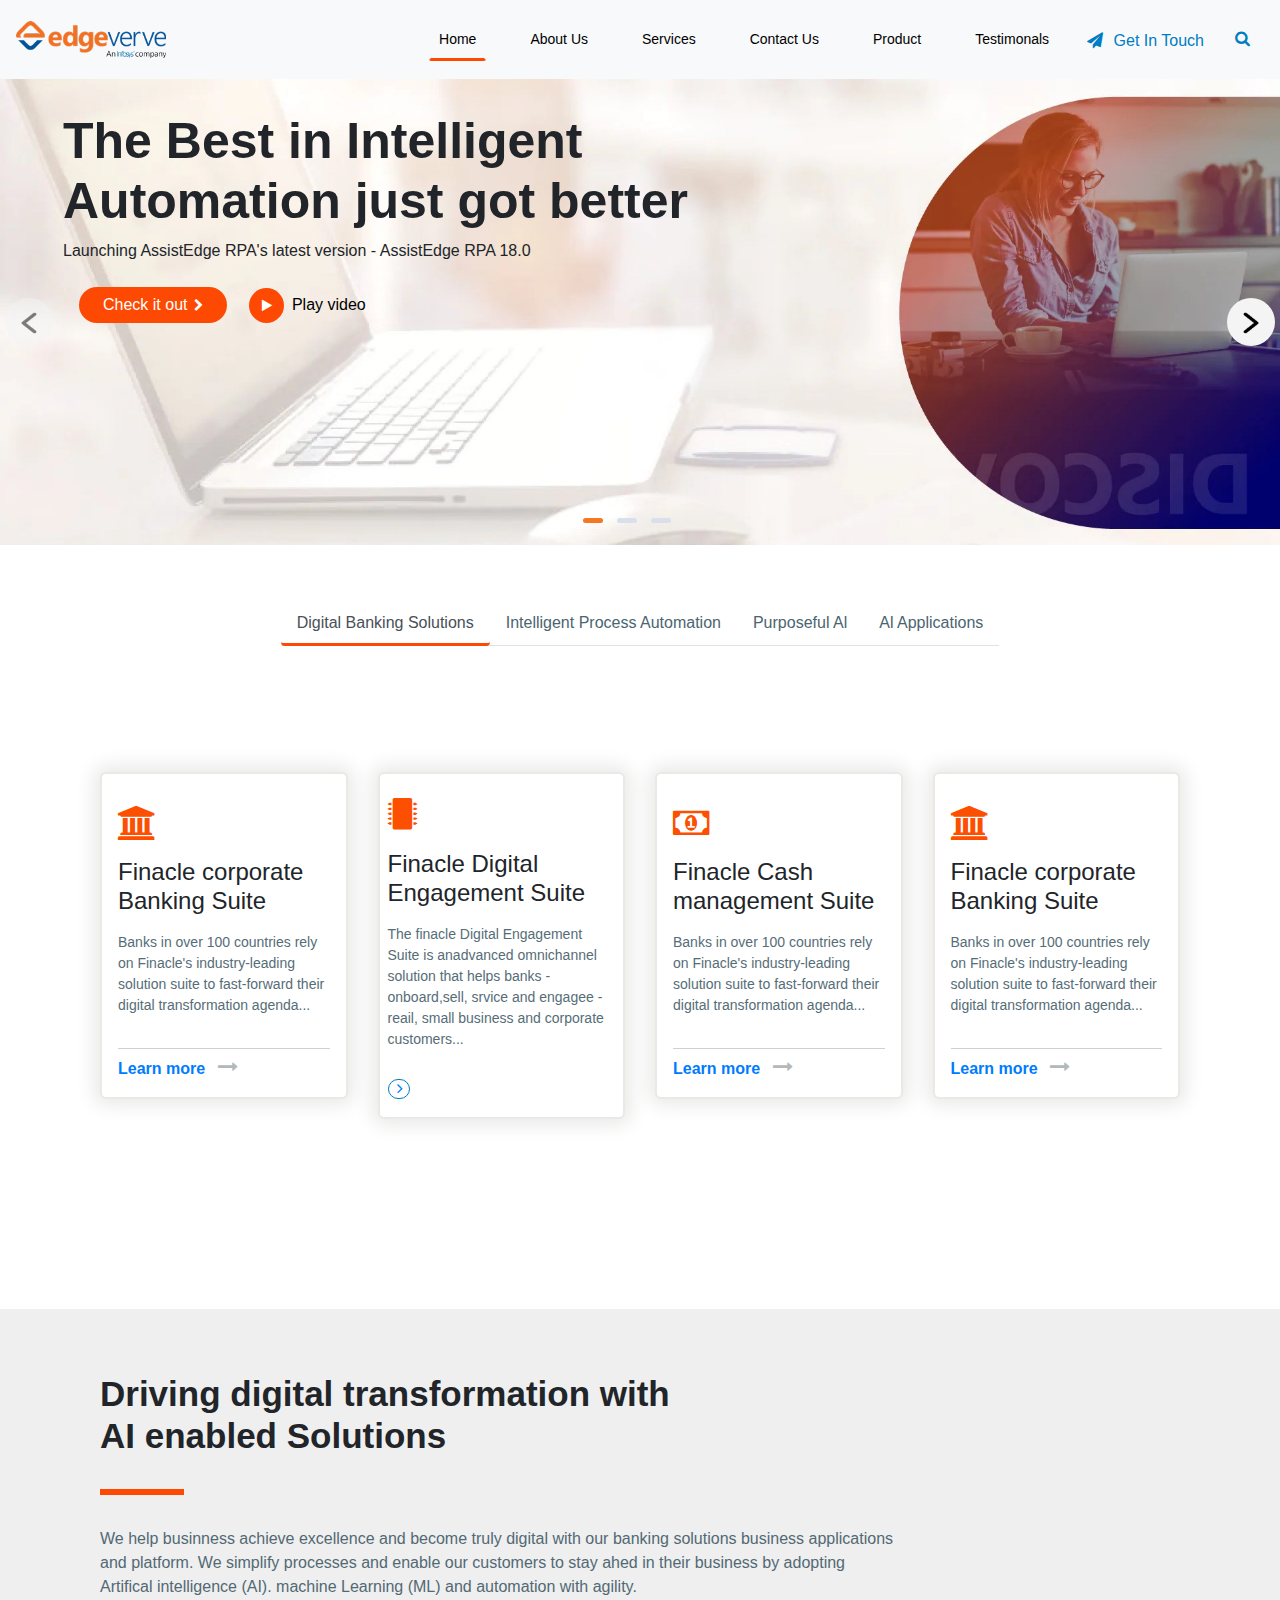
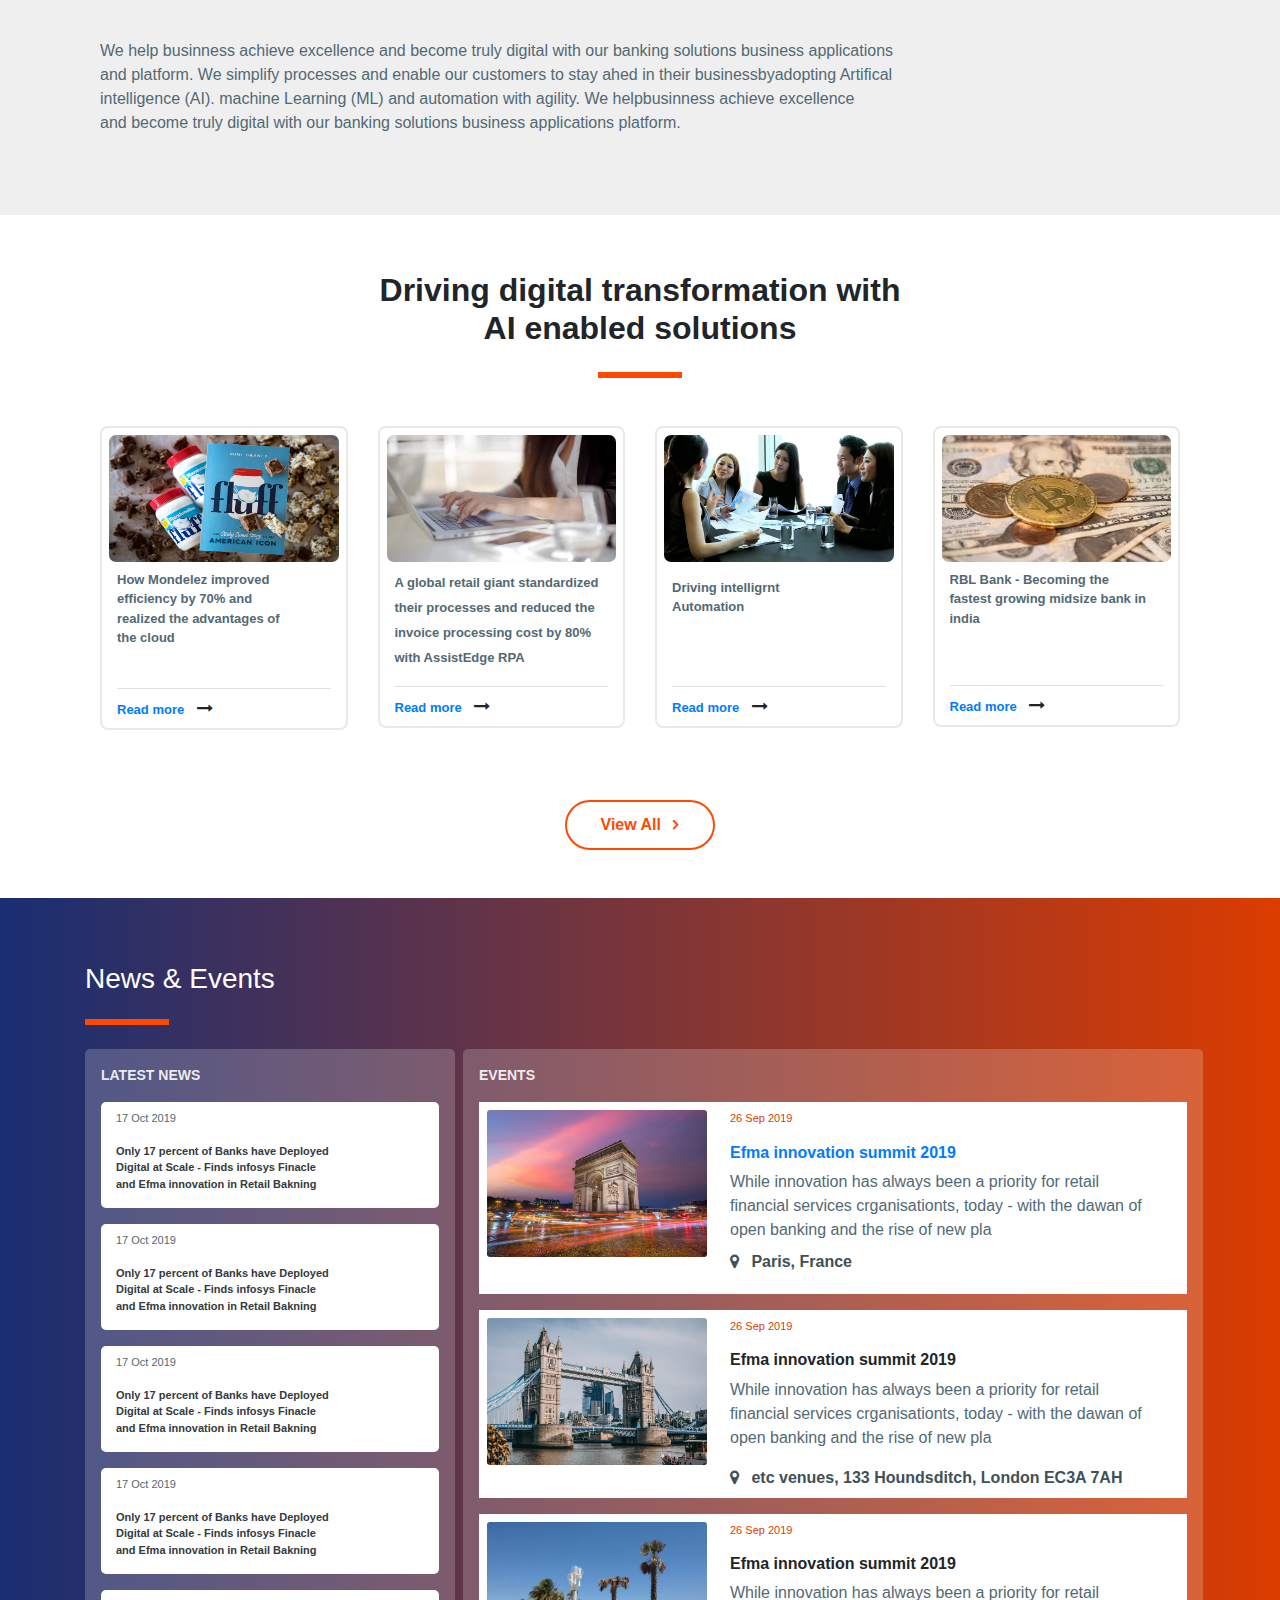
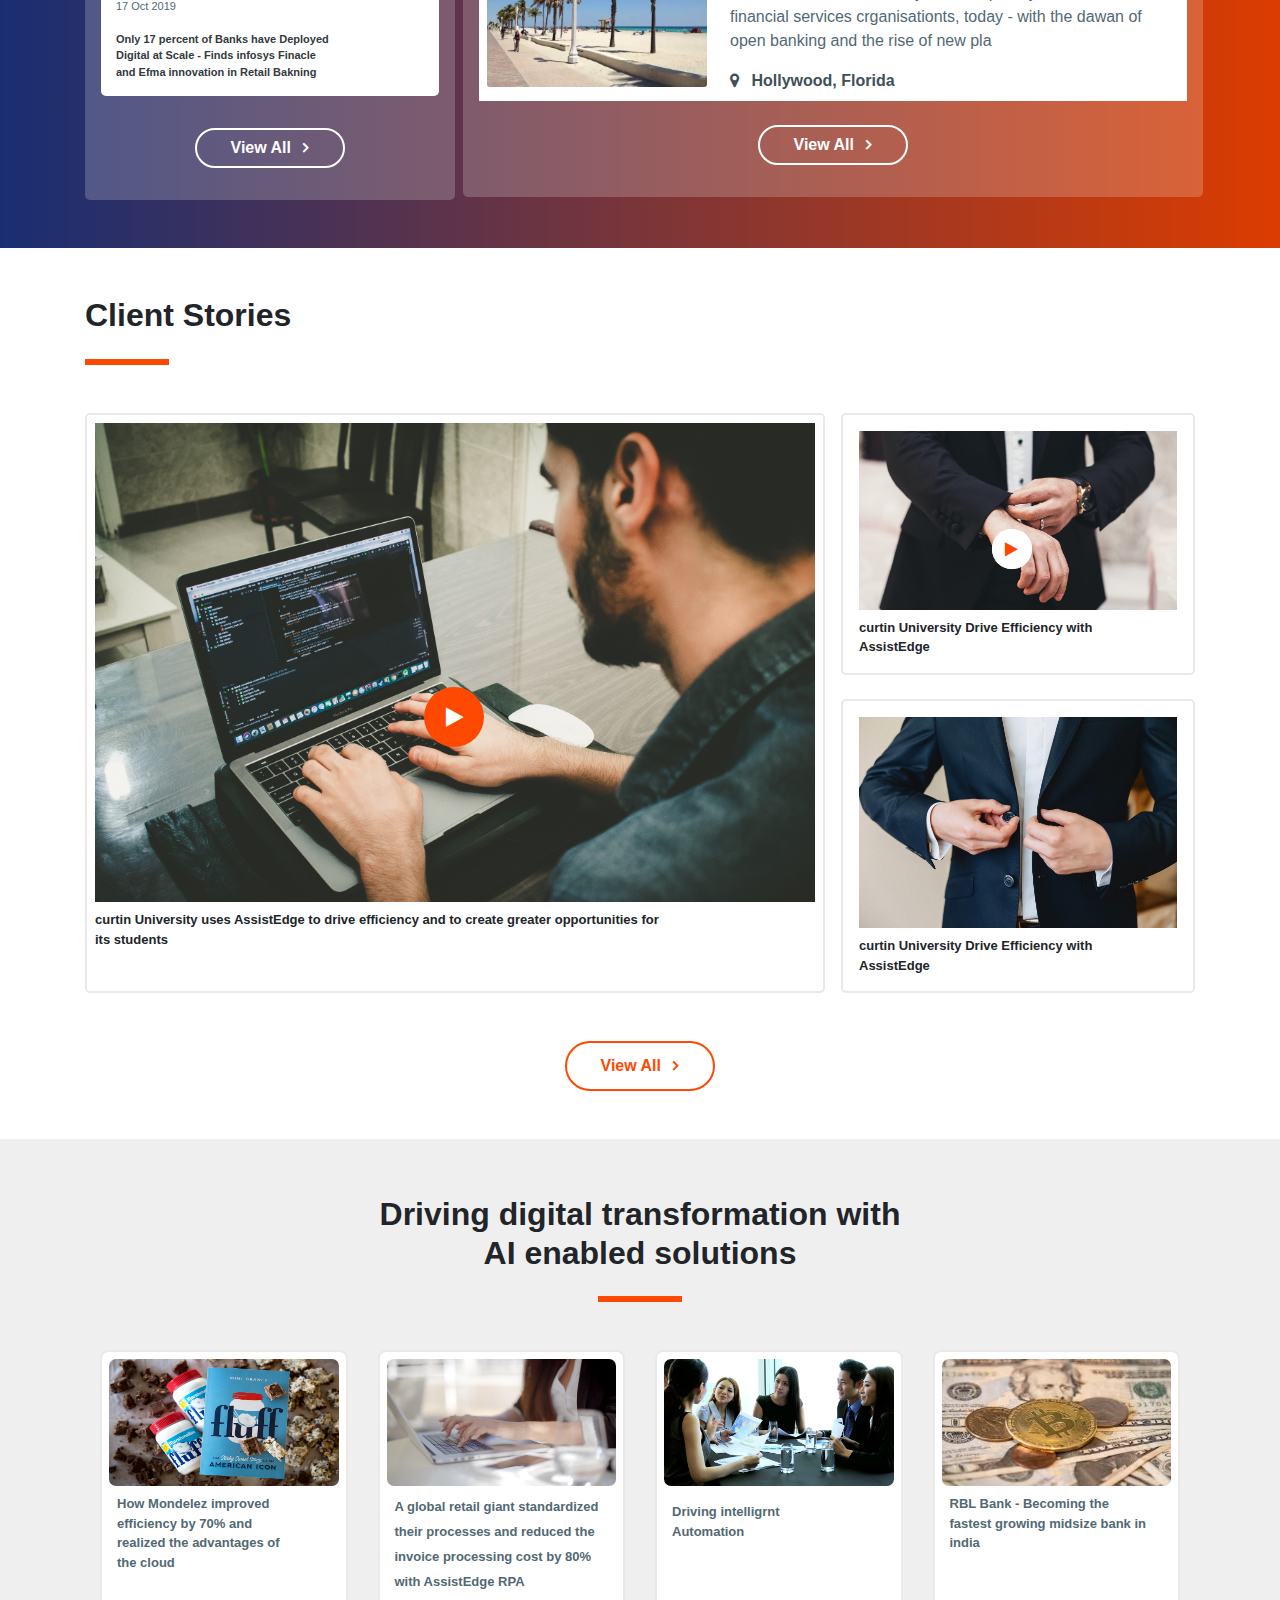
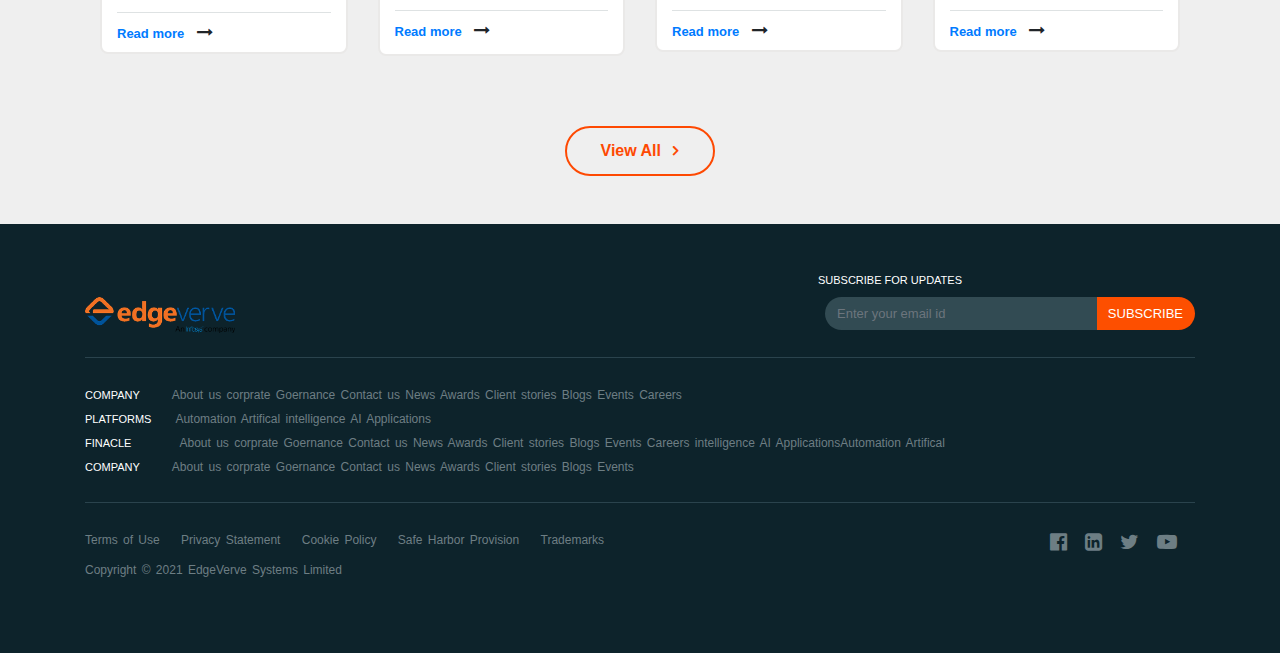
<file: index.html>
<!DOCTYPE html>
<html>

<head>
  <title>Edgeverve</title>
  <meta charset="utf-8">
  <meta name="viewport" content="width=device-width, initial-scale=1">
  <link rel="stylesheet" href="https://maxcdn.bootstrapcdn.com/bootstrap/4.5.2/css/bootstrap.min.css">
  <link rel="stylesheet" href="css/owlcarousel_styles/owl.carousel.min.css">
  <link rel="stylesheet" href="css/owlcarousel_styles/owl.theme.default.min.css">
  <link rel="stylesheet" href="https://cdnjs.cloudflare.com/ajax/libs/font-awesome/4.7.0/css/font-awesome.min.css">
  <link href="https://unpkg.com/aos@2.3.1/dist/aos.css" rel="stylesheet">
  <link rel="stylesheet" href="css/index.css">

  <script src="https://ajax.googleapis.com/ajax/libs/jquery/3.5.1/jquery.min.js"></script>
  <script src="https://cdnjs.cloudflare.com/ajax/libs/popper.js/1.16.0/umd/popper.min.js"></script>
  <script src="https://maxcdn.bootstrapcdn.com/bootstrap/4.5.2/js/bootstrap.min.js"></script>
  <script src="https://unpkg.com/aos@2.3.1/dist/aos.js"></script>
  <script src="js/owlcarousel_js/owl.carousel.min.js"></script>
  <script src="js/owlcarousel_js/main.js"></script>
</head>

<body>
  <a href="javascript:" id="return-to-top"><i class="fa fa-arrow-up"></i></a>
  <section class="menu-section nav-menu">
    <div class="container-fluid p-0">
      <nav class="navbar py-0 navbar-expand-lg bg-light navbar-light py-3">
        <a class="navbar-brand" href="#">
          <img src="images/edgeverve_logo.png" class="" alt="">
        </a>
        <button class="navbar-toggler" type="button" data-toggle="collapse" data-target="#collapsibleNavbar" >
          <span class="navbar-toggler-icon"></span>
          <!-- <i class="fa fa-times"></i> -->
        </button>
        <div class="collapse navbar-collapse" id="collapsibleNavbar">
          <ul class="navbar-nav ml-auto d-lg-flex flex-lg-row flex-lg-wrap align-items-lg-center ">
            <li class="nav-item px-3">
              <a class="nav-link font-size-14" aria-controls="nav-home" aria-selected="true" href="index.html">Home</a>
            </li>
            <li class="nav-item px-3">
              <a class="nav-link font-size-14" href="about.html">About Us</a>
            </li>
            <li class="nav-item px-3">
              <a class="nav-link font-size-14" aria-controls="nav-services" aria-selected="false"
                href="services.html">Services</a>
            </li>
            <li class="nav-item px-3">
              <a class="nav-link font-size-14" href="contact.html">Contact Us</a>
            </li>
            <li class="nav-item px-3">
              <a class="nav-link font-size-14" href="product.html">Product</a>
            </li>
            <li class="nav-item px-3">
              <a class="nav-link font-size-14" href="test.html">Testimonals</a>
            </li>

            <li class="nav-item getintouch m-0">
              <a class="nav-link color-blue text-underline" href="#form-section"><i class="fa fa-paper-plane"
                  aria-hidden="true"></i>
                <button type="button" class="color-blue border-0" data-toggle="modal" data-target="#myModal1">
                  Get In Touch
                </button></a>
            </li>
            <div class="header-search-wrapper">
              <span class="search-main">
                <i class="fa fa-search"></i>
              </span>
              <div class="search-form-main clearfix">
                <form role="search" method="get" class="search-form" action="sitename.com/">
                  <label>
                    <input type="search" class="search-field" placeholder="Search …" value="" name="s">
                    <button class="search-submit border-0" type="submit"><i class="fa fa-search"></i></button>
                  </label>
                </form>
              </div>
            </div>
          </ul>
        </div>
      </nav>
    </div>
  </section>
  <section class="banner-section">
    <div class="container-fluid">
      <div class="row">
        <div class="owl-carousel owl-theme bannerr-carousell">
          <div class="item">
            <img src="images/discover-banner-bgs.jpg" class="img-fluid" alt="">
            <div class="col-lg-12 text-on-image py-md-4 pl-lg-5 p-0">
              <div class="col-lg-12 py-2">
                <h1 class="h1-style">The Best in Intelligent <br> Automation just got better</h1>
                <p class="para-style">Launching AssistEdge RPA's <br class="d-md-none d-block"> latest version -
                  AssistEdge RPA 18.0 </p>
              </div>
              <div class="col-12 d-none d-md-block">
                <div
                  class="col-12 button-div pl-3 mr-0 pr-0 color-white d-flex flex-row flex-wrap justify-content-start align-items-start">
                  <a href="about.html#bound" class="btn btn-primary bg-dark-light px-4 font-sm-8 font-md-16">Check it
                    out <i class="fa fa-chevron-right" aria-hidden="true"></i></a>
                  <div class="col-6 play-button-holder pl-3 font-color-black">
                    <!-- Button trigger modal -->
                    <button type="button" class="border-0  text-center" style="background: none;" data-toggle="modal"
                      data-target="#exampleModalCenter" id="signin-2">
                      <a href="#"
                        class="play-button color-white mr-2 d-inline-flex flex-wrap flex-row justify-content-center align-items-center"><i
                          class="fa fa-play" aria-hidden="true"></i></a>Play video
                    </button>
                  </div>
                </div>
              </div>
            </div>
          </div>
          <div class="item">
            <img src="images/rpa-stuck-girl-bgs.webp" class="img-fluid" alt="">
            <div class="col-lg-12 text-on-image py-md-4 pl-lg-5 p-0">
              <div class="col-lg-12 py-2 pb-3">
                <h1 class="h1-style color-white">The Best in Intelligent <br> Automation just got better</h1>
                <p class="para-style color-white">Launching AssistEdge RPA's latest version - AssistEdge RPA 18.0 </p>
              </div>
              <div class="col-12 d-none d-md-block">
                <div
                  class="col-12 button-div pl-3 mr-0 pr-0 color-white d-flex flex-row flex-wrap justify-content-start align-items-start">
                  <a href="about.html#bound" class="btn btn-primary bg-dark-light px-4 font-sm-8 font-md-16">Check it
                    out <i class="fa fa-chevron-right" aria-hidden="true"></i></a>
                  <div class="col-6 play-button-holder pl-3 font-color-black">
                    <!-- Button trigger modal -->
                    <button type="button" class="border-0 text-white text-center" style="background: none;"
                      data-toggle="modal" data-target="#exampleModalCenter" id="signin-2">
                      <a href="#"
                        class="play-button text-white mr-2 d-inline-flex flex-wrap flex-row justify-content-center align-items-center"><i
                          class="fa fa-play" aria-hidden="true"></i></a>Play video
                    </button>
                  </div>
                </div>
              </div>
            </div>
          </div>
          <div class="item">
            <img src="images/rpa-stuck-guy-bgs.webp" class="img-fluid" alt="">
            <div class="col-lg-12 text-on-image py-md-4 pl-lg-5">
              <div class="col-lg-12 pb-3 py-2">
                <h1 class="h1-style color-white">The Best in Intelligent <br> Automation just got better</h1>
                <p class="para-style color-white">Launching AssistEdge RPA's latest version - AssistEdge RPA 18.0 </p>
              </div>
              <div class="col-12 d-none d-md-block">
                <div
                  class="col-12 button-div pl-3 mr-0 pr-0 color-white d-flex flex-row flex-wrap justify-content-start align-items-start">
                  <a href="about.html#bound" class="btn btn-primary bg-dark-light px-4 font-sm-8 font-md-16">Check it
                    out <i class="fa fa-chevron-right" aria-hidden="true"></i></a>
                  <div class="col-6 play-button-holder pl-3 font-color-black">
                    <!-- Button trigger modal -->
                    <button type="button" class="border-0 text-white text-center" style="background: none;"
                      data-toggle="modal" data-target="#exampleModalCenter" id="signin-2">
                      <a href="#"
                        class="play-button color-white mr-2 text-white d-inline-flex flex-wrap flex-row justify-content-center align-items-center"><i
                          class="fa fa-play" aria-hidden="true"></i></a>Play video
                    </button>
                  </div>
                </div>
              </div>
            </div>
          </div>
        </div>
      </div>
    </div>
  </section>
  <section class="digital-section py-5" id="digital-section">
    <div class="container">
      <div class="col-lg-12 p-0">
        <nav class="d-lg-flex flex-row flex-wrap justify-content-center border-0">
          <div class="digital-four border-0 ">
            <div class="nav nav-tabs bdr-ornge" id="nav-tab" role="tablist">
              <a class="nav-item nav-link active bb bdr-ornge" id="nav-home-tab" data-toggle="tab" href="#nav-home"
                role="tab" aria-controls="nav-home" aria-selected="true">Digital Banking Solutions</a>
              <a class="nav-item nav-link border-0" id="nav-profile-tab" data-toggle="tab" href="#nav-profile"
                role="tab" aria-controls="nav-profile" aria-selected="false">Intelligent Process Automation</a>
              <a class="nav-item nav-link border-0 bdr-ornge" id="nav-contact-tab" data-toggle="tab" href="#nav-contact"
                role="tab" aria-controls="nav-contact" aria-selected="false">Purposeful Al</a>
              <a class="nav-item nav-link border-0 bdr-ornge" id="nav-al-tab" data-toggle="tab" href="#nav-al"
                role="tab" aria-controls="nav-al" aria-selected="false">Al Applications</a>
            </div>
          </div>
        </nav>
        <div class="tab-content" id="nav-tabContent">
          <div class="tab-pane fade show active" id="nav-home" role="tabpanel" aria-labelledby="nav-home-tab">
            <div class="finacle-four-boxs col-lg-12 d-flex flex-row flex-wrap justify-content-between py-5 px-0">
              <div class="col-lg-3 mb-3 col-md-6 ">
                <div class=" p-3 box-1 four-box-container">
                  <div class="icon-box py-3"><i class="fa fa-university"></i></div>
                  <div class="four-boxs-heading pb-2 ">
                    <h4>Finacle corporate Banking Suite</h4>
                  </div>
                  <div class="four-boxs-content pb-3 ">
                    <p>Banks in over 100 countries rely on Finacle's industry-leading
                      solution suite to fast-forward their digital transformation agenda...
                    </p>
                  </div>
                  <div class="four-box-learn pt-2">
                    <a href="#news-section">Learn more</a>
                    <i class="fa fa-long-arrow-right pl-2"></i>
                  </div>
                </div>
              </div>
              <div class="col-lg-3 mb-3 col-md-6 ">
                <div class=" box-1 four-box-container p-2">
                  <div class="icon-box py-3"><i class="fa fa-microchip"></i></div>
                  <div class="four-boxs-heading pb-2">
                    <h4>Finacle Digital Engagement Suite</h4>
                  </div>
                  <div class="four-boxs-content border-0 pb-2">
                    <p class="m-0">The finacle Digital Engagement Suite is anadvanced omnichannel
                      solution that helps banks -onboard,sell, srvice and engagee - reail, small business and corporate
                      customers...
                    </p>
                  </div>
                  <div class="four-box-learn  padding-t pb-2">
                    <a href="#"><i class="fa fa-angle-right bdr-blue "></i></a>
                  </div>
                </div>
              </div>
              <div class="col-lg-3 mb-3 col-md-6 ">
                <div class=" p-3 box-1 four-box-container">
                  <div class="icon-box py-3"><i class="fa fa-money"></i></div>
                  <div class="four-boxs-heading pb-2 ">
                    <h4>Finacle Cash management Suite</h4>
                  </div>
                  <div class="four-boxs-content pb-3 ">
                    <p>Banks in over 100 countries rely on Finacle's industry-leading
                      solution suite to fast-forward their digital transformation agenda...
                    </p>
                  </div>
                  <div class="four-box-learn pt-2">
                    <a href="#">Learn more</a>
                    <i class="fa fa-long-arrow-right pl-2"></i>
                  </div>
                </div>
              </div>
              <div class="col-lg-3 mb-3 col-md-6 ">
                <div class=" p-3 box-1 four-box-container">
                  <div class="icon-box py-3"><i class="fa fa-university"></i></div>
                  <div class="four-boxs-heading pb-2 ">
                    <h4>Finacle corporate Banking Suite</h4>
                  </div>
                  <div class="four-boxs-content pb-3 ">
                    <p>Banks in over 100 countries rely on Finacle's industry-leading
                      solution suite to fast-forward their digital transformation agenda...
                    </p>
                  </div>
                  <div class="four-box-learn pt-2">
                    <a href="#">Learn more</a>
                    <i class="fa fa-long-arrow-right pl-2"></i>
                  </div>
                </div>
              </div>
            </div>
          </div>
          <div class="tab-pane fade" id="nav-profile" role="tabpanel" aria-labelledby="nav-profile-tab">
            <div class="finacle-four-boxs col-lg-12 d-flex flex-row flex-wrap justify-content-between py-5">
              <div class="col-lg-3 mb-3 col-md-6 ">
                <div class=" p-3 box-1 four-box-container">
                  <div class="icon-box py-3"><i class="fa fa-university"></i></div>
                  <div class="four-boxs-heading pb-2 ">
                    <h4>Finacle corporate Banking Suite</h4>
                  </div>
                  <div class="four-boxs-content pb-3 ">
                    <p>Banks in over 100 countries rely on Finacle's industry-leading
                      solution suite to fast-forward their digital transformation agenda...
                    </p>
                  </div>
                  <div class="four-box-learn pt-2">
                    <a href="#">Learn more</a>
                    <i class="fa fa-long-arrow-right pl-2"></i>
                  </div>
                </div>
              </div>
              <div class="col-lg-3 mb-3 col-md-6 ">
                <div class=" box-1 four-box-container p-2">
                  <div class="icon-box py-3"><i class="fa fa-microchip"></i></div>
                  <div class="four-boxs-heading pb-2">
                    <h4>Finacle Digital Engagement Suite</h4>
                  </div>
                  <div class="four-boxs-content border-0 pb-2">
                    <p class="m-0">The finacle Digital Engagement Suite is anadvanced omnichannel
                      solution that helps banks -
                      onboard,
                      sell, srvice and engagee - reail, small business and corporate customers...
                    </p>
                  </div>
                  <div class="four-box-learn pt-3 pb-2">
                    <a href="#"><i class="fa fa-angle-right bdr-blue "></i></a>
                  </div>
                </div>
              </div>
              <div class="col-lg-3 mb-3 col-md-6 ">
                <div class=" p-3 box-1 four-box-container">
                  <div class="icon-box py-3"><i class="fa fa-money"></i></div>
                  <div class="four-boxs-heading pb-2 ">
                    <h4>Finacle corporate Banking Suite</h4>
                  </div>
                  <div class="four-boxs-content pb-3 ">
                    <p>Banks in over 100 countries rely on Finacle's industry-leading
                      solution suite to fast-forward their digital transformation agenda...
                    </p>
                  </div>
                  <div class="four-box-learn pt-2">
                    <a href="#">Learn more</a>
                    <i class="fa fa-long-arrow-right pl-2"></i>
                  </div>
                </div>
              </div>
              <div class="col-lg-3 mb-3 col-md-6 ">
                <div class=" p-3 box-1 four-box-container">
                  <div class="icon-box py-3"><i class="fa fa-university"></i></div>
                  <div class="four-boxs-heading pb-2 ">
                    <h4>Finacle corporate Banking Suite</h4>
                  </div>
                  <div class="four-boxs-content pb-3 ">
                    <p>Banks in over 100 countries rely on Finacle's industry-leading
                      solution suite to fast-forward their digital transformation agenda...
                    </p>
                  </div>
                  <div class="four-box-learn pt-2">
                    <a href="#">Learn more</a>
                    <i class="fa fa-long-arrow-right pl-2"></i>
                  </div>
                </div>
              </div>
            </div>
          </div>
          <div class="tab-pane fade" id="nav-contact" role="tabpanel" aria-labelledby="nav-contact-tab">
            <div class="finacle-four-boxs col-lg-12 d-flex flex-row flex-wrap justify-content-between py-5">
              <div class="col-lg-3 mb-3 col-md-6 ">
                <div class=" p-3 box-1 four-box-container">
                  <div class="icon-box py-3"><i class="fa fa-university"></i></div>
                  <div class="four-boxs-heading pb-2 ">
                    <h4>Finacle corporate Banking Suite</h4>
                  </div>
                  <div class="four-boxs-content pb-3 ">
                    <p>Banks in over 100 countries rely on Finacle's industry-leading
                      solution suite to fast-forward their digital transformation agenda...
                    </p>
                  </div>
                  <div class="four-box-learn pt-2">
                    <a href="#">Learn more</a>
                    <i class="fa fa-long-arrow-right pl-2"></i>
                  </div>
                </div>
              </div>
              <div class="col-lg-3 mb-3 col-md-6 ">
                <div class=" box-1 four-box-container p-2">
                  <div class="icon-box py-3"><i class="fa fa-microchip"></i></div>
                  <div class="four-boxs-heading pb-2">
                    <h4>Finacle Digital Engagement Suite</h4>
                  </div>
                  <div class="four-boxs-content border-0 pb-2">
                    <p class="m-0">The finacle Digital Engagement Suite is anadvanced omnichannel
                      solution that helps banks -
                      onboard,
                      sell, srvice and engagee - reail, small business and corporate customers...
                    </p>
                  </div>
                  <div class="four-box-learn padding-t pb-2">
                    <a href="#"><i class="fa fa-angle-right bdr-blue "></i></a>
                  </div>
                </div>
              </div>
              <div class="col-lg-3 mb-3 col-md-6 ">
                <div class=" p-3 box-1 four-box-container">
                  <div class="icon-box py-3"><i class="fa fa-money"></i></div>
                  <div class="four-boxs-heading pb-2 ">
                    <h4>Finacle corporate Banking Suite</h4>
                  </div>
                  <div class="four-boxs-content pb-3 ">
                    <p>Banks in over 100 countries rely on Finacle's industry-leading
                      solution suite to fast-forward their digital transformation agenda...
                    </p>
                  </div>
                  <div class="four-box-learn pt-2">
                    <a href="#">Learn more</a>
                    <i class="fa fa-long-arrow-right pl-2"></i>
                  </div>
                </div>
              </div>
              <div class="col-lg-3 mb-3 col-md-6 ">
                <div class=" p-3 box-1 four-box-container">
                  <div class="icon-box py-3"><i class="fa fa-university"></i></div>
                  <div class="four-boxs-heading pb-2 ">
                    <h4>Finacle corporate Banking Suite</h4>
                  </div>
                  <div class="four-boxs-content pb-3 ">
                    <p>Banks in over 100 countries rely on Finacle's industry-leading
                      solution suite to fast-forward their digital transformation agenda...
                    </p>
                  </div>
                  <div class="four-box-learn pt-2">
                    <a href="#">Learn more</a>
                    <i class="fa fa-long-arrow-right pl-2"></i>
                  </div>
                </div>
              </div>
            </div>
          </div>
          <div class="tab-pane fade" id="nav-al" role="tabpanel" aria-labelledby="nav-al-tab">
            <div class="finacle-four-boxs col-lg-12 d-flex flex-row flex-wrap justify-content-between py-5">
              <div class="col-lg-3 mb-3 col-md-6 ">
                <div class=" p-3 box-1 four-box-container">
                  <div class="icon-box py-3"><i class="fa fa-university"></i></div>
                  <div class="four-boxs-heading pb-2 ">
                    <h4>Finacle corporate Banking Suite</h4>
                  </div>
                  <div class="four-boxs-content pb-3 ">
                    <p>Banks in over 100 countries rely on Finacle's industry-leading
                      solution suite to fast-forward their digital transformation agenda...
                    </p>
                  </div>
                  <div class="four-box-learn pt-2">
                    <a href="#">Learn more</a>
                    <i class="fa fa-long-arrow-right pl-2"></i>
                  </div>
                </div>
              </div>
              <div class="col-lg-3 mb-3 col-md-6 ">
                <div class=" box-1 four-box-container p-2">
                  <div class="icon-box py-3"><i class="fa fa-microchip"></i></div>
                  <div class="four-boxs-heading pb-2">
                    <h4>Finacle Digital Engagement Suite</h4>
                  </div>
                  <div class="four-boxs-content border-0 pb-2">
                    <p class="m-0">The finacle Digital Engagement Suite is anadvanced omnichannel
                      solution that helps banks -
                      onboard,
                      sell, srvice and engagee - reail, small business and corporate customers...
                    </p>
                  </div>
                  <div class="four-box-learn padding-t">
                    <a href="#"><i class="fa fa-angle-right bdr-blue "></i></a>
                  </div>
                </div>
              </div>
              <div class="col-lg-3 mb-3 col-md-6 ">
                <div class=" p-3 box-1 four-box-container">
                  <div class="icon-box py-3"><i class="fa fa-money"></i></div>
                  <div class="four-boxs-heading pb-2 ">
                    <h4>Finacle corporate Banking Suite</h4>
                  </div>
                  <div class="four-boxs-content pb-3 ">
                    <p>Banks in over 100 countries rely on Finacle's industry-leading
                      solution suite to fast-forward their digital transformation agenda...
                    </p>
                  </div>
                  <div class="four-box-learn pt-2">
                    <a href="#">Learn more</a>
                    <i class="fa fa-long-arrow-right pl-2"></i>
                  </div>
                </div>
              </div>
              <div class="col-lg-3 mb-3 col-md-6 ">
                <div class=" p-3 box-1 four-box-container">
                  <div class="icon-box py-3"><i class="fa fa-university"></i></div>
                  <div class="four-boxs-heading pb-2 ">
                    <h4>Finacle corporate Banking Suite</h4>
                  </div>
                  <div class="four-boxs-content pb-3 ">
                    <p>Banks in over 100 countries rely on Finacle's industry-leading
                      solution suite to fast-forward their digital transformation agenda...
                    </p>
                  </div>
                  <div class="four-box-learn pt-2">
                    <a href="#">Learn more</a>
                    <i class="fa fa-long-arrow-right pl-2"></i>
                  </div>
                </div>
              </div>
            </div>
          </div>
        </div>
      </div>
    </div>
    </div>
  </section>
  <section class="driving-section py-5">
    <div class="container">
      <div class="driving-container col-lg-12 py-3">
        <div class="driving-heading col-lg-7 pb-4 p-0" id="driving-heading">
          <h1 class="font-weight-bolder">Driving digital transformation with<br> AI enabled Solutions</h1>
        </div>
        <div class="driving-border mb-4">

        </div>
        <div class="driving-content pt-2">
          <p>We help businness achieve excellence and become truly digital with our banking solutions business
            applications<br> and platform. We simplify processes and enable our customers to stay ahed in their business
            by
            adopting<br> Artifical intelligence (AI). machine Learning (ML)
            and automation with agility. </p><br>
          <p>We help businness achieve excellence and become truly digital with our banking solutions business
            applications<br> and platform. We simplify processes and enable our customers to stay ahed in their
            businessbyadopting Artifical<br> intelligence (AI). machine Learning (ML) and automation with agility. We
            helpbusinness achieve excellence<br> and become truly digital with our banking solutions business
            applications platform.</p>
        </div>
      </div>
    </div>
  </section>
  <section class="py-5 ai-section">
    <div class="container">
      <div class="col-lg-12 p-0 mx-auto text-center">
        <div class="ai-heading pt-2">
          <h2>Driving digital transformation with<br> AI enabled solutions</h2>
        </div>
        <div class="ai-border mx-auto text-center mt-4"></div>
        <div class="col-lg-12 d-flex flex-row flex-wrap justify-content-between p-0 pt-5">
          <div class="col-lg-3 col-md-6">
            <div class="ai-col">
              <div class="ai-four-img">
                <img src="images/fluff-01.jpg" class="img-fluid w-100" alt="">
              </div>
              <div class="ai-four-content m-2 pb-1 text-left">
                <p class="pb-21">How Mondelez improved<br> efficiency by 70% and<br> realized the advantages of <br>the
                  cloud</p>
              </div>
              <div class="ai-box-learn text-left ml-2">
                <a href="#">Read more</a>
                <i class="fa fa-long-arrow-right pl-2"></i>
              </div>
            </div>
          </div>
          <div class="col-lg-3 col-md-6">
            <div class="ai-col">
              <div class="ai-four-img">
                <img src="images/girl.jpg" class="img-fluid w-100" alt="">
              </div>
              <div class="ai-four-content m-2 pb-1 pb-md-4 pb-lg-0 text-left">
                <p class="line-height">A global retail giant standardized their processes and reduced the invoice
                  processing
                  cost
                  by 80%
                  with AssistEdge RPA </p>
              </div>
              <div class="ai-box-learn text-left ml-2">
                <a href="#">Read more</a>
                <i class="fa fa-long-arrow-right pl-2"></i>
              </div>
            </div>
          </div>
          <div class="col-lg-3 col-md-6">
            <div class="ai-col">
              <div class="ai-four-img pb-md-4 pb-lg-0">
                <img src="images/group.jpg" class="img-fluid w-100" alt="">
              </div>
              <div class="ai-four-content pb-53 m-2 pt-2  text-left">
                <p>Driving intelligrnt<br> Automation </p>
              </div>
              <div class="ai-box-learn text-left ml-2">
                <a href="#">Read more</a>
                <i class="fa fa-long-arrow-right pl-2"></i>
              </div>
            </div>
          </div>
          <div class="col-lg-3 col-md-6">
            <div class="ai-col">
              <div class="ai-four-img">
                <img src="images/dollor.jpg" class="img-fluid w-100" alt="">
              </div>
              <div class="ai-four-content m-2 pb-1 text-left">
                <p class="pb-37 line-height-23">RBL Bank - Becoming the <br>fastest growing midsize bank in india</p>
              </div>
              <div class="ai-box-learn text-left ml-2">
                <a href="#">Read more</a>
                <i class="fa fa-long-arrow-right pl-2"></i>
              </div>
            </div>
          </div>
          <div class="button-check pt-md-5 text-center mx-auto">
            <button>View All <i class="fa fa-angle-right pl-2 font-weight-bold"></i></button>
          </div>
        </div>
      </div>
  </section>
  <section class="news-section py-5" id="news-section">
    <div class="container">
      <div class="col-lg-12 p-0 pt-3">
        <div class="news-heading">
          <h3 class="text-white">News & Events</h3>
        </div>
        <div class="ai-border mt-4"></div>
        <div class="col-lg-12 d-lg-flex flex-row flex-wrap  p-0">
          <div class="col-lg-4 p-0 news-container mt-4 p-3 code--left aos-init aos-animate">
            <p class="news font-weight-bold">LATEST NEWS</p>
            <div class="news-boxs bg-white col-12">
              <p class="news-date pt-2">
                17 Oct 2019
              </p>
              <p class="news-content pb-3
               text-dark">Only 17 percent of Banks have Deployed <br>
                Digital at Scale - Finds infosys Finacle<br>
                and Efma innovation in Retail Bakning </p>
            </div>
            <div class="news-boxs bg-white col-12">
              <p class="news-date pt-2">
                17 Oct 2019
              </p>
              <p class="news-content pb-3
               text-dark">Only 17 percent of Banks have Deployed <br>
                Digital at Scale - Finds infosys Finacle<br>
                and Efma innovation in Retail Bakning </p>
            </div>
            <div class="news-boxs bg-white col-12">
              <p class="news-date pt-2">
                17 Oct 2019
              </p>
              <p class="news-content pb-3
               text-dark">Only 17 percent of Banks have Deployed <br>
                Digital at Scale - Finds infosys Finacle<br>
                and Efma innovation in Retail Bakning </p>
            </div>
            <div class="news-boxs bg-white col-12">
              <p class="news-date pt-2">
                17 Oct 2019
              </p>
              <p class="news-content pb-3
               text-dark">Only 17 percent of Banks have Deployed <br>
                Digital at Scale - Finds infosys Finacle<br>
                and Efma innovation in Retail Bakning </p>
            </div>
            <div class="news-boxs bg-white col-12">
              <p class="news-date pt-2">
                17 Oct 2019
              </p>
              <p class="news-content pb-3
               text-dark">Only 17 percent of Banks have Deployed <br>
                Digital at Scale - Finds infosys Finacle<br>
                and Efma innovation in Retail Bakning </p>
            </div>
            <div class="button-white py-3 text-center mx-auto">
              <button>View All <i class="fa fa-angle-right pl-2 font-weight-bold"></i></button>
            </div>
          </div>
          <div class=" col-lg-8 mt-4 p-0">
            <div class="events col-lg-12 ml-lg-2 p-3 code--right aos-init aos-animate">
              <p class="news font-weight-bold">EVENTS</p>
              <a href="#digital-section" style="text-decoration: none;">
                <div class=" bg-white col-lg-12 d-lg-flex flex-lg-row flex-lg-wrap p-0">
                  <div class="col-lg-4 p-2 event-img">
                    <img src="images/paris.jpg" class="img-fluid" alt="">
                  </div>
                  <div class="col-lg-8 ">
                    <p class="event-date pt-2">
                      26 Sep 2019
                    </p>
                    <div class="event-heading">
                      <h6>Efma innovation summit 2019</h6>
                    </div>
                    <div class="event-content">
                      <p class="m-0 pb-2">While innovation has always been a priority for retail<br>
                        financial services crganisationts, today - with the dawan of open banking and the rise of new
                        pla
                      </p>
                    </div>
                    <div class="map-container pb-1">
                      <p><i class="fa fa-map-marker pr-2"></i> Paris, France</p>
                    </div>
                  </div>
                </div>
              </a>
              <div class=" bg-white col-lg-12 d-lg-flex flex-lg-row flex-lg-wrap p-0 mt-3">
                <div class="col-lg-4 p-2 event-img">
                  <img src="images/londo.jpg" class="img-fluid" alt="">
                </div>
                <div class="col-lg-8 ">
                  <p class="event-date pt-2">
                    26 Sep 2019
                  </p>
                  <div class="event-heading">
                    <h6>Efma innovation summit 2019</h6>
                  </div>
                  <div class="event-content">
                    <p>While innovation has always been a priority for retail<br>
                      financial services crganisationts, today - with the dawan of open banking and the rise of new
                      pla</p>
                  </div>
                  <div class="map-container pb-2">
                    <p class="m-0"><i class="fa fa-map-marker pr-2"></i> etc venues, 133 Houndsditch, London EC3A 7AH
                    </p>
                  </div>
                </div>
              </div>
              <div class=" bg-white col-lg-12 d-lg-flex flex-lg-row flex-lg-wrap p-0 mt-3">
                <div class="col-lg-4 p-2 event-img">
                  <img src="images/hollwood.jpg" class="img-fluid" alt="">
                </div>
                <div class="col-lg-8 ">
                  <p class="event-date pt-2">
                    26 Sep 2019
                  </p>
                  <div class="event-heading">
                    <h6>Efma innovation summit 2019</h6>
                  </div>
                  <div class="event-content">
                    <p>While innovation has always been a priority for retail<br>
                      financial services crganisationts, today - with the dawan of open banking and the rise of new
                      pla</p>
                  </div>
                  <div class="map-container pb-2">
                    <p class="m-0"><i class="fa fa-map-marker pr-2"></i> Hollywood, Florida</p>
                  </div>
                </div>
              </div>
              <div class="button-white py-3 pt-4 text-center mx-auto">
                <button>View All <i class="fa fa-angle-right pl-2 font-weight-bold"></i></button>
              </div>
            </div>
          </div>
        </div>
      </div>
  </section>
  <section class="client-section py-5">
    <div class="container">
      <div class="col-lg-12 p-0">
        <h2 class="font-weight-bold">Client Stories</h2>
      </div>
      <div class="ai-border  mt-4"></div>
      <div class="col-lg-12 d-lg-flex flex-lg-row flex-lg-wrap p-0 mt-5">
        <div class="col-lg-8 p-0 bdr">
          <div class="col-lg-12 p-2">
            <div class="client-img">
              <img src="images/man-working.jpg" class="img-fluid" alt="">
            </div>
            <div class="client-video-button">
              <!-- Button trigger modal -->
              <button type="button" class="border-0  text-center" style="background: none;" data-toggle="modal"
                data-target="#exampleModalCenter" id="signin-3">
                <a href="#"
                  class="client-play-button color-white mr-2 d-inline-flex flex-wrap flex-row justify-content-center align-items-center"><i
                    class="fa fa-play" aria-hidden="true"></i></a>
              </button>
            </div>
            <div class="client-content">
              <p class="m-0 pt-2">curtin University uses AssistEdge to drive efficiency and to create greater
                opportunities for<br> its students
              </p>
            </div>
          </div>
        </div>
        <div class="col-lg-4 p-0 mt-3 m-lg-0 ">
          <div class="client-right-content pl-lg-3">
            <div class="p-3 bdr">
              <div class="client-img">
                <img src="images/white-suit.jpg" class="img-fluid" alt="">
              </div>
              <div class="client-video-button-2">
                <a href="https://youtu.be/mEquLNr_2_M"
                  class="client-play-button-2 color-white mr-2 d-inline-flex flex-wrap flex-row justify-content-center align-items-center"><i
                    class="fa fa-play" aria-hidden="true"></i></a>
              </div>
              <div class="client-content">
                <p class="m-0 pt-2">curtin University Drive Efficiency with<br> AssistEdge
                </p>
              </div>
            </div>
            <div class="p-3 bdr mt-4">
              <div class="client-img">
                <img src="images/gougles.jpg" class="img-fluid" alt="">
              </div>
              <div class="client-video-button-2">
                <a href="https://youtu.be/mEquLNr_2_M"
                  class="client-play-button-2 color-white mr-2 d-inline-flex flex-wrap flex-row justify-content-center align-items-center"><i
                    class="fa fa-play" aria-hidden="true"></i></a>
              </div>
              <div class="client-content">
                <p class="m-0 pt-2">curtin University Drive Efficiency with<br> AssistEdge
                </p>
              </div>
            </div>
          </div>
        </div>
        <div class="button-check pt-5 text-center mx-auto">
          <button>View All <i class="fa fa-angle-right pl-2 font-weight-bold"></i></button>
        </div>
      </div>
    </div>
  </section>
  <section class="py-5 ai-section " style="background: #efefef;">
    <div class="container">
      <div class="col-lg-12 p-0 mx-auto text-center">
        <div class="ai-heading pt-2">
          <h2>Driving digital transformation with<br> AI enabled solutions</h2>
        </div>
        <div class="ai-border mx-auto text-center mt-4"></div>
        <div class="col-lg-12 d-flex flex-row flex-wrap justify-content-between p-0 pt-5">
          <div class="col-lg-3 col-md-6">
            <div class="ai-col">
              <div class="ai-four-img">
                <img src="images/fluff-01.jpg" class="img-fluid w-100" alt="">
              </div>
              <div class="ai-four-content m-2 pb-1 text-left">
                <p class="pb-21">How Mondelez improved<br> efficiency by 70% and<br> realized the advantages of <br>the
                  cloud</p>
              </div>
              <div class="ai-box-learn text-left ml-2">
                <a href="#">Read more</a>
                <i class="fa fa-long-arrow-right pl-2"></i>
              </div>
            </div>
          </div>
          <div class="col-lg-3 col-md-6">
            <div class="ai-col">
              <div class="ai-four-img">
                <img src="images/girl.jpg" class="img-fluid w-100" alt="">
              </div>
              <div class="ai-four-content m-2 pb-1 pb-md-4 pb-lg-0 text-left">
                <p class="line-height">A global retail giant standardized their processes and reduced the invoice processing
                  cost by 80% with AssistEdge RPA </p>
              </div>
              <div class="ai-box-learn text-left ml-2 pb-md-1">
                <a href="#">Read more</a>
                <i class="fa fa-long-arrow-right pl-2"></i>
              </div>
            </div>
          </div>
          <div class="col-lg-3 col-md-6">
            <div class="ai-col">
              <div class="ai-four-img pb-md-4 pb-lg-0">
                <img src="images/group.jpg" class="img-fluid w-100" alt="">
              </div>
              <div class="ai-four-content pb-53 m-2 pt-2  text-left">
                <p>Driving intelligrnt<br> Automation </p>
              </div>
              <div class="ai-box-learn text-left ml-2">
                <a href="#">Read more</a>
                <i class="fa fa-long-arrow-right pl-2"></i>
              </div>
            </div>
          </div>
          <div class="col-lg-3 col-md-6">
            <div class="ai-col">
              <div class="ai-four-img">
                <img src="images/dollor.jpg" class="img-fluid w-100" alt="">
              </div>
              <div class="ai-four-content m-2 pb-1 text-left">
                <p class="pb-37 line-height-23">RBL Bank - Becoming the <br>fastest growing midsize bank in india</p>
              </div>
              <div class="ai-box-learn text-left ml-2">
                <a href="#">Read more</a>
                <i class="fa fa-long-arrow-right pl-2"></i>
              </div>
            </div>
          </div>
          <div class="button-check pt-md-5 text-center mx-auto">
            <button style="background: #efefef;">View All <i
                class="fa fa-angle-right pl-2 font-weight-bold"></i></button>
          </div>
        </div>
      </div>
    </div>
  </section>
  <footer class="footer py-5">
    <div class="container">
      <div class="col-lg-10 p-0 pr-5 d-none d-md-block">
        <div class=" d-flex justify-content-lg-end justify-content-center">
          <label for="basic-url" class="text-white span-h">SUBSCRIBE FOR UPDATES</label>
        </div>
      </div>
      <div class="col-lg-12 d-md-flex flex-row flex-wrap justify-content-between footer-logo-container pb-4 p-0">
        <div class="footer-logo col-lg-8 col-4 p-0 pb-4 pb-md-0 ">
          <img src="images/edgeverve_logo.png" alt="">
        </div>
        <div class="col-lg-4 col-md-8 p-0">
          <div class="col-lg-10  p-0  pr-lg-5 d-block d-md-none">
            <label for="basic-url" class="text-white span-h">SUBSCRIBE FOR UPDATES</label>
          </div>
          <div class="input-group " style="border-radius: 20px;">
            <input type="text" class="form-control border-0"
              style="background: #324b53; border-radius: 20px 0px 0px 20px; font-size: 13px;"
              placeholder="Enter your email id" aria-label="Recipient's username" aria-describedby="basic-addon2">
            <div class="input-group-append">
              <span class="input-group-text text-white border-0"
                style="background: #fd4f00; border-radius: 0px 20px 20px 0px; font-size: 13px;"
                id="basic-addon2">SUBSCRIBE</span>
            </div>
          </div>
        </div>
      </div>
      <div class="col-lg-12 d-lg-flex flex-lg-row flex-lg-wrap p-0">
        <div class="col-lg-12 footer-span p-0 footer-logo-container py-4">
          <span class="text-white pr-2 span-h">COMPANY</span><span class="footer-text pl-lg-4">About us corprate
            Goernance Contact us News Awards Client stories Blogs Events Careers</span><br>
          <span class="text-white  span-h">PLATFORMS</span><span class="footer-text pl-lg-4  ">Automation Artifical
            intelligence AI Applications</span><br>
          <span class="text-white  span-h">FINACLE</span><span class="footer-text pl-lg-5  ">About us corprate Goernance
            Contact us News Awards Client stories Blogs Events Careers intelligence AI ApplicationsAutomation
            Artifical</span><br>
          <span class="text-white pr-2 span-h">COMPANY</span><span class="footer-text pl-lg-4">About us corprate
            Goernance Contact us News Awards Client stories Blogs Events </span><br>
        </div>
        <div
          class="footer-icon-container col-lg-12 d-lg-flex flex-lg-row flex-lg-wrap justify-content-between py-4 p-0">
          <div class="col-lg-8 p-0">
            <a href="#" class="footer-text pr-3">
              Terms of Use
            </a>
            <a href="#" class="footer-text pr-3">
              Privacy Statement
            </a>
            <a href="#" class="footer-text pr-3">
              Cookie Policy
            </a>
            <a href="#" class="footer-text pr-3">
              Safe Harbor Provision
            </a>
            <a href="#" class="footer-text pr-3">Trademarks</a>
          </div>
          <div class="col-lg-4 icons p-0 d-lg-flex justify-content-end">
            <a href="#"><i class="fa fa-facebook-official" aria-hidden="true"></i></a>
            <a href="#"><i class="fa fa-linkedin-square" aria-hidden="true"></i></a>
            <a href="#"><i class="fa fa-twitter" aria-hidden="true"></i></a>
            <a href="#"><i class="fa fa-youtube-play" aria-hidden="true"></i></a>
          </div>
          <div><a href="#" class="footer-text">Copyright &copy 2021 EdgeVerve Systems Limited </a></div>
        </div>
      </div>
    </div>
  </footer>
  <!-- Modal-1 -->
  <div class="modal fade" id="myModal1" tabindex="-1" role="dialog" aria-labelledby="exampleModalCenterTitle"
    aria-hidden="true">
    <div class="modal-dialog modal-dialog-centered" role="document">
      <div class="modal-content p-0">
        <div class="modal-body p-0">
          <section class=" form-section">
            <div class="container p-0">
              <div class="col-lg-12 mx-auto text-center d-lg-flex flex-lg-row flex-lg-wrap p-0 ">
                <div class="bg-dark  col-lg-12 p-0 ">
                  <div class="contact-icons col-lg-12 d-flex flex-row flex-wrap py-2">
                    <div class="col-6 ">
                      <span class="clr-org icon-1"><i class="fa fa-circle"></i></span>
                      <span class="clr-org icon-2"><i class="fa fa-circle"></i></span>
                      <span class="clr-org icon-3"><i class="fa fa-circle"></i></span>
                    </div>
                    <div class="col-6 text-right">
                      <button type="button" class="close" data-dismiss="modal" aria-label="Close">
                        <span aria-hidden="true" class="clr-org">&times;</span>
                      </button>
                    </div>
                  </div>
                  <div class="col-lg-12 d-lg-flex flex-lg-row flex-lg-wrap p-0 py-5">
                    <div class="col-lg-4 pb-4 text-left pl-5">
                      <div>
                        <h2 class=" clr-org">Contact <span class="us">Us</span> </h2>

                      </div>
                    </div>
                    <div class="col-lg-8 text-center mx-auto mt-5 mt-lg-0 pb-5 pb-lg-0">
                      <grammarly-extension data-grammarly-shadow-root="true" class="cGcvT"
                        style="position: absolute; top: 0px; left: 0px; pointer-events: none;">
                      </grammarly-extension>

                      <form class="contact-form">
                        <div class="form-row">
                          <div class="col-md-12 form-group text-left">

                            <input type="text" class="form-control required" name="name" placeholder="Name"><span
                              class="text-danger spn"><small class=" "></small></span>
                          </div>
                          <div class="col-md-12 form-group text-left">

                            <input type="email" class="form-control required" name="email" placeholder="E-mail">
                            <span class="text-danger spn"><small class=""></small></span>
                          </div>
                        </div>
                        <div class="form-group text-left">

                          <input type="text" class="form-control required" name="mobile" placeholder="Mobile Number">
                          <span class="text-danger spn"><small class=""></small></span>
                        </div>
                        <div class="form-group text-left">
                          <textarea class="form-control required" name="message" placeholder="Your Message"
                            style="height:100px;" pattern="[A-Za-z]{100}" title=" Your Message"
                            spellcheck="false"></textarea>
                          <span class="text-danger spn"><small class=""></small></span>
                        </div>
                        <!-- <div class="mb-3">
                            <div id="responseMessage"></div>
                        </div> -->
                        <div class="text-right pt-5">
                          <span><button class="clr-org border-0 bg-dark font-weight-bold">CANCLE</button></span>
                          <button class="clr-org border-0 bg-dark font-weight-bold" type="submit" name="submit"
                            id="submit">SEND</button>
                        </div>
                      </form>
                    </div>
                    <div class="col-md-12 d-lg-flex flex-lg-wrap flex-lg-row pt-2">
                      <div class="col-md-6 cn-info text-left ">
                        <p>CONTACT INFO : <a href="tel:+91 7995766421" class="">+91
                            7995766421</a></p>
                      </div>
                      <!-- <div class="col-md-6 text-right">
                        <span><button class="clr-org border-0 bg-dark font-weight-bold">CANCLE</button></span>
                        <span><button class="clr-org border-0 bg-dark font-weight-bold"
                            type="submit">SEND</button></span>
                      </div> -->
                    </div>
                  </div>
                </div>
              </div>
            </div>
          </section>
        </div>
      </div>
    </div>
  </div>
  <!-- Modal2 -->
  <div class="modal fade" id="myModal2" tabindex="-1" role="dialog" aria-labelledby="exampleModalCenterTitle"
    aria-hidden="true">
    <div class="modal-dialog modal-dialog-centered" role="document">
      <div class="modal-content">
        <div class="modal-header">
          <button type="button" class="close" data-dismiss="modal" aria-label="Close">
            <span aria-hidden="true">&times;</span>
          </button>
        </div>
        <div class="modal-body">
          <div class="col-12 play-button-holder pl-3 font-color-black">
            <iframe width="100%" height="315" src="https://www.youtube.com/embed/caLEe9ufQXQ"
              title="YouTube video player" frameborder="0"
              allow="accelerometer; autoplay; clipboard-write; encrypted-media; gyroscope; picture-in-picture"
              allowfullscreen></iframe>
          </div>
        </div>
        <div class="modal-footer">
          <button type="button" class="btn btn-secondary" data-dismiss="modal">Close</button>
        </div>
      </div>
    </div>
  </div>
  <!-- Modal3 -->
  <div class="modal fade" id="myModal3" tabindex="-1" role="dialog" aria-labelledby="exampleModalCenterTitle"
    aria-hidden="true">
    <div class="modal-dialog modal-dialog-centered" role="document">
      <div class="modal-content">
        <div class="modal-header">
          <button type="button" class="close" data-dismiss="modal" aria-label="Close">
            <span aria-hidden="true">&times;</span>
          </button>
        </div>
        <div class="modal-body">
          <div class="col-12 play-button-holder pl-3 font-color-black">
            <iframe width="100%" height="315" src="https://www.youtube.com/embed/caLEe9ufQXQ"
              title="YouTube video player" frameborder="0"
              allow="accelerometer; autoplay; clipboard-write; encrypted-media; gyroscope; picture-in-picture"
              allowfullscreen></iframe>
          </div>
        </div>
        <div class="modal-footer">
          <button type="button" class="btn btn-secondary" data-dismiss="modal">Close</button>
        </div>
      </div>
    </div>
  </div>
  <script>
    $(document).ready(function () {
      // $('.navbar-toggler').on('click', function () {
      //   $(this).html('<span class="fa fa-times"></span>')
      //   // $(this).removeClass('.navbar-toggler-icon');
      // });
    });

    AOS.init();
  </script>
</body>

</html>
</file>
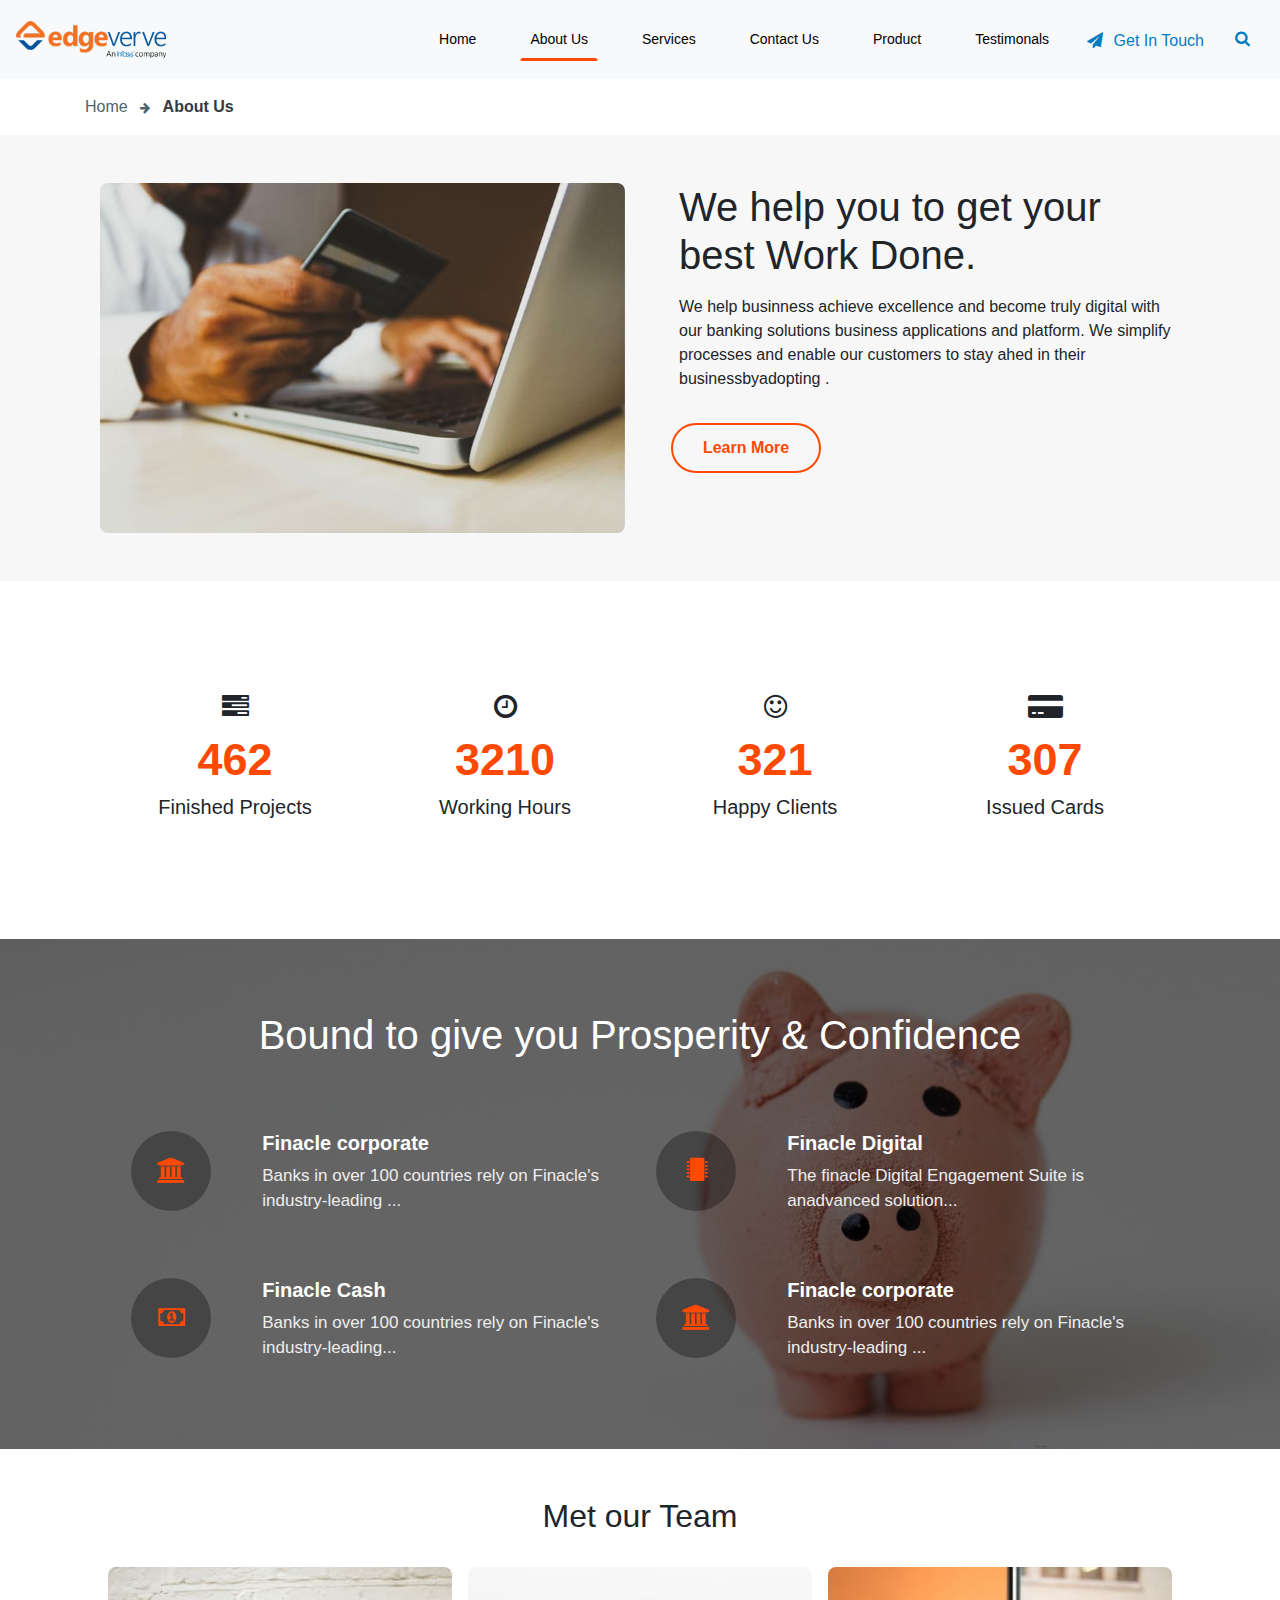
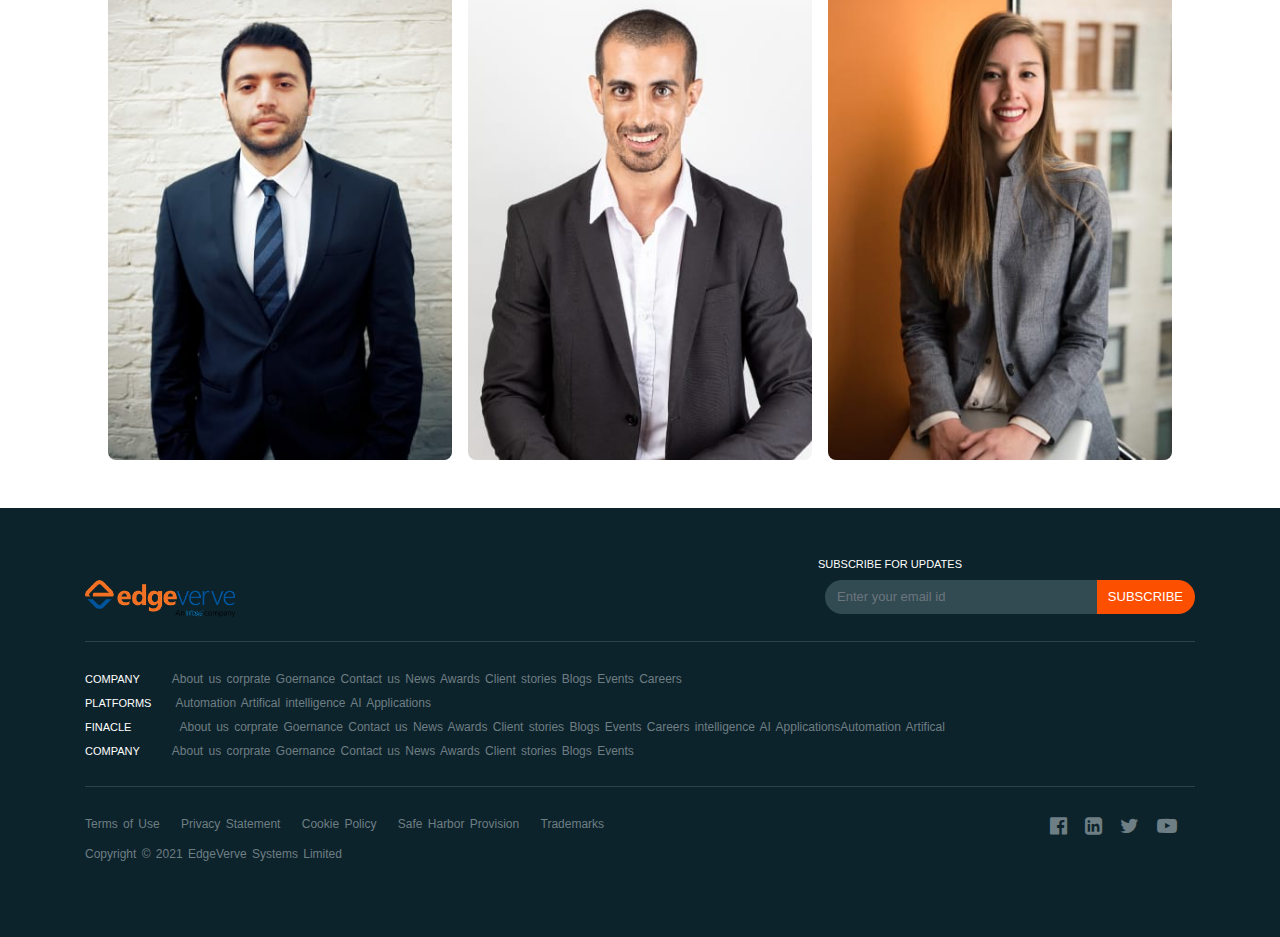
<file: about.html>
<!DOCTYPE html>
<html>

<head>
    <title>Edgeverve about</title>
    <meta charset="utf-8">
    <meta name="viewport" content="width=device-width, initial-scale=1">
    <link rel="stylesheet" href="https://maxcdn.bootstrapcdn.com/bootstrap/4.5.2/css/bootstrap.min.css">
    <link rel="stylesheet" href="css/owlcarousel_styles/owl.carousel.min.css">
    <link rel="stylesheet" href="css/owlcarousel_styles/owl.theme.default.min.css">
    <link rel="stylesheet" href="https://cdnjs.cloudflare.com/ajax/libs/font-awesome/4.7.0/css/font-awesome.min.css">
    <link rel="stylesheet" href="css/index.css">

    <script src="https://ajax.googleapis.com/ajax/libs/jquery/3.5.1/jquery.min.js"></script>
    <script src="https://cdnjs.cloudflare.com/ajax/libs/popper.js/1.16.0/umd/popper.min.js"></script>
    <script src="https://maxcdn.bootstrapcdn.com/bootstrap/4.5.2/js/bootstrap.min.js"></script>
    <script src="js/owlcarousel_js/owl.carousel.min.js"></script>
    <script src="js/owlcarousel_js/main.js"></script>
</head>

<body>
    <a href="javascript:" id="return-to-top"><i class="fa fa-arrow-up"></i></a>
    <section class="menu-section nav-menu">
        <div class="container-fluid p-0">
            <nav class="navbar py-0 navbar-expand-lg bg-light navbar-light py-3">
                <a class="navbar-brand" href="#">
                    <img src="images/edgeverve_logo.png" class="" alt="">
                </a>
                <button class="navbar-toggler" type="button" data-toggle="collapse" data-target="#collapsibleNavbar">
                    <span class="navbar-toggler-icon"></span>
                </button>
                <div class="collapse navbar-collapse" id="collapsibleNavbar">
                    <ul class="navbar-nav ml-auto d-lg-flex flex-lg-row flex-lg-wrap align-items-lg-center ">
                        <li class="nav-item px-3">
                            <a class="nav-link font-size-14" href="index.html">Home</a>
                        </li>
                        <li class="nav-item px-3">
                            <a class="nav-link font-size-14" aria-controls="nav-about" aria-selected="true"
                                href="about.html">About Us</a>
                        </li>
                        <li class="nav-item px-3">
                            <a class="nav-link font-size-14" href="services.html">Services</a>
                        </li>
                        <li class="nav-item px-3">
                            <a class="nav-link font-size-14" href="contact.html">Contact Us</a>
                        </li>
                        <li class="nav-item px-3">
                            <a class="nav-link font-size-14" href="product.html">Product</a>
                        </li>
                        <li class="nav-item px-3">
                            <a class="nav-link font-size-14" href="test.html">Testimonals</a>
                        </li>

                        <li class="nav-item getintouch m-0">
                            <a class="nav-link color-blue text-underline" href="#"><i class="fa fa-paper-plane"
                                    aria-hidden="true"></i> <button type="button" class="color-blue border-0"
                                    style="background: #f8f9fa;" data-toggle="modal" data-target="#exampleModalCenter">
                                    Get In Touch
                                </button></a>
                        </li>
                        <div class="header-search-wrapper">
                            <span class="search-main">
                                <i class="fa fa-search"></i>
                            </span>
                            <div class="search-form-main clearfix">
                                <form role="search" method="get" class="search-form" action="sitename.com/">
                                    <label>
                                        <input type="search" class="search-field" placeholder="Search …" value=""
                                            name="s">
                                    </label>
                                    <input type="submit" class="search-submit" value="Search">
                                </form>
                            </div>
                        </div>
                    </ul>
                </div>
            </nav>
        </div>
    </section>
    <section class="home-about-section py-3 bg-white">
        <div class="container">
            <div class="home-about-contaner">
                <a href="index.html">Home <i class="fa fa-arrow-right mx-2" aria-hidden="true"></i></a>
                <a href="#" class="text-dark font-weight-bold">About Us</a>
            </div>
        </div>
    </section>
    <section class="about-first-section py-5">
        <div class="container">
            <div class="col-lg-12 d-lg-flex flex-lg-row flex-lg-wrap p-0">
                <div class="col-lg-6 ">
                    <div class="img-container p-0">
                        <img src="images/about-img.jpg" class="img-fluid" alt="">
                    </div>
                </div>
                <div class="col-lg-6 mt-lg-0 mt-3">
                    <div class="first-heading">
                        <h1 class=" pl-lg-4 ">We help you to get your best Work Done.</h1>
                    </div>
                    <div class="first-content ">
                        <p class="pl-lg-4 pt-2">We help businness achieve excellence and become truly digital with our
                            banking solutions
                            business applications
                            and platform. We simplify processes and enable our customers to stay ahed in their
                            businessbyadopting .</p>
                    </div>
                    <div class="button-check pt-lg-3 pt-md-5 pl-lg-3">
                        <button style="background: #f7f7f7;"> Learn More </button>
                    </div>
                </div>
            </div>
        </div>
    </section>
    <section class="about-number-section py-5">
        <div class="container">
            <div class="col-lg-12 d-flex flex-wrap flex-row justify-content-between py-5">
                <div class="col-lg-3 col-md-6 mx-auto text-center py-3">
                    <div class="icon">
                        <i class="fa fa-tasks" aria-hidden="true"></i>
                    </div>
                    <div class="number">
                        <h1 class="font-weight-bold clr-org counter" data-count="1869">0</h1>
                    </div>
                    <div class="number-content">
                        <h5 class="text-center">Finished Projects</h5>
                    </div>
                </div>
                <div class="col-lg-3 col-md-6 mx-auto text-center py-3">
                    <div class="icon">
                        <i class="fa fa-clock-o" aria-hidden="true"></i>
                    </div>
                    <div class="number">
                        <h1 class="font-weight-bold clr-org counter" data-count="12996">0</h1>
                    </div>
                    <div class="number-content">
                        <h5 class="text-center">Working Hours</h5>
                    </div>
                </div>
                <div class="col-lg-3 col-md-6 mx-auto text-center py-3">
                    <div class="icon">
                        <i class="fa fa-smile-o" aria-hidden="true"></i>
                    </div>
                    <div class="number">
                        <h1 class="font-weight-bold clr-org counter" data-count="1300">0</h1>
                    </div>
                    <div class="number-content">
                        <h5 class="text-center">Happy Clients</h5>
                    </div>
                </div>
                <div class="col-lg-3 col-md-6 mx-auto text-center py-3">
                    <div class="icon">
                        <i class="fa fa-credit-card-alt" aria-hidden="true"></i>
                    </div>
                    <div class="number">
                        <h1 class="font-weight-bold clr-org counter " data-count="1245">0</h1>
                    </div>
                    <div class="number-content">
                        <h5 class="text-center">Issued Cards</h5>
                    </div>
                </div>
            </div>
        </div>
    </section>
    <!-- <a href="" name="bound"></a> -->
    <section class="bound py-5" id="bound">
        <div class="container">
            <div class="col-lg-12 d-lg-flex flex-lg-row flex-lg-wrap py-4">
                <div class="bound-header col-lg-12 pb-3">
                    <h1 class="text-white text-center">Bound to give you Prosperity & Confidence</h1>
                </div>
                <div class="col-12 d-flex flex-row flex-wrap">
                    <div class="col-md-6 p-0">
                        <div class="col-lg-12 d-flex flex-wrap flex-row pt-5 p-0">
                            <div class="col-3 bound-content p-0 px-lg-3">
                                <span>
                                    <i class="fa fa-university clr-org"></i>
                                </span>
                            </div>
                            <div class="col-9 p-0 pl-3">
                                <div class="">
                                    <h5 class="text-white font-weight-bold">Finacle corporate </h5>
                                </div>
                                <div class="">
                                    <p style="color: #eee; font-size: 17px;">Banks in over 100 countries rely on
                                        Finacle's
                                        industry-leading
                                        ...</p>
                                </div>
                            </div>
                        </div>
                    </div>
                    <div class=" col-md-6 p-0">
                        <div class="col-lg-12 d-flex flex-wrap flex-row pt-5 p-0">
                            <div class="col-3 bound-content p-0 px-lg-3">
                                <span>
                                    <i class="fa fa-microchip clr-org"></i>
                                </span>
                            </div>
                            <div class="col-9 p-0 pl-3">
                                <div class="">
                                    <h5 class="text-white font-weight-bold">Finacle Digital </h5>
                                </div>
                                <div class="">
                                    <p style="color: #eee; font-size: 17px;">The finacle Digital Engagement Suite is
                                        anadvanced solution...</p>
                                </div>
                            </div>
                        </div>
                    </div>
                    <div class=" col-md-6 p-0">
                        <div class="col-lg-12 d-flex flex-wrap flex-row pt-5 p-0">
                            <div class="col-3 bound-content p-0 px-lg-3">
                                <span>
                                    <i class="fa fa-money clr-org"></i>
                                </span>
                            </div>
                            <div class="col-9 p-0  pl-3">
                                <div class="">
                                    <h5 class="text-white font-weight-bold">Finacle Cash </h5>
                                </div>
                                <div class="">
                                    <p style="color: #eee; font-size: 17px;">Banks in over 100 countries rely on
                                        Finacle's
                                        industry-leading...</p>
                                </div>
                            </div>
                        </div>
                    </div>
                    <div class=" col-md-6 p-0">
                        <div class="col-lg-12 d-flex flex-wrap flex-row pt-5 p-0">
                            <div class="col-3 bound-content p-0 px-lg-3">
                                <span>
                                    <i class="fa fa-university clr-org"></i>
                                </span>
                            </div>
                            <div class="col-9 p-0  pl-3">
                                <div class="">
                                    <h5 class="text-white font-weight-bold">Finacle corporate </h5>
                                </div>
                                <div class="">
                                    <p style="color: #eee; font-size: 17px;">Banks in over 100 countries rely on
                                        Finacle's
                                        industry-leading ...</p>
                                </div>
                            </div>
                        </div>
                    </div>
                </div>
            </div>
        </div>
    </section>
    <section class="team-section py-5">
        <div class="container">
            <div class="col-lg-12 d-lg-flex flex-lg-wrap flex-lg-row">
                <div class="col-lg-12 team-heading pb-4">
                    <h2 class="text-center">Met our Team</h2>
                </div>
                <div class="owl-carousel owl-theme  team-carousell">
                    <div class="px-2">
                        <div class="item">
                            <div class="our-team">
                                <img src="images/t1.jpg" class="img-fluid" alt="">
                                <div class="content br-8">
                                    <h3 class="title">Peter Johns</h3>
                                    <span class="post text-white">Financial Manager</span>
                                    <ul class="social">
                                        <li><a href="#" class="fa fa-facebook clr-org"></a></li>
                                        <li><a href="#" class="fa fa-twitter clr-org"></a></li>
                                        <li><a href="#" class="fa fa-linkedin clr-org"></a></li>
                                    </ul>
                                </div>
                            </div>
                        </div>
                    </div>
                    <div class="px-2">
                        <div class="item">
                            <div class="our-team">
                                <img src="images/t2.jpg" class="img-fluid" alt="">
                                <div class="content br-8">
                                    <h3 class="title">Alexander</h3>
                                    <span class="post text-white">Supervisor</span>
                                    <ul class="social">
                                        <li><a href="#" class="fa fa-facebook clr-org"></a></li>
                                        <li><a href="#" class="fa fa-twitter clr-org"></a></li>
                                        <li><a href="#" class="fa fa-linkedin clr-org"></a></li>
                                    </ul>
                                </div>
                            </div>
                        </div>
                    </div>
                    <div class="px-2">
                        <div class="item">
                            <div class="our-team ">
                                <img src="images/t3.jpg" class="img-fluid" alt="">
                                <div class="content br-8">
                                    <h3 class="title">Williams</h3>
                                    <span class="post text-white">Manager</span>
                                    <ul class="social">
                                        <li><a href="#" class="fa fa-facebook clr-org"></a></li>
                                        <li><a href="#" class="fa fa-twitter clr-org"></a></li>
                                        <li><a href="#" class="fa fa-linkedin clr-org"></a></li>
                                    </ul>
                                </div>
                            </div>
                        </div>
                    </div>
                </div>
            </div>
        </div>
    </section>
    <footer class="footer py-5">
        <div class="container">
            <div class="col-lg-10 p-0 pr-5 d-none d-md-block">
                <div class=" d-flex justify-content-lg-end justify-content-center">
                    <label for="basic-url" class="text-white span-h">SUBSCRIBE FOR UPDATES</label>
                </div>
            </div>
            <div class="col-lg-12 d-md-flex flex-row flex-wrap justify-content-between footer-logo-container pb-4 p-0">
                <div class="footer-logo col-lg-8 col-4 p-0  ">
                    <img src="images/edgeverve_logo.png" alt="">
                </div>
                <div class="col-lg-4 col-md-8 p-0">
                    <div class="col-lg-10  p-0  pr-lg-5 d-block d-md-none">
                        <label for="basic-url" class="text-white span-h">SUBSCRIBE FOR UPDATES</label>
                    </div>
                    <div class="input-group " style="border-radius: 20px;">
                        <input type="text" class="form-control border-0"
                            style="background: #324b53; border-radius: 20px 0px 0px 20px; font-size: 13px;"
                            placeholder="Enter your email id" aria-label="Recipient's username"
                            aria-describedby="basic-addon2">
                        <div class="input-group-append">
                            <span class="input-group-text text-white border-0"
                                style="background: #fd4f00; border-radius: 0px 20px 20px 0px; font-size: 13px;"
                                id="basic-addon2">SUBSCRIBE</span>
                        </div>
                    </div>
                </div>
            </div>
            <div class="col-lg-12 d-lg-flex flex-lg-row flex-lg-wrap p-0">
                <div class="col-lg-12 footer-span p-0 footer-logo-container py-4">
                    <span class="text-white pr-2 span-h">COMPANY</span><span class="footer-text pl-lg-4">About us
                        corprate
                        Goernance Contact us News Awards Client stories Blogs Events Careers</span><br>
                    <span class="text-white  span-h">PLATFORMS</span><span class="footer-text pl-lg-4  ">Automation
                        Artifical
                        intelligence AI Applications</span><br>
                    <span class="text-white  span-h">FINACLE</span><span class="footer-text pl-lg-5  ">About us corprate
                        Goernance
                        Contact us News Awards Client stories Blogs Events Careers intelligence AI
                        ApplicationsAutomation
                        Artifical</span><br>
                    <span class="text-white pr-2 span-h">COMPANY</span><span class="footer-text pl-lg-4">About us
                        corprate
                        Goernance Contact us News Awards Client stories Blogs Events </span><br>
                </div>
                <div
                    class="footer-icon-container col-lg-12 d-lg-flex flex-lg-row flex-lg-wrap justify-content-between py-4 p-0">
                    <div class="col-lg-8 p-0">
                        <a href="#" class="footer-text pr-3">
                            Terms of Use
                        </a>
                        <a href="#" class="footer-text pr-3">
                            Privacy Statement
                        </a>
                        <a href="#" class="footer-text pr-3">
                            Cookie Policy
                        </a>
                        <a href="#" class="footer-text pr-3">
                            Safe Harbor Provision
                        </a>
                        <a href="#" class="footer-text pr-3">Trademarks</a>
                    </div>
                    <div class="col-lg-4 icons p-0 d-lg-flex justify-content-end">
                        <a href="#"><i class="fa fa-facebook-official" aria-hidden="true"></i></a>
                        <a href="#"><i class="fa fa-linkedin-square" aria-hidden="true"></i></a>
                        <a href="#"><i class="fa fa-twitter" aria-hidden="true"></i></a>
                        <a href="#"><i class="fa fa-youtube-play" aria-hidden="true"></i></a>
                    </div>
                    <div><a href="#" class="footer-text">Copyright &copy 2021 EdgeVerve Systems Limited </a></div>
                </div>
            </div>
        </div>
    </footer>
    <!-- Modal -->
    <div class="modal fade" id="exampleModalCenter" tabindex="-1" role="dialog"
        aria-labelledby="exampleModalCenterTitle" aria-hidden="true">
        <div class="modal-dialog modal-dialog-centered" role="document">
            <div class="modal-content p-0">
                <!-- <div class="modal-header text-center">
        <div class="d-lg-flex flex-lg-row flex-lg-wrap col-lg-12">
          <div class="col-lg-11 text-center">
            <h2 class="modal-title font-weight-bold clr-org" id="exampleModalLongTitle">
              Get in touch
            </h2>
          </div>
          <div class="col-lg-1">
            <button type="button" class="close" data-dismiss="modal" aria-label="Close">
              <span aria-hidden="true" class="clr-org">&times;</span>
            </button>
          </div>
        </div>
      </div> -->
                <div class="modal-body p-0">
                    <section class=" form-section" id="form-section">
                        <div class="container p-0">
                            <div class="col-lg-12 mx-auto text-center d-lg-flex flex-lg-row flex-lg-wrap p-0 ">
                                <div class="bg-dark  col-lg-12 p-0 ">
                                    <div class="contact-icons col-lg-12 d-lg-flex flex-lg-row flex-lg-wrap py-2">
                                        <div class="col-lg-6 ">
                                            <span class="clr-org icon-1"><i class="fa fa-circle"></i></span>
                                            <span class="clr-org icon-2"><i class="fa fa-circle"></i></span>
                                            <span class="clr-org icon-3"><i class="fa fa-circle"></i></span>
                                        </div>
                                        <div class="col-lg-6 text-right">
                                            <button type="button" class="close" data-dismiss="modal" aria-label="Close">
                                                <span aria-hidden="true" class="clr-org">&times;</span>
                                            </button>
                                        </div>
                                    </div>
                                    <div class="col-lg-12 d-lg-flex flex-lg-row flex-lg-wrap p-0 py-5">
                                        <div class="col-lg-4 pb-4 text-left pl-5">
                                            <div>
                                                <h2 class=" clr-org">Contact <span class="us">Us</span> </h2>

                                            </div>
                                        </div>
                                        <div class="col-lg-8 text-center mx-auto mt-5 mt-lg-0 pb-5 pb-lg-0">
                                            <grammarly-extension data-grammarly-shadow-root="true" class="cGcvT"
                                                style="position: absolute; top: 0px; left: 0px; pointer-events: none;">
                                            </grammarly-extension>

                                            <form class="contact-form">
                                                <div class="form-row">
                                                    <div class="col-md-12 form-group text-left">

                                                        <input type="text" class="form-control required" name="name"
                                                            placeholder="Name"><span class="text-danger spn"><small
                                                                class=" "></small></span>
                                                    </div>
                                                    <div class="col-md-12 form-group text-left">

                                                        <input type="email" class="form-control required" name="email"
                                                            placeholder="E-mail">
                                                        <span class="text-danger spn"><small class=""></small></span>
                                                    </div>
                                                </div>
                                                <div class="form-group text-left">

                                                    <input type="text" class="form-control required" name="mobile"
                                                        placeholder="Mobile Number">
                                                    <span class="text-danger spn"><small class=""></small></span>
                                                </div>
                                                <div class="form-group text-left">
                                                    <textarea class="form-control required" name="message"
                                                        placeholder="Your Message" style="height:100px;"
                                                        pattern="[A-Za-z]{100}" title=" Your Message"
                                                        spellcheck="false"></textarea>
                                                    <span class="text-danger spn"><small class=""></small></span>
                                                </div>
                                                <!-- <div class="mb-3">
                                                    <div id="responseMessage"></div>
                                                </div> -->
                                                <div class="text-right pt-5">
                                                    <span><button
                                                            class="clr-org border-0 bg-dark font-weight-bold">CANCLE</button></span>
                                                    <button class="clr-org border-0 bg-dark font-weight-bold"
                                                        type="submit" name="submit" id="submit">SEND</button>
                                                </div>
                                            </form>
                                        </div>
                                        <div class="col-md-12 d-lg-flex flex-lg-wrap flex-lg-row pt-2">
                                            <div class="col-md-6 cn-info text-left ">
                                                <p>CONTACT INFO : <a href="tel:+91 7995766421" class="">+91
                                                        7995766421</a></p>
                                            </div>
                                        </div>
                                    </div>
                                </div>
                            </div>
                        </div>
                    </section>
                </div>
                <!-- <div class="modal-footer">
        <button type="button" class="border-0 clr-org font-weight-bold" data-dismiss="modal">Close</button>
        <button type="button" class="btn btn-secondary clr-org font-weight-bold">Save
          changes</button>
      </div> -->
            </div>
        </div>
    </div>
</body>

</html>
</file>
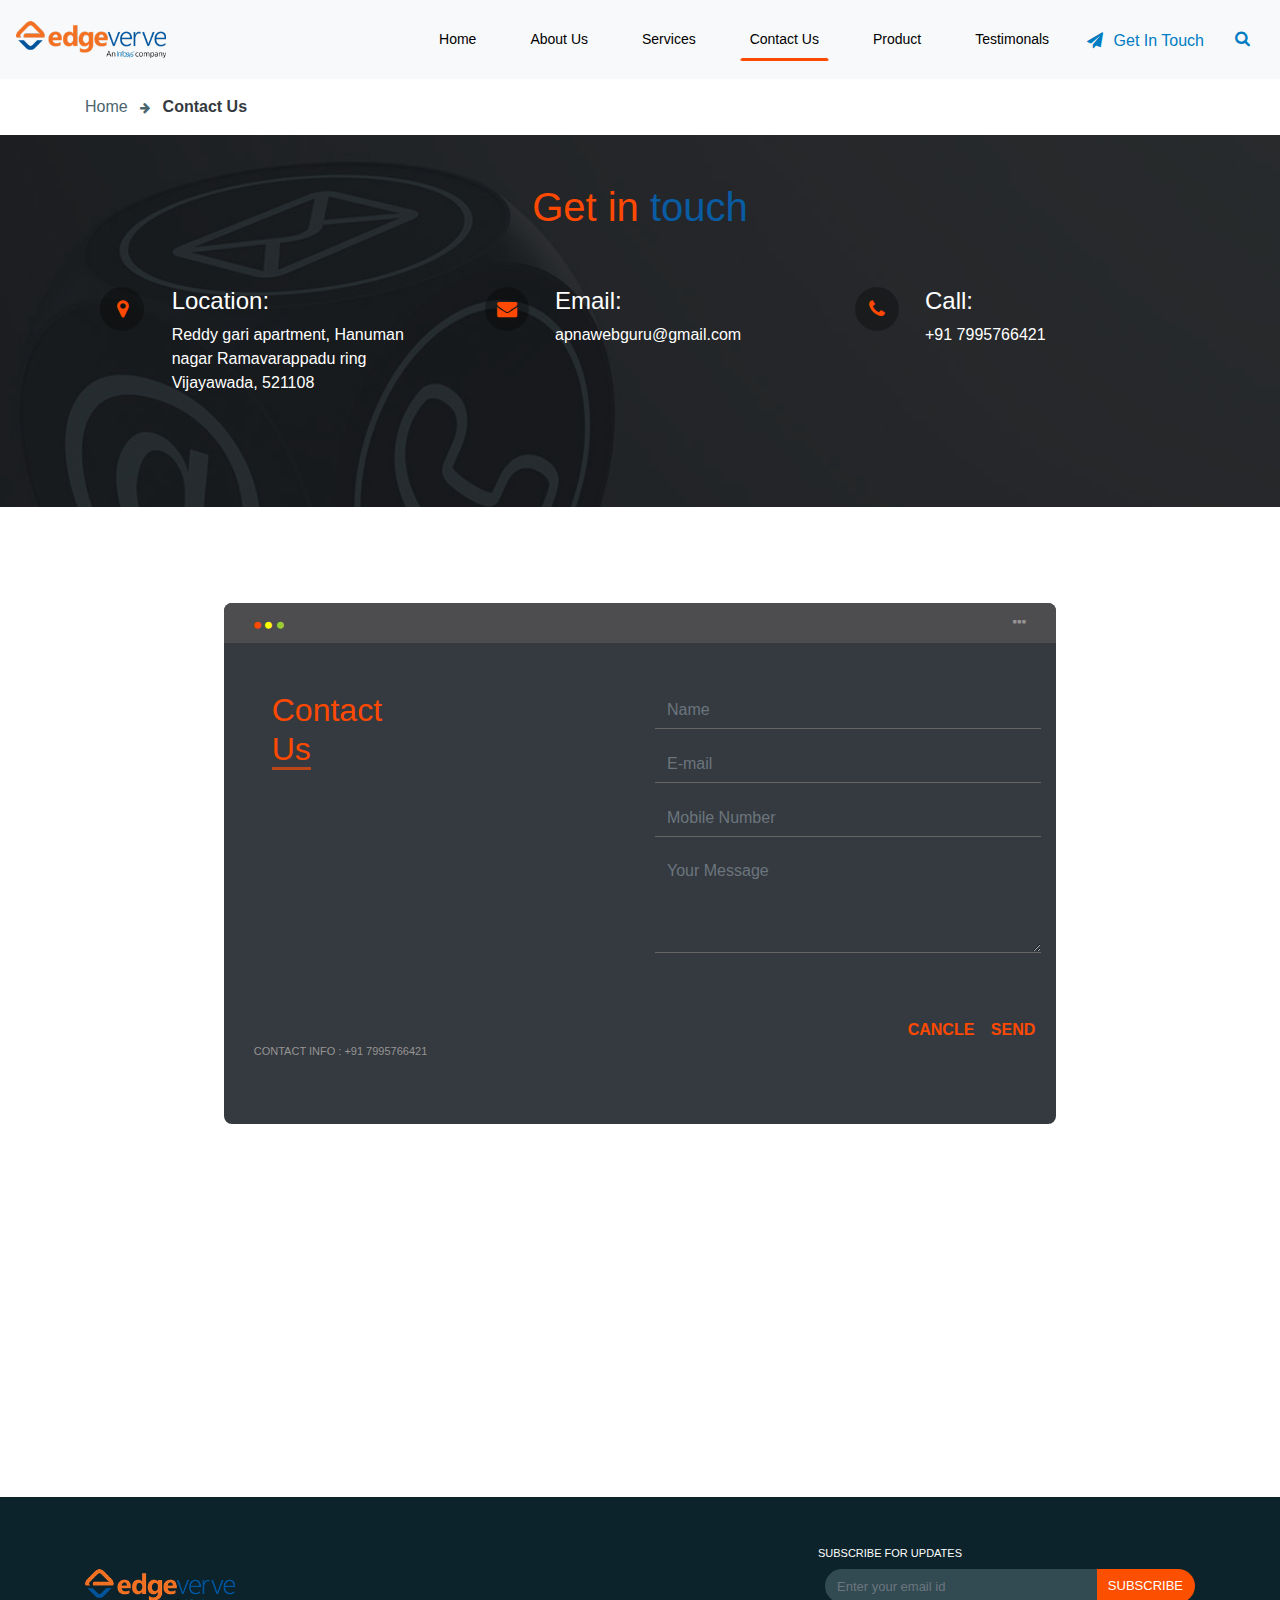
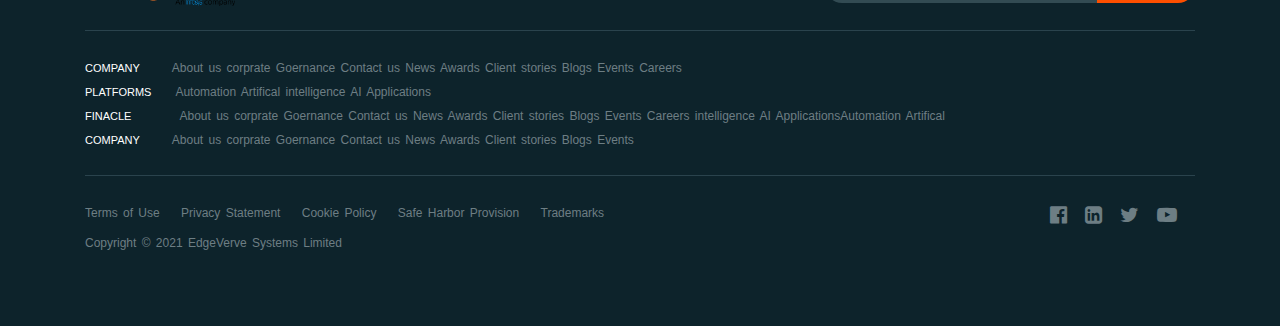
<file: contact.html>
<!DOCTYPE html>
<html>

<head>
    <title>Edgeverve-contact</title>
    <meta charset="utf-8">
    <meta name="viewport" content="width=device-width, initial-scale=1">
    <link rel="stylesheet" href="https://maxcdn.bootstrapcdn.com/bootstrap/4.5.2/css/bootstrap.min.css">
    <link rel="stylesheet" href="css/owlcarousel_styles/owl.carousel.min.css">
    <link rel="stylesheet" href="css/owlcarousel_styles/owl.theme.default.min.css">
    <link rel="stylesheet" href="https://cdnjs.cloudflare.com/ajax/libs/font-awesome/4.7.0/css/font-awesome.min.css">
    <link rel="stylesheet" href="css/index.css">

    <script src="https://ajax.googleapis.com/ajax/libs/jquery/3.5.1/jquery.min.js"></script>
    <script src="https://cdnjs.cloudflare.com/ajax/libs/popper.js/1.16.0/umd/popper.min.js"></script>
    <script src="https://maxcdn.bootstrapcdn.com/bootstrap/4.5.2/js/bootstrap.min.js"></script>
    <script src="js/owlcarousel_js/owl.carousel.min.js"></script>
    <script src="js/owlcarousel_js/main.js"></script>
</head>

<body>
    <a href="javascript:" id="return-to-top"><i class="fa fa-arrow-up"></i></a>
    <section class="menu-section nav-menu">
        <div class="container-fluid p-0">
            <nav class="navbar py-0 navbar-expand-lg bg-light navbar-light py-3">
                <a class="navbar-brand" href="#">
                    <img src="images/edgeverve_logo.png" class="" alt="">
                </a>
                <button class="navbar-toggler" type="button" data-toggle="collapse" data-target="#collapsibleNavbar">
                    <span class="navbar-toggler-icon"></span>
                </button>
                <div class="collapse navbar-collapse" id="collapsibleNavbar">
                    <ul class="navbar-nav ml-auto d-lg-flex flex-lg-row flex-lg-wrap align-items-lg-center ">
                        <li class="nav-item px-3">
                            <a class="nav-link font-size-14" href="index.html">Home</a>
                        </li>
                        <li class="nav-item px-3">
                            <a class="nav-link font-size-14" href="about.html">About Us</a>
                        </li>
                        <li class="nav-item px-3">
                            <a class="nav-link font-size-14" href="services.html">Services</a>
                        </li>
                        <li class="nav-item px-3">
                            <a class="nav-link font-size-14" aria-controls="nav-about" aria-selected="true"
                                href="contact.html">Contact Us</a>
                        </li>
                        <li class="nav-item px-3">
                            <a class="nav-link font-size-14" href="product.html">Product</a>
                        </li>
                        <li class="nav-item px-3">
                            <a class="nav-link font-size-14" href="test.html">Testimonals</a>
                        </li>

                        <li class="nav-item getintouch m-0">
                            <a class="nav-link color-blue text-underline" href="#"><i class="fa fa-paper-plane"
                                    aria-hidden="true"></i> <button type="button" class="color-blue border-0"
                                    style="background: #f8f9fa;" data-toggle="modal" data-target="#exampleModalCenter">
                                    Get In Touch
                                </button></a>
                        </li>
                        <div class="header-search-wrapper">
                            <span class="search-main">
                                <i class="fa fa-search"></i>
                            </span>
                            <div class="search-form-main clearfix">
                                <form role="search" method="get" class="search-form" action="sitename.com/">
                                    <label>
                                        <input type="search" class="search-field" placeholder="Search …" value=""
                                            name="s">
                                    </label>
                                    <input type="submit" class="search-submit" value="Search">
                                </form>
                            </div>
                        </div>
                    </ul>
                </div>
            </nav>
        </div>
    </section>
    <section class="home-contact-section py-3 bg-white">
        <div class="container">
            <div class="home-contact-contaner">
                <a href="index.html">Home <i class="fa fa-arrow-right mx-2" aria-hidden="true"></i></a>
                <a href="#" class="text-dark font-weight-bold">Contact Us</a>
            </div>
        </div>
    </section>
    <section class="py-5 address-section">
        <div class="container">
            <div class="addres-heading-h1 col-lg-12">
                <h1 class="text-white text-center"><span class="clr-org">Get</span> <span class="clr-org">in</span>
                    <span style="color: #0a5ca2;">touch</span>
                </h1>
            </div>
            <div class="col-lg-12 d-lg-flex flex-lg-row flex-lg-wrap p-0 pt-4 contact-right py-5">
                <div class="col-lg-4 d-flex flex-row flex-wrap ">
                    <div class="col-2 text-center p-lg-0">
                        <div class="address">
                            <i class="fa fa-map-marker" aria-hidden="true"></i>
                        </div>
                    </div>
                    <div class="col-10">
                        <div class="address p-0 text-white">
                            <h4>Location:</h4>
                            <p>Reddy gari apartment, Hanuman nagar 
                                Ramavarappadu ring
                                Vijayawada, 521108
                            </p>
                        </div>
                    </div>
                </div>
                <div class="col-lg-4 d-flex flex-row flex-wrap">
                    <div class="col-3 text-center">
                        <div class="address">
                            <i class="fa fa-envelope" aria-hidden="true"></i>
                        </div>
                    </div>
                    <div class="col-9 p-0">
                        <div class="address text-white">
                            <h4>Email:</h4>
                            <p class="text-white">apnawebguru@gmail.com
                            </p>
                        </div>
                    </div>
                </div>
                <div class="col-lg-4 d-flex flex-row flex-wrap">
                    <div class="col-3 text-center">
                        <div class="address">
                            <i class="fa fa-phone" aria-hidden="true"></i>
                        </div>
                    </div>
                    <div class="col-9 p-0">
                        <div class="address text-white">
                            <h4>Call:</h4>
                            <a href="tel:+91 7995766421" class="text-white">+91
                                7995766421</a>
                        </div>
                    </div>
                </div>
            </div>
        </div>
    </section>
    <div class="d-flex flex-column-reverse flex-lg-column flex-wrap py-4">
        <section class="py-3 py-lg-5 form-section" id="form-section">
            <div class="container">
                <div class="col-lg-9 mx-auto text-center d-lg-flex flex-lg-row flex-lg-wrap p-0 py-4">
                    <div class="bg-dark br-8 col-lg-12 p-0 ">
                        <div class="contact-icons col-lg-12 d-lg-flex flex-lg-row flex-lg-wrap py-2">
                            <div class="col-lg-6 ">
                                <span class="clr-org icon-1"><i class="fa fa-circle"></i></span>
                                <span class="clr-org icon-2"><i class="fa fa-circle"></i></span>
                                <span class="clr-org icon-3"><i class="fa fa-circle"></i></span>
                            </div>
                            <div class="col-lg-6 text-right">
                                <i class="fa fa-ellipsis-h" aria-hidden="true"></i>
                            </div>
                        </div>
                        <div class="col-lg-12 d-lg-flex flex-lg-row flex-lg-wrap p-0 py-5">
                            <div class="col-lg-6 pb-4 text-left pl-5">
                                <div>
                                    <h2 class=" clr-org">Contact<br><span class="us">Us</span> </h2>

                                </div>
                            </div>
                            <div class="col-lg-6 text-center mx-auto mt-5 mt-lg-0 pb-5 pb-lg-0">
                                <grammarly-extension data-grammarly-shadow-root="true" class="cGcvT"
                                    style="position: absolute; top: 0px; left: 0px; pointer-events: none;">
                                </grammarly-extension>

                                <form class="contact-form">
                                    <div class="form-row">
                                        <div class="col-md-12 form-group text-left">

                                            <input type="text" class="form-control required" name="name"
                                                placeholder="Name"><span class="text-danger spn"><small
                                                    class=" "></small></span>
                                        </div>
                                        <div class="col-md-12 form-group text-left">

                                            <input type="email" class="form-control required" name="email"
                                                placeholder="E-mail">
                                            <span class="text-danger spn"><small class=""></small></span>
                                        </div>
                                    </div>
                                    <div class="form-group text-left">

                                        <input type="text" class="form-control required" name="mobile"
                                            placeholder="Mobile Number">
                                        <span class="text-danger spn"><small class=""></small></span>
                                    </div>
                                    <div class="form-group text-left">
                                        <textarea class="form-control required" name="message"
                                            placeholder="Your Message" style="height:100px;" pattern="[A-Za-z]{100}"
                                            title=" Your Message" spellcheck="false"></textarea>
                                        <span class="text-danger spn"><small class=""></small></span>
                                    </div>
                                    <!-- <div class="mb-3">
                                    <div id="responseMessage"></div>
                                </div> -->
                                    <div class="text-right pt-5">
                                        <span><button
                                                class="clr-org border-0 bg-dark font-weight-bold">CANCLE</button></span>
                                        <button class="clr-org border-0 bg-dark font-weight-bold" type="submit"
                                            name="submit" id="submit">SEND</button>
                                    </div>
                                </form>
                            </div>
                            <div class="col-md-6 ">
                                <div class="col-md-12 cn-info text-left ">
                                    <p>CONTACT INFO : <a href="tel:+91 7995766421" class="">+91
                                            7995766421</a></p>
                                </div>
                                <!-- <div class="col-md-6 text-right">
                                    <span><button
                                            class="clr-org border-0 bg-dark font-weight-bold">CANCLE</button></span>
                                    <span><button class="clr-org border-0 bg-dark font-weight-bold">SEND</button></span>
                            </div> -->
                            </div>
                        </div>
                    </div>
                </div>
            </div>
        </section>
        <section class="map">
            <div class="container-fluid p-0">
                <div class="col-lg-12 p-0">
                    <iframe
                        src="https://www.google.com/maps/embed?pb=!1m18!1m12!1m3!1d7220.659245921253!2d80.68847160140164!3d16.525541277484393!2m3!1f0!2f0!3f0!3m2!1i1024!2i768!4f13.1!3m3!1m2!1s0x3a35e5005e0129d1%3A0x8be006ee5c05937a!2sHanuman%20Temple!5e0!3m2!1sen!2sin!4v1611651814651!5m2!1sen!2sin"
                        width="100%" height="270" frameborder="0" style="border:0;" allowfullscreen=""
                        aria-hidden="false" tabindex="0"></iframe>
                </div>
            </div>
        </section>
    </div>
    <footer class="footer py-5">
        <div class="container">
            <div class="col-lg-10 p-0 pr-5 d-none d-md-block">
                <div class=" d-flex justify-content-lg-end justify-content-center">
                    <label for="basic-url" class="text-white span-h">SUBSCRIBE FOR UPDATES</label>
                </div>
            </div>
            <div class="col-lg-12 d-md-flex flex-row flex-wrap justify-content-between footer-logo-container pb-4 p-0">
                <div class="footer-logo col-lg-8 col-4 p-0  ">
                    <img src="images/edgeverve_logo.png" alt="">
                </div>
                <div class="col-lg-4 col-md-8 p-0">
                    <div class="col-lg-10  p-0  pr-lg-5 d-block d-md-none">
                        <label for="basic-url" class="text-white span-h">SUBSCRIBE FOR UPDATES</label>
                    </div>
                    <div class="input-group " style="border-radius: 20px;">
                        <input type="text" class="form-control border-0"
                            style="background: #324b53; border-radius: 20px 0px 0px 20px; font-size: 13px;"
                            placeholder="Enter your email id" aria-label="Recipient's username"
                            aria-describedby="basic-addon2">
                        <div class="input-group-append">
                            <span class="input-group-text text-white border-0"
                                style="background: #fd4f00; border-radius: 0px 20px 20px 0px; font-size: 13px;"
                                id="basic-addon2">SUBSCRIBE</span>
                        </div>
                    </div>
                </div>
            </div>
            <div class="col-lg-12 d-lg-flex flex-lg-row flex-lg-wrap p-0">
                <div class="col-lg-12 footer-span p-0 footer-logo-container py-4">
                    <span class="text-white pr-2 span-h">COMPANY</span><span class="footer-text pl-lg-4">About us
                        corprate
                        Goernance Contact us News Awards Client stories Blogs Events Careers</span><br>
                    <span class="text-white  span-h">PLATFORMS</span><span class="footer-text pl-lg-4  ">Automation
                        Artifical
                        intelligence AI Applications</span><br>
                    <span class="text-white  span-h">FINACLE</span><span class="footer-text pl-lg-5  ">About us corprate
                        Goernance
                        Contact us News Awards Client stories Blogs Events Careers intelligence AI
                        ApplicationsAutomation
                        Artifical</span><br>
                    <span class="text-white pr-2 span-h">COMPANY</span><span class="footer-text pl-lg-4">About us
                        corprate
                        Goernance Contact us News Awards Client stories Blogs Events </span><br>
                </div>
                <div
                    class="footer-icon-container col-lg-12 d-lg-flex flex-lg-row flex-lg-wrap justify-content-between py-4 p-0">
                    <div class="col-lg-8 p-0">
                        <a href="#" class="footer-text pr-3">
                            Terms of Use
                        </a>
                        <a href="#" class="footer-text pr-3">
                            Privacy Statement
                        </a>
                        <a href="#" class="footer-text pr-3">
                            Cookie Policy
                        </a>
                        <a href="#" class="footer-text pr-3">
                            Safe Harbor Provision
                        </a>
                        <a href="#" class="footer-text pr-3">Trademarks</a>
                    </div>
                    <div class="col-lg-4 icons p-0 d-lg-flex justify-content-end">
                        <a href="#"><i class="fa fa-facebook-official" aria-hidden="true"></i></a>
                        <a href="#"><i class="fa fa-linkedin-square" aria-hidden="true"></i></a>
                        <a href="#"><i class="fa fa-twitter" aria-hidden="true"></i></a>
                        <a href="#"><i class="fa fa-youtube-play" aria-hidden="true"></i></a>
                    </div>
                    <div><a href="#" class="footer-text">Copyright &copy 2021 EdgeVerve Systems Limited </a></div>
                </div>
            </div>
        </div>
    </footer>
    <!-- Modal -->
    <div class="modal fade" id="exampleModalCenter" tabindex="-1" role="dialog"
        aria-labelledby="exampleModalCenterTitle" aria-hidden="true">
        <div class="modal-dialog modal-dialog-centered" role="document">
            <div class="modal-content p-0">
                <!-- <div class="modal-header text-center">
        <div class="d-lg-flex flex-lg-row flex-lg-wrap col-lg-12">
          <div class="col-lg-11 text-center">
            <h2 class="modal-title font-weight-bold clr-org" id="exampleModalLongTitle">
              Get in touch
            </h2>
          </div>
          <div class="col-lg-1">
            <button type="button" class="close" data-dismiss="modal" aria-label="Close">
              <span aria-hidden="true" class="clr-org">&times;</span>
            </button>
          </div>
        </div>
      </div> -->
                <div class="modal-body p-0">
                    <section class=" form-section" id="form-section">
                        <div class="container p-0">
                            <div class="col-lg-12 mx-auto text-center d-lg-flex flex-lg-row flex-lg-wrap p-0 ">
                                <div class="bg-dark  col-lg-12 p-0 ">
                                    <div class="contact-icons col-lg-12 d-lg-flex flex-lg-row flex-lg-wrap py-2">
                                        <div class="col-lg-6 ">
                                            <span class="clr-org icon-1"><i class="fa fa-circle"></i></span>
                                            <span class="clr-org icon-2"><i class="fa fa-circle"></i></span>
                                            <span class="clr-org icon-3"><i class="fa fa-circle"></i></span>
                                        </div>
                                        <div class="col-lg-6 text-right">
                                            <button type="button" class="close" data-dismiss="modal" aria-label="Close">
                                                <span aria-hidden="true" class="clr-org">&times;</span>
                                            </button>
                                        </div>
                                    </div>
                                    <div class="col-lg-12 d-lg-flex flex-lg-row flex-lg-wrap p-0 py-5">
                                        <div class="col-lg-4 pb-4 text-left pl-5">
                                            <div>
                                                <h2 class=" clr-org">Contact <span class="us">Us</span> </h2>

                                            </div>
                                        </div>
                                        <div class="col-lg-8 text-center mx-auto mt-5 mt-lg-0 pb-5 pb-lg-0">
                                            <grammarly-extension data-grammarly-shadow-root="true" class="cGcvT"
                                                style="position: absolute; top: 0px; left: 0px; pointer-events: none;">
                                            </grammarly-extension>

                                            <form class="contact-form ">
                                                <div class="form-row">
                                                    <div class="col-md-12 form-group">
                                                        <span class="text-danger spn"><small class=" "></small></span>
                                                        <input type="text" class="form-control required" name="name"
                                                            placeholder="Name" required="">

                                                    </div>
                                                    <div class="col-md-12 form-group">
                                                        <span class="text-danger spn"><small class=" "></small></span>
                                                        <input type="email" class="form-control required" name="email"
                                                            placeholder="E-mail" required="">

                                                    </div>
                                                </div>
                                                <div class="form-group">
                                                    <span class="text-danger spn"><small class=" "></small></span>
                                                    <input type="text" class="form-control required" name="mobile"
                                                        placeholder="Mobile Number" required="">

                                                </div>
                                                <div class="form-group">
                                                    <span class="text-danger spn"><small class=" "></small></span>
                                                    <textarea class="form-control required" name="message"
                                                        placeholder="Your Message" style="height:100px;" required=""
                                                        spellcheck="false"></textarea>

                                                </div>
                                                <div class="mb-3">
                                                    <div id="responseMessage"></div>
                                                </div>
                                            </form>
                                        </div>
                                        <div class="col-md-12 d-lg-flex flex-lg-wrap flex-lg-row pt-2">
                                            <div class="col-md-6 cn-info text-left ">
                                                <p>CONTACT INFO : <a href="tel:+91 7995766421" class="">+91
                                                        7995766421</a></p>
                                            </div>
                                            <div class="col-md-6 text-right">
                                                <span><button
                                                        class="clr-org border-0 bg-dark font-weight-bold">CANCLE</button></span>
                                                <span><button class="clr-org border-0 bg-dark font-weight-bold"
                                                        type="submit">SEND</button></span>
                                            </div>
                                        </div>
                                    </div>
                                </div>
                            </div>
                        </div>
                    </section>
                </div>
                <!-- <div class="modal-footer">
        <button type="button" class="border-0 clr-org font-weight-bold" data-dismiss="modal">Close</button>
        <button type="button" class="btn btn-secondary clr-org font-weight-bold">Save
          changes</button>
      </div> -->
            </div>
        </div>
    </div>
    <script>
        $(document).ready(function () {
            // $('.contact-form').submit(function(){
            //     // alert('hi');
            //     $flag = true;
            //     $(this).find('.required').each(function(){
            //         if($(this).val()==""){
            //            $flag = false;
            //            $(this).addClass('blank').siblings('.spn').children('small').html($(this).attr("name")+" field is requred").css('font-size', '12px');
            //         }
            //         else{
            //             $(this).removeClass('blank').siblings('.spn').children('small').html('');
            //         }
            //     });
            //     return $flag;
            // });
        });
    </script>
</body>

</html>
</file>
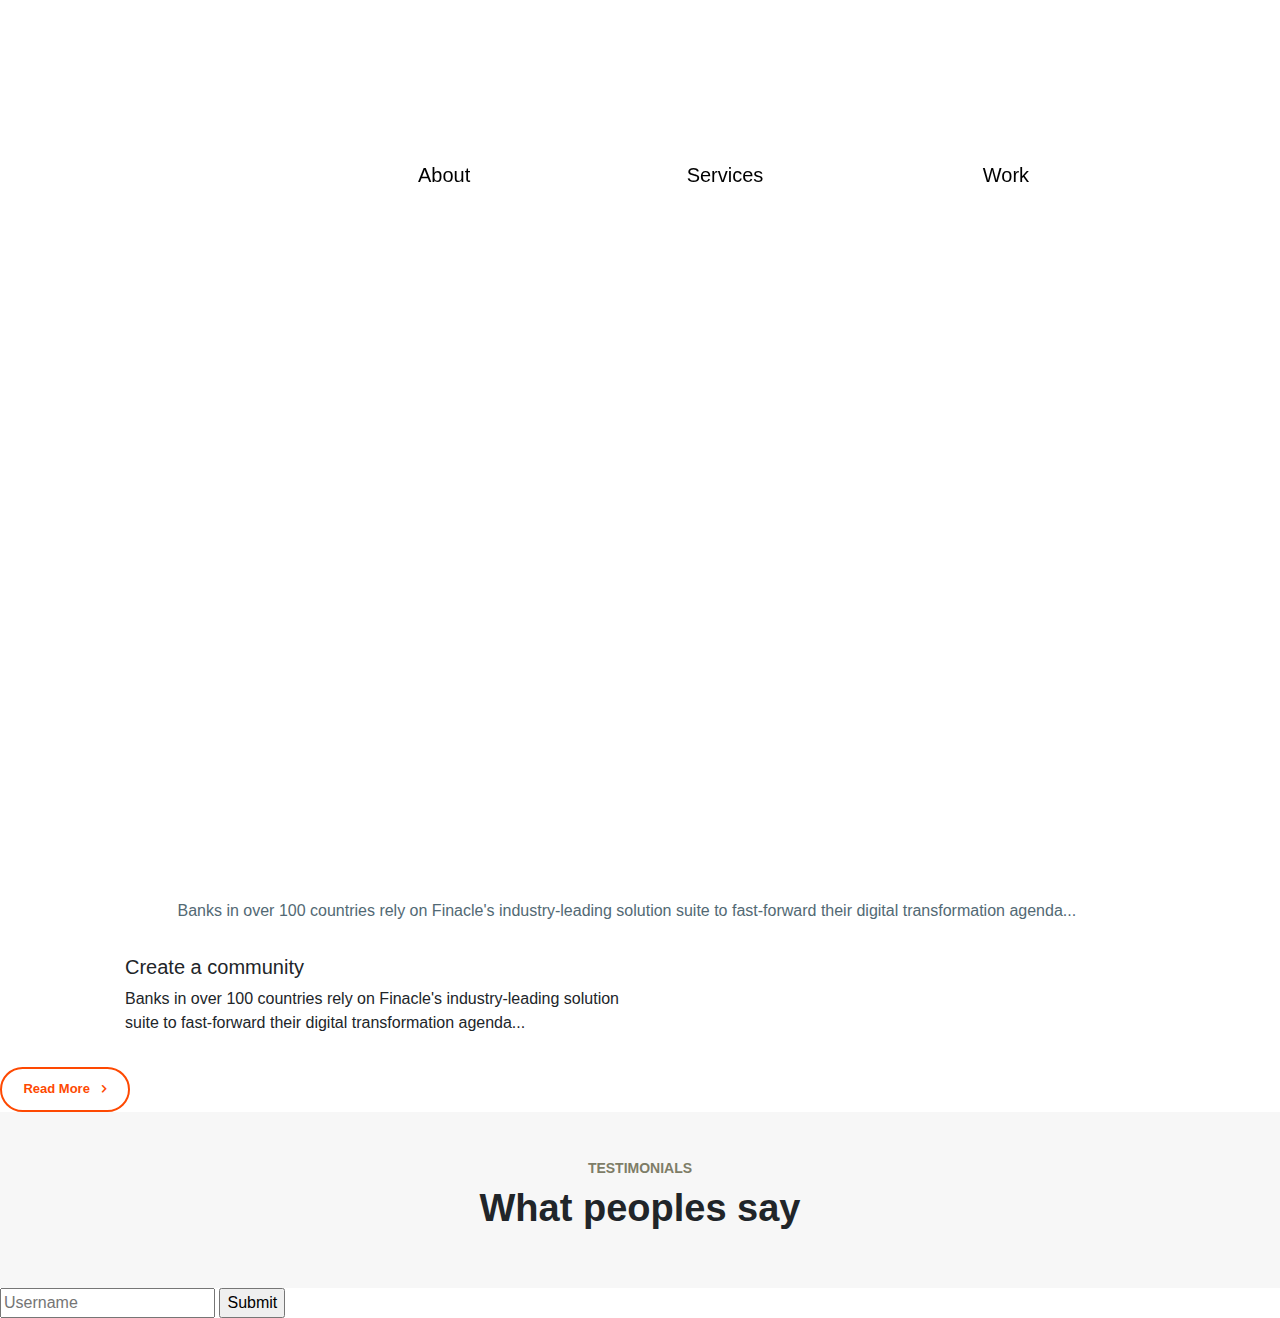
<file: just.html>
<!DOCTYPE html>
<html>

<head>
    <title>Edgeverve</title>
    <meta charset="utf-8">
    <meta name="viewport" content="width=device-width, initial-scale=1">
    <link rel="stylesheet" href="https://maxcdn.bootstrapcdn.com/bootstrap/4.5.2/css/bootstrap.min.css">
    <link rel="stylesheet" href="css/owlcarousel_styles/owl.carousel.min.css">
    <link rel="stylesheet" href="css/owlcarousel_styles/owl.theme.default.min.css">
    <link rel="stylesheet" href="https://cdnjs.cloudflare.com/ajax/libs/font-awesome/4.7.0/css/font-awesome.min.css">
    <link rel="stylesheet" href="css/index.css">
    <link rel="stylesheet" href="css/just.css">

    <script src="https://ajax.googleapis.com/ajax/libs/jquery/3.5.1/jquery.min.js"></script>
    <script src="https://cdnjs.cloudflare.com/ajax/libs/popper.js/1.16.0/umd/popper.min.js"></script>
    <script src="https://maxcdn.bootstrapcdn.com/bootstrap/4.5.2/js/bootstrap.min.js"></script>
    <script src="js/owlcarousel_js/owl.carousel.min.js"></script>
    <script src="js/owlcarousel_js/main.js"></script>
</head>

<body>
    <header>
        <div class="container">
            <div class="col-12 d-flex flex-row flex-wrap justify-content-between p-0">
                <!-- <div class="col-lg-12 col-9 p-3">
                    <img src="images/logo-sea.png" alt="">
                </div> -->
                <nav class="col-lg-10 col-3 p-0">
                    <div class="button  d-block d-lg-none p-0">
                        <a class="btn-open" href="#"></a>
                    </div>
                </nav>
                <div class="overlay col-12 col-lg-0 p-0">
                    <div class="wrap p-0">
                        <ul class="wrap-nav ">
                            <li class=""><a href="#">About</a>
                            </li>
                            <li class=""><a href="#">Services</a>
                            </li>
                            <li class=""><a href="#">Work</a>
                            </li>
                        </ul>
                    </div>
                </div>
            </div>
        </div>
    </header>
    <section class="digital-section py-5">
        <div class="container">
            <div class="col-lg-12">
                <nav class="d-lg-flex flex-row flex-wrap justify-content-center border-0">
                    <div class="digital-four border-0 ">
                        <div class="nav nav-tabs " id="nav-tab" role="tablist">
                            <a class="nav-item nav-link active bb" id="nav-home-tab" data-toggle="tab" href="#nav-home"
                                role="tab" aria-controls="nav-home" aria-selected="true">Digital Banking Solutions</a>
                            <a class="nav-item nav-link border-0" id="nav-profile-tab" data-toggle="tab"
                                href="#nav-profile" role="tab" aria-controls="nav-profile"
                                aria-selected="false">Intelligent Process Automation</a>
                            <a class="nav-item nav-link border-0" id="nav-contact-tab" data-toggle="tab"
                                href="#nav-contact" role="tab" aria-controls="nav-contact"
                                aria-selected="false">Purposeful Al</a>
                            <a class="nav-item nav-link border-0" id="nav-al-tab" data-toggle="tab" href="#nav-al"
                                role="tab" aria-controls="nav-al" aria-selected="false">Al Applications</a>
                        </div>
                    </div>
                </nav>
                <div class="tab-content" id="nav-tabContent">
                    <div class="tab-pane fade show active" id="nav-home" role="tabpanel" aria-labelledby="nav-home-tab">
                        <div class="finacle-four-boxs col-lg-12 d-flex flex-row flex-wrap justify-content-between py-5">
                            <div class="col-lg-3 mb-3 col-md-6">
                                <div class=" p-3 box-1 four-box-container">
                                    <div class="icon-box py-3"><i class="fa fa-university"></i></div>
                                    <div class="four-boxs-heading pb-2 ">
                                        <h4>Finacle corporate Banking Suite</h4>
                                    </div>
                                    <div class="four-boxs-content pb-3 ">
                                        <p>Banks in over 100 countries rely on Finacle's industry-leading
                                            solution suite to fast-forward their digital transformation agenda...
                                        </p>
                                    </div>
                                    <div class="four-box-learn pt-2">
                                        <a href="#">Learn more</a>
                                        <i class="fa fa-long-arrow-right pl-2"></i>
                                    </div>
                                </div>
                            </div>
                            <div class="col-lg-3 mb-3 col-md-6">
                                <div class=" box-1 four-box-container p-2">
                                    <div class="icon-box py-3"><i class="fa fa-microchip"></i></div>
                                    <div class="four-boxs-heading pb-2">
                                        <h4>Finacle Digital Engagement Suite</h4>
                                    </div>
                                    <div class="four-boxs-content border-0 pb-2">
                                        <p class="m-0">The finacle Digital Engagement Suite is anadvanced omnichannel
                                            solution that helps banks -
                                            onboard,
                                            sell, srvice and engagee - reail, small business and corporate customers...
                                        </p>
                                    </div>
                                    <div class="four-box-learn pt-2">
                                        <a href="#"><i class="fa fa-angle-right bdr-blue "></i></a>
                                    </div>
                                </div>
                            </div>
                            <div class="col-lg-3 mb-3 col-md-6">
                                <div class=" p-3 box-1 four-box-container">
                                    <div class="icon-box py-3"><i class="fa fa-money"></i></div>
                                    <div class="four-boxs-heading pb-2 ">
                                        <h4>Finacle corporate Banking Suite</h4>
                                    </div>
                                    <div class="four-boxs-content pb-3 ">
                                        <p>Banks in over 100 countries rely on Finacle's industry-leading
                                            solution suite to fast-forward their digital transformation agenda...
                                        </p>
                                    </div>
                                    <div class="four-box-learn pt-2">
                                        <a href="#">Learn more</a>
                                        <i class="fa fa-long-arrow-right pl-2"></i>
                                    </div>
                                </div>
                            </div>
                            <div class="col-lg-3 mb-3 col-md-6">
                                <div class=" p-3 box-1 four-box-container">
                                    <div class="icon-box py-3"><i class="fa fa-university"></i></div>
                                    <div class="four-boxs-heading pb-2 ">
                                        <h4>Finacle corporate Banking Suite</h4>
                                    </div>
                                    <div class="four-boxs-content pb-3 ">
                                        <p>Banks in over 100 countries rely on Finacle's industry-leading
                                            solution suite to fast-forward their digital transformation agenda...
                                        </p>
                                    </div>
                                    <div class="four-box-learn pt-2">
                                        <a href="#">Learn more</a>
                                        <i class="fa fa-long-arrow-right pl-2"></i>
                                    </div>
                                </div>
                            </div>
                        </div>
                    </div>
                    <div class="tab-pane fade" id="nav-profile" role="tabpanel" aria-labelledby="nav-profile-tab">
                        <div class="finacle-four-boxs col-lg-12 d-flex flex-row flex-wrap justify-content-between py-5">
                            <div class="col-lg-3 mb-3 col-md-6">
                                <div class=" p-3 box-1 four-box-container">
                                    <div class="icon-box py-3"><i class="fa fa-university"></i></div>
                                    <div class="four-boxs-heading pb-2 ">
                                        <h4>Finacle corporate Banking Suite</h4>
                                    </div>
                                    <div class="four-boxs-content pb-3 ">
                                        <p>Banks in over 100 countries rely on Finacle's industry-leading
                                            solution suite to fast-forward their digital transformation agenda...
                                        </p>
                                    </div>
                                    <div class="four-box-learn pt-2">
                                        <a href="#">Learn more</a>
                                        <i class="fa fa-long-arrow-right pl-2"></i>
                                    </div>
                                </div>
                            </div>
                            <div class="col-lg-3 mb-3 col-md-6">
                                <div class=" box-1 four-box-container p-2">
                                    <div class="icon-box py-3"><i class="fa fa-microchip"></i></div>
                                    <div class="four-boxs-heading pb-2">
                                        <h4>Finacle Digital Engagement Suite</h4>
                                    </div>
                                    <div class="four-boxs-content border-0 pb-2">
                                        <p class="m-0">The finacle Digital Engagement Suite is anadvanced omnichannel
                                            solution that helps banks -
                                            onboard,
                                            sell, srvice and engagee - reail, small business and corporate customers...
                                        </p>
                                    </div>
                                    <div class="four-box-learn pt-2">
                                        <a href="#"><i class="fa fa-angle-right bdr-blue "></i></a>
                                    </div>
                                </div>
                            </div>
                            <div class="col-lg-3 mb-3 col-md-6">
                                <div class=" p-3 box-1 four-box-container">
                                    <div class="icon-box py-3"><i class="fa fa-money"></i></div>
                                    <div class="four-boxs-heading pb-2 ">
                                        <h4>Finacle corporate Banking Suite</h4>
                                    </div>
                                    <div class="four-boxs-content pb-3 ">
                                        <p>Banks in over 100 countries rely on Finacle's industry-leading
                                            solution suite to fast-forward their digital transformation agenda...
                                        </p>
                                    </div>
                                    <div class="four-box-learn pt-2">
                                        <a href="#">Learn more</a>
                                        <i class="fa fa-long-arrow-right pl-2"></i>
                                    </div>
                                </div>
                            </div>
                            <div class="col-lg-3 mb-3 col-md-6">
                                <div class=" p-3 box-1 four-box-container">
                                    <div class="icon-box py-3"><i class="fa fa-university"></i></div>
                                    <div class="four-boxs-heading pb-2 ">
                                        <h4>Finacle corporate Banking Suite</h4>
                                    </div>
                                    <div class="four-boxs-content pb-3 ">
                                        <p>Banks in over 100 countries rely on Finacle's industry-leading
                                            solution suite to fast-forward their digital transformation agenda...
                                        </p>
                                    </div>
                                    <div class="four-box-learn pt-2">
                                        <a href="#">Learn more</a>
                                        <i class="fa fa-long-arrow-right pl-2"></i>
                                    </div>
                                </div>
                            </div>
                        </div>
                    </div>
                    <div class="tab-pane fade" id="nav-contact" role="tabpanel" aria-labelledby="nav-contact-tab">
                        <div class="finacle-four-boxs col-lg-12 d-flex flex-row flex-wrap justify-content-between py-5">
                            <div class="col-lg-3 mb-3 col-md-6">
                                <div class=" p-3 box-1 four-box-container">
                                    <div class="icon-box py-3"><i class="fa fa-university"></i></div>
                                    <div class="four-boxs-heading pb-2 ">
                                        <h4>Finacle corporate Banking Suite</h4>
                                    </div>
                                    <div class="four-boxs-content pb-3 ">
                                        <p>Banks in over 100 countries rely on Finacle's industry-leading
                                            solution suite to fast-forward their digital transformation agenda...
                                        </p>
                                    </div>
                                    <div class="four-box-learn pt-2">
                                        <a href="#">Learn more</a>
                                        <i class="fa fa-long-arrow-right pl-2"></i>
                                    </div>
                                </div>
                            </div>
                            <div class="col-lg-3 mb-3 col-md-6">
                                <div class=" box-1 four-box-container p-2">
                                    <div class="icon-box py-3"><i class="fa fa-microchip"></i></div>
                                    <div class="four-boxs-heading pb-2">
                                        <h4>Finacle Digital Engagement Suite</h4>
                                    </div>
                                    <div class="four-boxs-content border-0 pb-2">
                                        <p class="m-0">The finacle Digital Engagement Suite is anadvanced omnichannel
                                            solution that helps banks -
                                            onboard,
                                            sell, srvice and engagee - reail, small business and corporate customers...
                                        </p>
                                    </div>
                                    <div class="four-box-learn pt-2">
                                        <a href="#"><i class="fa fa-angle-right bdr-blue "></i></a>
                                    </div>
                                </div>
                            </div>
                            <div class="col-lg-3 mb-3 col-md-6">
                                <div class=" p-3 box-1 four-box-container">
                                    <div class="icon-box py-3"><i class="fa fa-money"></i></div>
                                    <div class="four-boxs-heading pb-2 ">
                                        <h4>Finacle corporate Banking Suite</h4>
                                    </div>
                                    <div class="four-boxs-content pb-3 ">
                                        <p>Banks in over 100 countries rely on Finacle's industry-leading
                                            solution suite to fast-forward their digital transformation agenda...
                                        </p>
                                    </div>
                                    <div class="four-box-learn pt-2">
                                        <a href="#">Learn more</a>
                                        <i class="fa fa-long-arrow-right pl-2"></i>
                                    </div>
                                </div>
                            </div>
                            <div class="col-lg-3 mb-3 col-md-6">
                                <div class=" p-3 box-1 four-box-container">
                                    <div class="icon-box py-3"><i class="fa fa-university"></i></div>
                                    <div class="four-boxs-heading pb-2 ">
                                        <h4>Finacle corporate Banking Suite</h4>
                                    </div>
                                    <div class="four-boxs-content pb-3 ">
                                        <p>Banks in over 100 countries rely on Finacle's industry-leading
                                            solution suite to fast-forward their digital transformation agenda...
                                        </p>
                                    </div>
                                    <div class="four-box-learn pt-2">
                                        <a href="#">Learn more</a>
                                        <i class="fa fa-long-arrow-right pl-2"></i>
                                    </div>
                                </div>
                            </div>
                        </div>
                    </div>
                    <div class="tab-pane fade" id="nav-al" role="tabpanel" aria-labelledby="nav-al-tab">
                        <div class="finacle-four-boxs col-lg-12 d-flex flex-row flex-wrap justify-content-between py-5">
                            <div class="col-lg-3 mb-3 col-md-6">
                                <div class=" p-3 box-1 four-box-container">
                                    <div class="icon-box py-3"><i class="fa fa-university"></i></div>
                                    <div class="four-boxs-heading pb-2 ">
                                        <h4>Finacle corporate Banking Suite</h4>
                                    </div>
                                    <div class="four-boxs-content pb-3 ">
                                        <p>Banks in over 100 countries rely on Finacle's industry-leading
                                            solution suite to fast-forward their digital transformation agenda...
                                        </p>
                                    </div>
                                    <div class="four-box-learn pt-2 mb-2">
                                        <a href="#">Learn more</a>
                                        <i class="fa fa-long-arrow-right pl-2"></i>
                                    </div>
                                </div>
                            </div>
                            <div class="col-lg-3 mb-3 col-md-6">
                                <div class=" box-1 four-box-container p-2">
                                    <div class="icon-box py-3"><i class="fa fa-microchip"></i></div>
                                    <div class="four-boxs-heading pb-2">
                                        <h4>Finacle Digital Engagement Suite</h4>
                                    </div>
                                    <div class="four-boxs-content border-0 pb-2">
                                        <p class="m-0">The finacle Digital Engagement Suite is anadvanced omnichannel
                                            solution that helps banks -
                                            onboard,
                                            sell, srvice and engagee - reail, small business and corporate customers...
                                        </p>
                                    </div>
                                    <div class="four-box-learn pt-2">
                                        <a href="#"><i class="fa fa-angle-right bdr-blue "></i></a>
                                    </div>
                                </div>
                            </div>
                            <div class="col-lg-3 mb-3 col-md-6">
                                <div class=" p-3 box-1 four-box-container">
                                    <div class="icon-box py-3"><i class="fa fa-money"></i></div>
                                    <div class="four-boxs-heading pb-2 ">
                                        <h4>Finacle corporate Banking Suite</h4>
                                    </div>
                                    <div class="four-boxs-content pb-3 ">
                                        <p>Banks in over 100 countries rely on Finacle's industry-leading
                                            solution suite to fast-forward their digital transformation agenda...
                                        </p>
                                    </div>
                                    <div class="four-box-learn pt-2">
                                        <a href="#">Learn more</a>
                                        <i class="fa fa-long-arrow-right pl-2"></i>
                                    </div>
                                </div>
                            </div>
                            <div class="col-lg-3 mb-3 col-md-6">
                                <div class=" p-3 box-1 four-box-container">
                                    <div class="icon-box py-3"><i class="fa fa-university"></i></div>
                                    <div class="four-boxs-heading pb-2 ">
                                        <h4>Finacle corporate Banking Suite</h4>
                                    </div>
                                    <div class="four-boxs-content pb-3 ">
                                        <p>Banks in over 100 countries rely on Finacle's industry-leading
                                            solution suite to fast-forward their digital transformation agenda...
                                        </p>
                                    </div>
                                    <div class="four-box-learn pt-2">
                                        <a href="#">Learn more</a>
                                        <i class="fa fa-long-arrow-right pl-2"></i>
                                    </div>
                                </div>
                            </div>
                        </div>
                    </div>
                </div>
            </div>
        </div>
        </div>
    </section>
    <section>
        <div class="container">
            <div class="col-lg-12 d-flex flex-row flex-wrap p-0 pt-3">
                <div class="col-1 p-0 ">
                    <i class="fa fa-check clr-org"></i>
                </div>
                <div class="col-11 p-0 services-content">
                    <h5>Create a community</h5>
                    <p>Banks in over 100 countries rely on Finacle's industry-leading solution suite to
                        fast-forward their digital transformation agenda...</p>
                </div>
            </div>
            <div class="col-lg-12 d-flex flex-wrap flex-row p-0 pt-4">
                <div class="col-1 p-0 ">
                    <i class="fa fa-check clr-org"></i>
                </div>
                <div class="col-11 p-0 services-content">
                    <h5>Perfect workspace</h5>
                    <p>Banks in over 100 countries rely on Finacle's industry-leading solution suite to
                        fast-forward their digital transformation agenda...</p>
                </div>
            </div>

            <div class="col-lg-6 d-flex flex-row flex-wrap p-0 pt-3">
                <ul class="checkmark">
                    <li>
                        <!-- <i class="fa fa-check clr-org"></i> -->
                        <h5>Create a community</h5>
                        <p>Banks in over 100 countries rely on Finacle's industry-leading solution suite to
                            fast-forward their digital transformation agenda...</p>
                    </li>
                </ul>
            </div>
        </div>
    </section>
    <section class="modal-section">
        <div class="continer">
            <!-- Button trigger modal -->
            <button type="button" class="modal-button" data-toggle="modal" data-target="#exampleModalCenter">
                Read More <i class="fa fa-angle-right pl-2 font-weight-bold"></i>
            </button>

            <!-- Modal -->
            <div class="modal fade" id="exampleModalCenter" tabindex="-1" role="dialog"
                aria-labelledby="exampleModalCenterTitle" aria-hidden="true">
                <div class="modal-dialog modal-dialog-centered" role="document">
                    <div class="modal-content">
                        <div class="modal-header text-center">
                            <div class="d-lg-flex flex-lg-row flex-lg-wrap col-lg-12">
                                <div class="col-lg-11 text-center">
                                    <h2 class="modal-title font-weight-bold clr-org" id="exampleModalLongTitle">
                                        Happy Client Says
                                    </h2>
                                </div>
                                <div class="col-lg-1">
                                    <button type="button" class="close" data-dismiss="modal" aria-label="Close">
                                        <span aria-hidden="true" class="clr-org">&times;</span>
                                    </button>
                                </div>
                            </div>
                        </div>
                        <div class="modal-body">
                            <div class="col-lg-12 d-lg-flex flex-lg-wrap flex-lg-row">
                                <div class="col-lg-6">
                                    <img src="images/team2.jpg" class="img-fluid br-8 w-100" alt="">
                                </div>
                                <div class="col-lg-6 pr-0">
                                    <p class="text-white border-b pt-3 pb-5">Lorem Ipsum is simply dummy text of the
                                        printing and
                                        typesetting industry. Lorem
                                        Ipsum has been the industry's standard dummy text ever since the 1500s, when an
                                        unknown printer took a galley of type and scrambled it to make a type specimen
                                        book.<br><br> It has survived not only five centuries, but also the leap into
                                        electronic
                                        typesetting, remaining essentially unchanged.<br><br> It was popularised in the
                                        1960s
                                        with the release of Letraset sheets containing Lorem Ipsum passages, and more
                                        recently with desktop publishing software like Aldus PageMaker including
                                        versions of Lorem Ipsum.
                                    </p>
                                    <p class="text-white text-right pt-3">
                                        Dennis wilson<br>
                                        Zookeeper Agency of CA
                                    </p>
                                </div>
                            </div>
                        </div>
                        <div class="modal-footer">
                            <button type="button" class="border-0 clr-org font-weight-bold"
                                data-dismiss="modal">Close</button>
                            <!-- <button type="button" class="btn btn-secondary clr-org font-weight-bold">Save
                                changes</button> -->
                        </div>
                    </div>
                </div>
            </div>
        </div>
    </section>
    <section class="test-section py-5">
        <div class="container">
            <div class="col-lg-12 d-lg-flex flex-lg-wrap flex-lg-row">
                <div class="test-heading col-lg-12 text-center">
                    <h6>TESTIMONIALS</h6>
                    <h3>What peoples say</h3>
                </div>
                <div class="col-lg-12 d-lg-flex flex-lg-row flex-lg-wrap">
                    <div class="owl-carousel owl-theme bannerr-carousell">
                        <div class="item">
                            <div class="col-lg-10 mx-auto text-center py-5 test-content">
                                <p class=""> <i class="fa fa-quote-left pr-lg-3 clr-org" aria-hidden="true"></i> Lorem
                                    ipsum dolor sit amet int consectetur adipisicing elit. Velita
                                    beatae
                                    laudantium puas minima sunt natus tempore, maiores aliquid modi felis vitae
                                    facere aperiam sequi optio lacinia.</p>
                                <!-- Button trigger modal -->
                                <button type="button" class="modal-button" style="background: #f7f7f7;"
                                    data-toggle="modal" data-target="#exampleModalCenter">
                                    Read More <i class="fa fa-angle-right pl-2 font-weight-bold"></i>
                                </button>

                                <!-- Modal -->
                                <div class="modal fade" id="exampleModalCenter" tabindex="-1" role="dialog"
                                    aria-labelledby="exampleModalCenterTitle" aria-hidden="true">
                                    <div class="modal-dialog modal-dialog-centered" role="document">
                                        <div class="modal-content">
                                            <div class="modal-header text-center">
                                                <div class="d-lg-flex flex-lg-row flex-lg-wrap col-lg-12">
                                                    <div class="col-lg-11 text-center">
                                                        <h2 class="modal-title font-weight-bold clr-org"
                                                            id="exampleModalLongTitle">
                                                            Happy Client Says
                                                        </h2>
                                                    </div>
                                                    <div class="col-lg-1">
                                                        <button type="button" class="close" data-dismiss="modal"
                                                            aria-label="Close">
                                                            <span aria-hidden="true" class="clr-org">&times;</span>
                                                        </button>
                                                    </div>
                                                </div>
                                            </div>
                                            <div class="modal-body">
                                                <div class="col-lg-12 d-lg-flex flex-lg-wrap flex-lg-row">
                                                    <div class="col-lg-6">
                                                        <img src="images/team1.jpg" class="img-fluid br-8 w-100" alt="">
                                                    </div>
                                                    <div class="col-lg-6 pr-0">
                                                        <p class="text-white border-b pt-3 pb-5">Lorem Ipsum is simply
                                                            dummy text of the printing and
                                                            typesetting industry. Lorem
                                                            Ipsum has been the industry's standard dummy text ever since
                                                            the 1500s, when an
                                                            unknown printer took a galley of type and scrambled it to
                                                            make a type specimen
                                                            book.<br><br> It has survived not only five centuries, but
                                                            also the leap into electronic
                                                            typesetting, remaining essentially unchanged.<br><br> It was
                                                            popularised in the 1960s
                                                            with the release of Letraset sheets containing Lorem Ipsum
                                                            passages, and more
                                                            recently with desktop publishing software like Aldus
                                                            PageMaker including
                                                            versions of Lorem Ipsum.
                                                        </p>
                                                        <p class="text-white text-right pt-3">
                                                            Dennis wilson<br>
                                                            Zookeeper Agency of CA
                                                        </p>
                                                    </div>
                                                </div>
                                            </div>
                                            <div class="modal-footer">
                                                <button type="button" class="border-0 clr-org font-weight-bold"
                                                    data-dismiss="modal">Close</button>
                                                <!-- <button type="button" class="btn btn-secondary clr-org font-weight-bold">Save
                                changes</button> -->
                                            </div>
                                        </div>
                                    </div>
                                </div>
                                <div class="testi-des ">
                                    <a href="#" class="testi-img">
                                        <img src="images/team1.jpg" alt="" class="radius-image img-fluid">
                                    </a>
                                    <div class="peopl align-self py-3">
                                        <h3>Dennis wilson</h3>
                                        <p class="identity">Customer </p>
                                    </div>
                                </div>
                            </div>
                        </div>
                        <div class="item">
                            <div class="col-lg-10 mx-auto text-center py-5 test-content">
                                <p class=""> <i class="fa fa-quote-left pr-lg-3 clr-org" aria-hidden="true"></i> Lorem
                                    ipsum dolor sit amet int consectetur adipisicing elit. Velita
                                    beatae
                                    laudantium puas minima sunt natus tempore, maiores aliquid modi felis vitae
                                    facere aperiam sequi optio lacinia .</p>
                                <!-- Button trigger modal -->
                                <button type="button" class="modal-button" style="background: #f7f7f7;"
                                    data-toggle="modal" data-target="#exampleModalCenter">
                                    Read More <i class="fa fa-angle-right pl-2 font-weight-bold"></i>
                                </button>

                                <!-- Modal -->
                                <div class="modal fade" id="exampleModalCenter" tabindex="-1" role="dialog"
                                    aria-labelledby="exampleModalCenterTitle" aria-hidden="true">
                                    <div class="modal-dialog modal-dialog-centered" role="document">
                                        <div class="modal-content">
                                            <div class="modal-header text-center">
                                                <div class="d-lg-flex flex-lg-row flex-lg-wrap col-lg-12">
                                                    <div class="col-lg-11 text-center">
                                                        <h2 class="modal-title font-weight-bold clr-org"
                                                            id="exampleModalLongTitle">
                                                            Happy Client Says
                                                        </h2>
                                                    </div>
                                                    <div class="col-lg-1">
                                                        <button type="button" class="close" data-dismiss="modal"
                                                            aria-label="Close">
                                                            <span aria-hidden="true" class="clr-org">&times;</span>
                                                        </button>
                                                    </div>
                                                </div>
                                            </div>
                                            <div class="modal-body">
                                                <div class="col-lg-12 d-lg-flex flex-lg-wrap flex-lg-row">
                                                    <div class="col-lg-6">
                                                        <img src="images/team2.jpg" class="img-fluid br-8 w-100" alt="">
                                                    </div>
                                                    <div class="col-lg-6 pr-0">
                                                        <p class="text-white border-b pt-3 pb-5">Lorem Ipsum is simply
                                                            dummy text of the
                                                            printing and
                                                            typesetting industry. Lorem
                                                            Ipsum has been the industry's standard dummy text ever since
                                                            the 1500s, when an
                                                            unknown printer took a galley of type and scrambled it to
                                                            make a type specimen
                                                            book.<br><br> It has survived not only five centuries, but
                                                            also the leap into
                                                            electronic
                                                            typesetting, remaining essentially unchanged.<br><br> It was
                                                            popularised in the
                                                            1960s
                                                            with the release of Letraset sheets containing Lorem Ipsum
                                                            passages, and more
                                                            recently with desktop publishing software like Aldus
                                                            PageMaker including
                                                            versions of Lorem Ipsum.
                                                        </p>
                                                        <p class="text-white text-right pt-3">
                                                            Dennis wilson<br>
                                                            Zookeeper Agency of CA
                                                        </p>
                                                    </div>
                                                </div>
                                            </div>
                                            <div class="modal-footer">
                                                <button type="button" class="border-0 clr-org font-weight-bold"
                                                    data-dismiss="modal">Close</button>
                                                <!-- <button type="button" class="btn btn-secondary clr-org font-weight-bold">Save
                                changes</button> -->
                                            </div>
                                        </div>
                                    </div>
                                </div>
                                <div class="testi-des ">
                                    <a href="#" class="testi-img">
                                        <img src="images/team2.jpg" alt="" class="radius-image img-fluid">
                                    </a>
                                    <div class="peopl align-self py-3">
                                        <h3>Tommy sakura</h3>
                                        <p class="identity">Customer </p>
                                    </div>
                                </div>
                            </div>
                        </div>
                        <div class="item">
                            <div class="col-lg-10 mx-auto text-center py-5 test-content">
                                <p class=""> <i class="fa fa-quote-left pr-lg-3 clr-org" aria-hidden="true"></i> Lorem
                                    ipsum dolor sit amet int consectetur adipisicing elit. Velita
                                    beatae
                                    laudantium puas minima sunt natus tempore, maiores aliquid modi felis vitae
                                    facere aperiam sequi optio lacinia.</p>
                                <!-- Button trigger modal -->
                                <button type="button" class="modal-button" data-toggle="modal"
                                    data-target="#exampleModalCenter">
                                    Read More <i class="fa fa-angle-right pl-2 font-weight-bold"></i>
                                </button>

                                <!-- Modal -->
                                <div class="modal fade" id="exampleModalCenter" tabindex="-1" role="dialog"
                                    aria-labelledby="exampleModalCenterTitle" aria-hidden="true">
                                    <div class="modal-dialog modal-dialog-centered" role="document">
                                        <div class="modal-content">
                                            <div class="modal-header text-center">
                                                <div class="d-lg-flex flex-lg-row flex-lg-wrap col-lg-12">
                                                    <div class="col-lg-11 text-center">
                                                        <h2 class="modal-title font-weight-bold clr-org"
                                                            id="exampleModalLongTitle">
                                                            Happy Client Says
                                                        </h2>
                                                    </div>
                                                    <div class="col-lg-1">
                                                        <button type="button" class="close" data-dismiss="modal"
                                                            aria-label="Close">
                                                            <span aria-hidden="true" class="clr-org">&times;</span>
                                                        </button>
                                                    </div>
                                                </div>
                                            </div>
                                            <div class="modal-body">
                                                <div class="col-lg-12 d-lg-flex flex-lg-wrap flex-lg-row">
                                                    <div class="col-lg-6">
                                                        <img src="images/team1.jpg" class="img-fluid br-8 w-100" alt="">
                                                    </div>
                                                    <div class="col-lg-6 pr-0">
                                                        <p class="text-white border-b pt-3 pb-5">Lorem Ipsum is simply
                                                            dummy text of the
                                                            printing and
                                                            typesetting industry. Lorem
                                                            Ipsum has been the industry's standard dummy text ever since
                                                            the 1500s, when an
                                                            unknown printer took a galley of type and scrambled it to
                                                            make a type specimen
                                                            book.<br><br> It has survived not only five centuries, but
                                                            also the leap into
                                                            electronic
                                                            typesetting, remaining essentially unchanged.<br><br> It was
                                                            popularised in the
                                                            1960s
                                                            with the release of Letraset sheets containing Lorem Ipsum
                                                            passages, and more
                                                            recently with desktop publishing software like Aldus
                                                            PageMaker including
                                                            versions of Lorem Ipsum.
                                                        </p>
                                                        <p class="text-white text-right pt-3">
                                                            Dennis wilson<br>
                                                            Zookeeper Agency of CA
                                                        </p>
                                                    </div>
                                                </div>
                                            </div>
                                            <div class="modal-footer">
                                                <button type="button" class="border-0 clr-org font-weight-bold"
                                                    data-dismiss="modal">Close</button>
                                                <!-- <button type="button" class="btn btn-secondary clr-org font-weight-bold">Save
                                changes</button> -->
                                            </div>
                                        </div>
                                    </div>
                                </div>
                                <div class="testi-des ">
                                    <a href="#" class="testi-img">
                                        <img src="images/team3.jpg" alt="" class="radius-image img-fluid">
                                    </a>
                                    <div class="peopl align-self py-3">
                                        <h3>Roy Linderson</h3>
                                        <p class="identity">Customer </p>
                                    </div>
                                </div>
                            </div>
                        </div>
                        <div class="item">
                            <div class="col-lg-10 mx-auto text-center py-5 test-content">
                                <p class=""> <i class="fa fa-quote-left pr-lg-3 clr-org" aria-hidden="true"></i> Lorem
                                    ipsum dolor sit amet int consectetur adipisicing elit. Velita
                                    beatae
                                    laudantium puas minima sunt natus tempore, maiores aliquid modi felis vitae
                                    facere aperiam sequi optio lacinia .</p>
                                <!-- Button trigger modal -->
                                <button type="button" class="modal-button" data-toggle="modal"
                                    data-target="#exampleModalCenter">
                                    Read More <i class="fa fa-angle-right pl-2 font-weight-bold"></i>
                                </button>

                                <!-- Modal -->
                                <div class="modal fade" id="exampleModalCenter" tabindex="-1" role="dialog"
                                    aria-labelledby="exampleModalCenterTitle" aria-hidden="true">
                                    <div class="modal-dialog modal-dialog-centered" role="document">
                                        <div class="modal-content">
                                            <div class="modal-header text-center">
                                                <div class="d-lg-flex flex-lg-row flex-lg-wrap col-lg-12">
                                                    <div class="col-lg-11 text-center">
                                                        <h2 class="modal-title font-weight-bold clr-org"
                                                            id="exampleModalLongTitle">
                                                            Happy Client Says
                                                        </h2>
                                                    </div>
                                                    <div class="col-lg-1">
                                                        <button type="button" class="close" data-dismiss="modal"
                                                            aria-label="Close">
                                                            <span aria-hidden="true" class="clr-org">&times;</span>
                                                        </button>
                                                    </div>
                                                </div>
                                            </div>
                                            <div class="modal-body">
                                                <div class="col-lg-12 d-lg-flex flex-lg-wrap flex-lg-row">
                                                    <div class="col-lg-6">
                                                        <img src="images/team1.jpg" class="img-fluid br-8 w-100" alt="">
                                                    </div>
                                                    <div class="col-lg-6 pr-0">
                                                        <p class="text-white border-b pt-3 pb-5">Lorem Ipsum is simply
                                                            dummy text of the
                                                            printing and
                                                            typesetting industry. Lorem
                                                            Ipsum has been the industry's standard dummy text ever since
                                                            the 1500s, when an
                                                            unknown printer took a galley of type and scrambled it to
                                                            make a type specimen
                                                            book.<br><br> It has survived not only five centuries, but
                                                            also the leap into
                                                            electronic
                                                            typesetting, remaining essentially unchanged.<br><br> It was
                                                            popularised in the
                                                            1960s
                                                            with the release of Letraset sheets containing Lorem Ipsum
                                                            passages, and more
                                                            recently with desktop publishing software like Aldus
                                                            PageMaker including
                                                            versions of Lorem Ipsum.
                                                        </p>
                                                        <p class="text-white text-right pt-3">
                                                            Dennis wilson<br>
                                                            Zookeeper Agency of CA
                                                        </p>
                                                    </div>
                                                </div>
                                            </div>
                                            <div class="modal-footer">
                                                <button type="button" class="border-0 clr-org font-weight-bold"
                                                    data-dismiss="modal">Close</button>
                                                <!-- <button type="button" class="btn btn-secondary clr-org font-weight-bold">Save
                                changes</button> -->
                                            </div>
                                        </div>
                                    </div>
                                </div>
                                <div class="testi-des ">
                                    <a href="#" class="testi-img">
                                        <img src="images/team4.jpg" alt="" class="radius-image img-fluid">
                                    </a>
                                    <div class="peopl align-self py-3">
                                        <h3>Mike Thyson</h3>
                                        <p class="identity">Customer </p>
                                    </div>
                                </div>
                            </div>
                        </div>
                    </div>
                </div>
            </div>
        </div>
    </section>




    <form action="somefile.php">
        <input type="text" name="username" placeholder="Username" pattern="[a-z]{1,15}"
            title="Username should only contain lowercase letters. e.g. john">
        <input type="submit">
    </form>
    <script src="js/jquery.min.js" ></script>
    <script>
        $(document).ready(function () {
            $('.header-search-wrapper .search-main').click(function () {
                $('.search-form-main').toggleClass('active-search');
                $('.search-form-main .search-field').focus();
            });
            $('.container-modal .title').each(function (idx, item) {
                var winnerId = "winner-" + idx;
                this.id = winnerId;
                $(this).click(function () {
                    var btn = $("#winner-" + idx);
                    var span = $(".close");
                    var popId = $('#win-' + idx);
                    btn.click(function () {
                        $(popId).addClass('on');
                        $('body').addClass('lorem');
                    });
                    span.click(function () {
                        $(popId).removeClass('on');
                        $('body').removeClass('lorem');
                    });
                });
            });
            $('#menu').bind('click', function () {
                $('#mainnav ul').slideToggle();
            });

            $(window).resize(function () {
                var w = $(window).width();
                if (w > 768) {
                    $('#mainnav ul').removeAttr('style');
                }
            });

            $(".button a").click(function () {
                $(".overlay").fadeToggle();
                $(this).toggleClass('btn-open btn-close');
            });
            $('.overlay').on('click', function () {
                $(".overlay").fadeToggle();
                $(".button a").toggleClass('btn-open btn-close');
                open = false;
            });
        });


    </script>
</body>

</html>
</file>
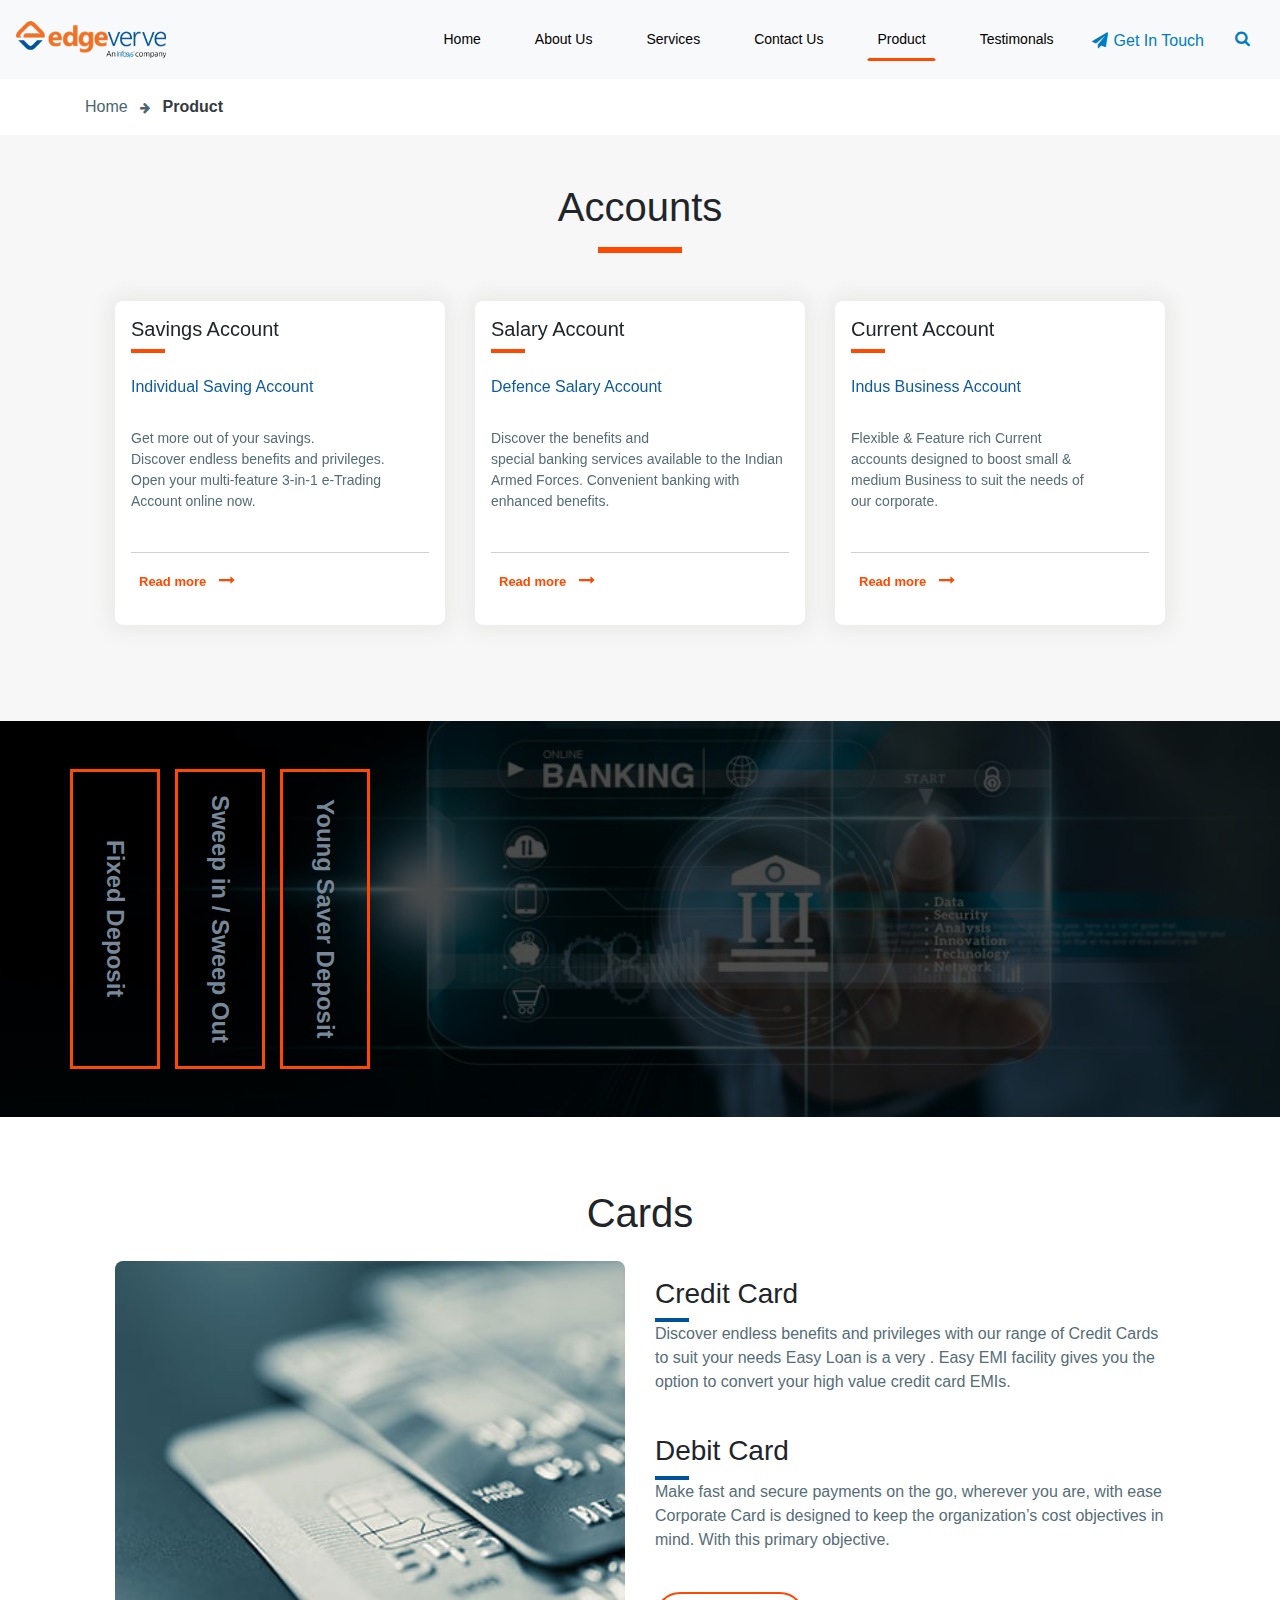
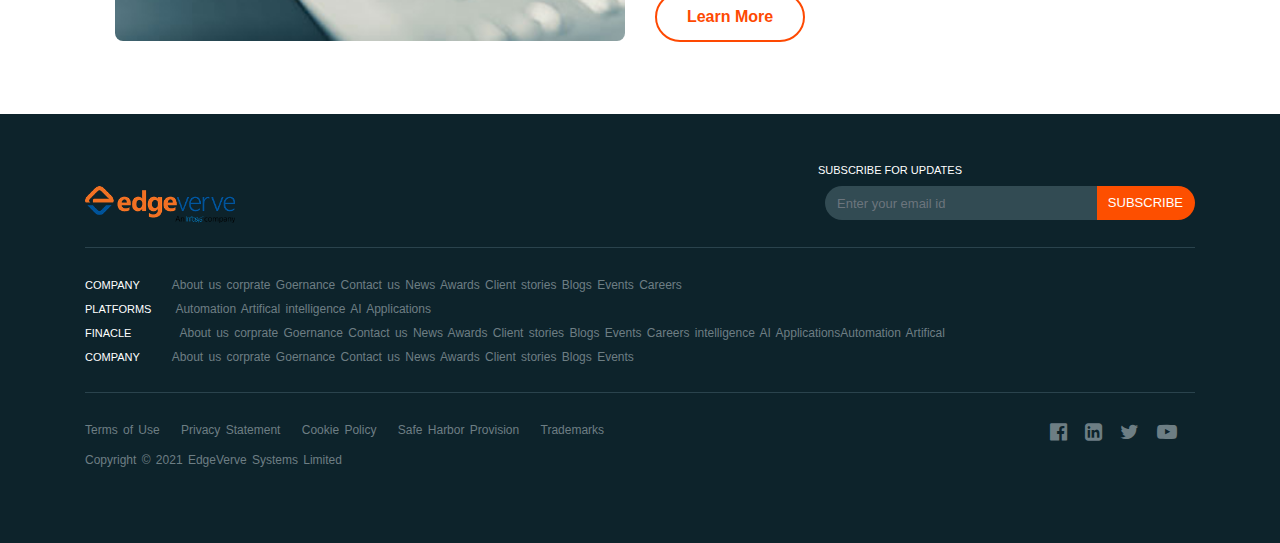
<file: product.html>
<!DOCTYPE html>
<html>

<head>
    <title>Edgeverve</title>
    <meta charset="utf-8">
    <meta name="viewport" content="width=device-width, initial-scale=1">
    <link rel="stylesheet" href="https://maxcdn.bootstrapcdn.com/bootstrap/4.5.2/css/bootstrap.min.css">
    <link rel="stylesheet" href="css/owlcarousel_styles/owl.carousel.min.css">
    <link rel="stylesheet" href="css/owlcarousel_styles/owl.theme.default.min.css">
    <link rel="stylesheet" href="https://cdnjs.cloudflare.com/ajax/libs/font-awesome/4.7.0/css/font-awesome.min.css">
    <link href="https://unpkg.com/aos@2.3.1/dist/aos.css" rel="stylesheet">
    <link rel="stylesheet" href="css/index.css">

    <script src="https://ajax.googleapis.com/ajax/libs/jquery/3.5.1/jquery.min.js"></script>
    <script src="https://cdnjs.cloudflare.com/ajax/libs/popper.js/1.16.0/umd/popper.min.js"></script>
    <script src="https://maxcdn.bootstrapcdn.com/bootstrap/4.5.2/js/bootstrap.min.js"></script>
    <script src="https://unpkg.com/aos@2.3.1/dist/aos.js"></script>
    <script src="js/owlcarousel_js/owl.carousel.min.js"></script>
    <script src="js/owlcarousel_js/main.js"></script>
</head>

<body>
    <a href="javascript:" id="return-to-top"><i class="fa fa-arrow-up"></i></a>
    <section class="menu-section nav-menu ">
        <div class="container-fluid p-0">
            <nav class="navbar py-0 navbar-expand-lg bg-light navbar-light py-3">
                <a class="navbar-brand" href="#">
                    <img src="images/edgeverve_logo.png" class="" alt="">
                </a>
                <button class="navbar-toggler" type="button" data-toggle="collapse" data-target="#collapsibleNavbar">
                    <span class="navbar-toggler-icon"></span>
                </button>
                <div class="collapse navbar-collapse" id="collapsibleNavbar">
                    <ul class="navbar-nav ml-auto d-lg-flex flex-lg-row flex-lg-wrap align-items-lg-center ">
                        <li class="nav-item px-3">
                            <a class="nav-link font-size-14" href="index.html">Home</a>
                        </li>
                        <li class="nav-item px-3">
                            <a class="nav-link font-size-14" href="about.html">About Us</a>
                        </li>
                        <li class="nav-item px-3">
                            <a class="nav-link font-size-14" href="services.html">Services</a>
                        </li>
                        <li class="nav-item px-3">
                            <a class="nav-link font-size-14" href="contact.html">Contact Us</a>
                        </li>
                        <li class="nav-item px-3">
                            <a class="nav-link font-size-14" aria-controls="nav-about" aria-selected="true"
                                href="product.html">Product</a>
                        </li>
                        <li class="nav-item px-3">
                            <a class="nav-link font-size-14" href="test.html">Testimonals</a>
                        </li>

                        <li class="nav-item getintouch m-0">
                            <a class="nav-link color-blue text-underline" href="#"><i class="fa fa-paper-plane"
                                    aria-hidden="true"></i><button type="button" class="color-blue border-0"
                                    style="background: #f8f9fa;" data-toggle="modal" data-target="#exampleModalCenter">
                                    Get In Touch
                                </button></a>
                        </li>
                        <div class="header-search-wrapper">
                            <span class="search-main">
                                <i class="fa fa-search"></i>
                            </span>
                            <div class="search-form-main clearfix">
                                <form role="search" method="get" class="search-form" action="sitename.com/">
                                    <label>
                                        <input type="search" class="search-field" placeholder="Search …" value=""
                                            name="s">
                                    </label>
                                    <input type="submit" class="search-submit" value="Search">
                                </form>
                            </div>
                        </div>
                    </ul>
                </div>
            </nav>
        </div>
    </section>
    <section class="home-contact-section py-3 bg-white">
        <div class="container">
            <div class="home-contact-contaner">
                <a href="index.html">Home <i class="fa fa-arrow-right mx-2" aria-hidden="true"></i></a>
                <a href="#" class="text-dark font-weight-bold">Product</a>
            </div>
        </div>
    </section>
    <section class="py-5 accounts-section">
        <div class="container">
            <div class="col-lg-12 d-lg-flex flex-lg-row flex-lg-wrap">
                <div class="product-heading col-lg-12 text-center">
                    <h1 class="m-0">Accounts</h1>
                </div>
                <div class="ai-border mx-auto text-center mt-3"></div>
                <div class="col-lg-12 d-lg-flex flex-lg-wrap flex-lg-row py-5 p-0">
                    <div class="col-lg-4">
                        <div class="col-lg-12 box-pr bg-white account-container p-3 code code--small code--left aos-init aos-animate"
                            data-aos="flip-left">
                            <div class="account-col-heading">
                                <h5>Savings Account</h5>
                            </div>
                            <div class="ai-border-sm mt-2"></div>
                            <div class="account-sub-col pt-4">
                                <h6>Individual Saving Account</h6>
                            </div>
                            <div class="account-content py-4">
                                <p>Get more out of your savings.<br> Discover endless benefits and privileges. <br>Open
                                    your multi-feature 3-in-1 e-Trading Account online now.
                                </p>
                            </div>
                            <div class="ai-box-learn text-left ml-2 py-3">
                                <a href="#" class="clr-org">Read more</a>
                                <i class="fa fa-long-arrow-right pl-2 clr-org"></i>
                            </div>
                        </div>
                    </div>
                    <div class="col-lg-4 mt-4 mt-lg-0">
                        <div class="col-lg-12 box-pr bg-white account-container p-3 code--right aos-init aos-animate"
                            data-aos="flip-right">
                            <div class="account-col-heading">
                                <h5>Salary Account</h5>
                            </div>
                            <div class="ai-border-sm mt-2"></div>
                            <div class="account-sub-col pt-4">
                                <h6>Defence Salary Account</h6>
                            </div>
                            <div class="account-content py-4">
                                <p>Discover the benefits and <br>special banking services available to the Indian Armed
                                    Forces. Convenient banking with enhanced benefits.
                                    <!-- to suit the needs of our corporate salary
                                    customers. -->
                                </p>
                            </div>
                            <div class="ai-box-learn text-left ml-2 py-3">
                                <a href="#" class="clr-org">Read more</a>
                                <i class="fa fa-long-arrow-right pl-2 clr-org"></i>
                            </div>
                        </div>
                    </div>
                    <div class="col-lg-4 mt-4 mt-lg-0">
                        <div class="col-lg-12 box-pr bg-white account-container p-3">
                            <div class="account-col-heading">
                                <h5>Current Account</h5>
                            </div>
                            <div class="ai-border-sm mt-2"></div>
                            <div class="account-sub-col pt-4">
                                <h6>Indus Business Account</h6>
                            </div>
                            <div class="account-content py-4">
                                <p>Flexible & Feature rich Current <br>accounts designed to boost small &<br> medium
                                    Business to suit the needs of<br> our corporate.
                                </p>
                            </div>
                            <div class="ai-box-learn text-left ml-2 py-3">
                                <a href="#" class="clr-org">Read more</a>
                                <i class="fa fa-long-arrow-right pl-2 clr-org"></i>
                            </div>
                        </div>
                    </div>
                </div>
            </div>
        </div>
    </section>
    <section class="feature-services-section bg-dark">
        <div class="container">
            <div class="row">
                <div class="col-lg-12 p-0 py-5 d-flex flex-row flex-wrap align-items-center justify-content-start">
                    <div class="bar-block">
                        <div class="bar d-flex justify-content-center align-items-center">
                            <h4>Fixed Deposit</h4>
                        </div>
                        <div class="detail-box p-4">
                            <p>Presento is a modern, creative and clean HTML corporate Bootstrap template. It can be
                                used for building elegant and modern corporate websites, small business homepages, app
                                landing pages, startup website, software &amp; SaaS company websites. Comes with all the
                                necessary pages and elements to build a stunning website with no time. Presento template
                                is very easy to customize. All files and code has been well organized and commented for
                                easy to customization. Presento is fully responsive, works on all devices and looks
                                perfect on every screen size.
                            </p>
                        </div>
                    </div>
                    <div class="bar-block">
                        <div class="bar d-flex justify-content-center align-items-center">
                            <h4>Sweep in / Sweep Out</h4>
                        </div>
                        <div class="detail-box p-4">
                            <p>Only 17 Percent of Banks have Deployed Digital at Scale - Finds Infosys Finacle and Efma
                                'Innovation in Retail Banking Only 17 Percent of Banks have Deployed Digital at Scale -
                                Finds Infosys Finacle and Efma 'Innovation in Retail BankingPresento is a modern,
                                creative and clean HTML corporate Bootstrap template. It can be used for building
                                elegant and modern corporate websites, small business homepages, app landing pages,
                                startup website, software &amp; SaaS company websites. Comes with all the necessary
                                pages
                                and elements to build a stunning website with no time.
                            </p>
                        </div>
                    </div>
                    <div class="bar-block">
                        <div class="bar d-flex justify-content-center align-items-center">
                            <h4>Young Saver Deposit</h4>
                        </div>
                        <div class="detail-box p-4">
                            <p>Only 17 Percent of Banks have Deployed Digital at Scale - Finds Infosys Finacle and Efma
                                'Innovation in Retail Banking Only 17 Percent of Banks have Deployed Digital at Scale -
                                Finds Infosys Finacle and Efma 'Innovation in Retail Banking Presento is a modern,
                                creative and clean HTML corporate Bootstrap template. It can be used for building
                                elegant and modern corporate websites, small business homepages, app landing pages,
                                startup website, software &amp; SaaS company websites. Comes with all the necessary
                                pages
                                and elements to build a stunning website with no time.
                            </p>
                        </div>
                    </div>
                </div>
            </div>
        </div>
    </section>
    <section class="card-section py-5">
        <div class="container">
            <div class="col-lg-12 d-lg-flex flex-lg-row flex-lg-wrap py-4">
                <div class="first-heading col-lg-12 text-center pb-3">
                    <h1>Cards</h1>
                </div>
                <div class="col-lg-6">
                    <div class="img-container ">
                        <img src="images/credit-card.jpg" class="img-fluid w-100 br-8" alt="">
                    </div>
                </div>
                <div class="col-lg-6">
                    <div class="first-content pt-3">
                        <div class="">
                            <h3>Credit Card</h3>
                            <div class="ai-border-sm mt-2" style="border: solid 2px #00539a;"></div>
                        </div>
                        <div class="card-content">
                            <p>Discover endless benefits and privileges with our range of Credit Cards to suit your
                                needs Easy Loan is a very . Easy EMI facility gives you the option to convert your high
                                value credit card EMIs.</p>
                        </div>
                    </div>
                    <div class="first-content pt-4">
                        <div class="">
                            <h3>Debit Card</h3>
                            <div class="ai-border-sm mt-2" style="border: solid 2px #00539a;"></div>
                        </div>
                        <div class="card-content">
                            <p>Make fast and secure payments on the go, wherever you are, with ease
                                Corporate Card is designed to keep the organization’s cost objectives in mind. With this
                                primary objective.</p>
                        </div>
                    </div>
                    <div class="button-check pt-lg-4 pt-md-5">
                        <button> Learn More </button>
                    </div>
                </div>
            </div>
        </div>
    </section>
    <!-- <section class="py-5 deposit-section">
        <div class="container">
            <div class="col-lg-12 d-lg-flex flex-lg-row flex-lg-wrap">
                <div class="product-heading col-lg-12 text-center">
                    <h1 class="m-0">Deposit</h1>
                </div>
                <div class="ai-border mx-auto text-center mt-3"></div>
                <div class="col-lg-12 d-lg-flex flex-lg-wrap flex-lg-row py-5">
                    <div class="col-lg-4 ">
                        <div class="col-lg-12 deposit-container p-5">
                            <div class="account-col-heading">
                                <h5>Fixed Deposit</h5>
                            </div>
                            <div class="ai-border-sm mt-2"></div>
                            
                            <div class="account-content py-4">
                                <p>Secure your money and watch it grow.<br> Flexible tenures and attractive interest
                                    rates.Build up your savings through regular, small deposits
                                </p>
                            </div>
                            <div class="ai-box-learn text-left ml-2 pt-4">
                                <a href="#" class="clr-org">Read more</a>
                                <i class="fa fa-long-arrow-right pl-2 clr-org"></i>
                            </div>
                        </div>
                    </div>
                    <div class="col-lg-4 ">
                        <div class="col-lg-12 deposit-container p-5">
                            <div class="account-col-heading">
                                <h5>Sweep in / Sweep Out</h5>
                            </div>
                            <div class="ai-border-sm mt-2"></div>
                           
                            <div class="account-content py-4">
                                <p>Make smarter choices when it comes to growing your investments.Age is no excuse.
                                    Exciting benefits and higher interest rates to make your money.
                                </p>
                            </div>
                            <div class="ai-box-learn text-left ml-2 pt-4">
                                <a href="#" class="clr-org">Read more</a>
                                <i class="fa fa-long-arrow-right pl-2 clr-org"></i>
                            </div>
                        </div>
                    </div>
                    <div class="col-lg-4 ">
                        <div class="col-lg-12 deposit-container p-5">
                            <div class="account-col-heading">
                                <h5>Young Saver Deposit</h5>
                            </div>
                            <div class="ai-border-sm mt-2"></div>
                           
                            <div class="account-content py-4">
                                <p>Financial wellbeing starts early. Get assured returns for your child's secured
                                    future.
                                    Dream more and achieve more as your money grows. Higher returns on Term
                                    Deposits
                                </p>
                            </div>
                            <div class="ai-box-learn text-left ml-2 pt-4">
                                <a href="#" class="clr-org">Read more</a>
                                <i class="fa fa-long-arrow-right pl-2 clr-org"></i>
                            </div>
                        </div>
                    </div>
                </div>
            </div>
        </div>
    </section> -->
    <footer class="footer py-5">
        <div class="container">
            <div class="col-lg-10 p-0 pr-5 d-none d-md-block">
                <div class=" d-flex justify-content-lg-end justify-content-center">
                    <label for="basic-url" class="text-white span-h">SUBSCRIBE FOR UPDATES</label>
                </div>
            </div>
            <div class="col-lg-12 d-md-flex flex-row flex-wrap justify-content-between footer-logo-container pb-4 p-0">
                <div class="footer-logo col-lg-8 col-4 p-0  ">
                    <img src="images/edgeverve_logo.png" alt="">
                </div>
                <div class="col-lg-4 col-md-8 p-0">
                    <div class="col-lg-10  p-0  pr-lg-5 d-block d-md-none">
                        <label for="basic-url" class="text-white span-h">SUBSCRIBE FOR UPDATES</label>
                    </div>
                    <div class="input-group " style="border-radius: 20px;">
                        <input type="text" class="form-control border-0"
                            style="background: #324b53; border-radius: 20px 0px 0px 20px; font-size: 13px;"
                            placeholder="Enter your email id" aria-label="Recipient's username"
                            aria-describedby="basic-addon2">
                        <div class="input-group-append">
                            <span class="input-group-text text-white border-0"
                                style="background: #fd4f00; border-radius: 0px 20px 20px 0px; font-size: 13px;"
                                id="basic-addon2">SUBSCRIBE</span>
                        </div>
                    </div>
                </div>
            </div>
            <div class="col-lg-12 d-lg-flex flex-lg-row flex-lg-wrap p-0">
                <div class="col-lg-12 footer-span p-0 footer-logo-container py-4">
                    <span class="text-white pr-2 span-h">COMPANY</span><span class="footer-text pl-lg-4">About us
                        corprate
                        Goernance Contact us News Awards Client stories Blogs Events Careers</span><br>
                    <span class="text-white  span-h">PLATFORMS</span><span class="footer-text pl-lg-4  ">Automation
                        Artifical
                        intelligence AI Applications</span><br>
                    <span class="text-white  span-h">FINACLE</span><span class="footer-text pl-lg-5  ">About us corprate
                        Goernance
                        Contact us News Awards Client stories Blogs Events Careers intelligence AI
                        ApplicationsAutomation
                        Artifical</span><br>
                    <span class="text-white pr-2 span-h">COMPANY</span><span class="footer-text pl-lg-4">About us
                        corprate
                        Goernance Contact us News Awards Client stories Blogs Events </span><br>
                </div>
                <div
                    class="footer-icon-container col-lg-12 d-lg-flex flex-lg-row flex-lg-wrap justify-content-between py-4 p-0">
                    <div class="col-lg-8 p-0">
                        <a href="#" class="footer-text pr-3">
                            Terms of Use
                        </a>
                        <a href="#" class="footer-text pr-3">
                            Privacy Statement
                        </a>
                        <a href="#" class="footer-text pr-3">
                            Cookie Policy
                        </a>
                        <a href="#" class="footer-text pr-3">
                            Safe Harbor Provision
                        </a>
                        <a href="#" class="footer-text pr-3">Trademarks</a>
                    </div>
                    <div class="col-lg-4 icons p-0 d-lg-flex justify-content-end">
                        <a href="#"><i class="fa fa-facebook-official" aria-hidden="true"></i></a>
                        <a href="#"><i class="fa fa-linkedin-square" aria-hidden="true"></i></a>
                        <a href="#"><i class="fa fa-twitter" aria-hidden="true"></i></a>
                        <a href="#"><i class="fa fa-youtube-play" aria-hidden="true"></i></a>
                    </div>
                    <div><a href="#" class="footer-text">Copyright &copy 2021 EdgeVerve Systems Limited </a></div>
                </div>
            </div>
        </div>
    </footer>
    <!-- Modal -->
    <div class="modal fade" id="exampleModalCenter" tabindex="-1" role="dialog"
        aria-labelledby="exampleModalCenterTitle" aria-hidden="true">
        <div class="modal-dialog modal-dialog-centered" role="document">
            <div class="modal-content p-0">
                <!-- <div class="modal-header text-center">
        <div class="d-lg-flex flex-lg-row flex-lg-wrap col-lg-12">
          <div class="col-lg-11 text-center">
            <h2 class="modal-title font-weight-bold clr-org" id="exampleModalLongTitle">
              Get in touch
            </h2>
          </div>
          <div class="col-lg-1">
            <button type="button" class="close" data-dismiss="modal" aria-label="Close">
              <span aria-hidden="true" class="clr-org">&times;</span>
            </button>
          </div>
        </div>
      </div> -->
                <div class="modal-body p-0">
                    <section class=" form-section" id="form-section">
                        <div class="container p-0">
                            <div class="col-lg-12 mx-auto text-center d-lg-flex flex-lg-row flex-lg-wrap p-0 ">
                                <div class="bg-dark  col-lg-12 p-0 ">
                                    <div class="contact-icons col-lg-12 d-lg-flex flex-lg-row flex-lg-wrap py-2">
                                        <div class="col-lg-6 ">
                                            <span class="clr-org icon-1"><i class="fa fa-circle"></i></span>
                                            <span class="clr-org icon-2"><i class="fa fa-circle"></i></span>
                                            <span class="clr-org icon-3"><i class="fa fa-circle"></i></span>
                                        </div>
                                        <div class="col-lg-6 text-right">
                                            <button type="button" class="close" data-dismiss="modal" aria-label="Close">
                                                <span aria-hidden="true" class="clr-org">&times;</span>
                                            </button>
                                        </div>
                                    </div>
                                    <div class="col-lg-12 d-lg-flex flex-lg-row flex-lg-wrap p-0 py-5">
                                        <div class="col-lg-4 pb-4 text-left pl-5">
                                            <div>
                                                <h2 class=" clr-org">Contact <span class="us">Us</span> </h2>

                                            </div>
                                        </div>
                                        <div class="col-lg-8 text-center mx-auto mt-5 mt-lg-0 pb-5 pb-lg-0">
                                            <grammarly-extension data-grammarly-shadow-root="true" class="cGcvT"
                                                style="position: absolute; top: 0px; left: 0px; pointer-events: none;">
                                            </grammarly-extension>

                                            <form class="contact-form">
                                                <div class="form-row">
                                                    <div class="col-md-12 form-group text-left">

                                                        <input type="text" class="form-control required" name="name"
                                                            placeholder="Name"><span class="text-danger spn"><small
                                                                class=" "></small></span>
                                                    </div>
                                                    <div class="col-md-12 form-group text-left">

                                                        <input type="email" class="form-control required" name="email"
                                                            placeholder="E-mail">
                                                        <span class="text-danger spn"><small class=""></small></span>
                                                    </div>
                                                </div>
                                                <div class="form-group text-left">

                                                    <input type="text" class="form-control required" name="mobile"
                                                        placeholder="Mobile Number">
                                                    <span class="text-danger spn"><small class=""></small></span>
                                                </div>
                                                <div class="form-group text-left">
                                                    <textarea class="form-control required" name="message"
                                                        placeholder="Your Message" style="height:100px;"
                                                        pattern="[A-Za-z]{100}" title=" Your Message"
                                                        spellcheck="false"></textarea>
                                                    <span class="text-danger spn"><small class=""></small></span>
                                                </div>
                                                <!-- <div class="mb-3">
                                                    <div id="responseMessage"></div>
                                                </div> -->
                                                <div class="text-right pt-5">
                                                    <span><button
                                                            class="clr-org border-0 bg-dark font-weight-bold">CANCLE</button></span>
                                                    <button class="clr-org border-0 bg-dark font-weight-bold"
                                                        type="submit" name="submit" id="submit">SEND</button>
                                                </div>
                                            </form>
                                        </div>
                                        <div class="col-md-12 d-lg-flex flex-lg-wrap flex-lg-row pt-2">
                                            <div class="col-md-6 cn-info text-left ">
                                                <p>CONTACT INFO : <a href="tel:+91 7995766421" class="">+91
                                                        7995766421</a></p>
                                            </div>
                                        </div>
                                    </div>
                                </div>
                            </div>
                        </div>
                    </section>
                </div>
                <!-- <div class="modal-footer">
        <button type="button" class="border-0 clr-org font-weight-bold" data-dismiss="modal">Close</button>
        <button type="button" class="btn btn-secondary clr-org font-weight-bold">Save
          changes</button>
      </div> -->
            </div>
        </div>
    </div>
    <script>
        AOS.init();
    </script>
</body>

</html>
</file>
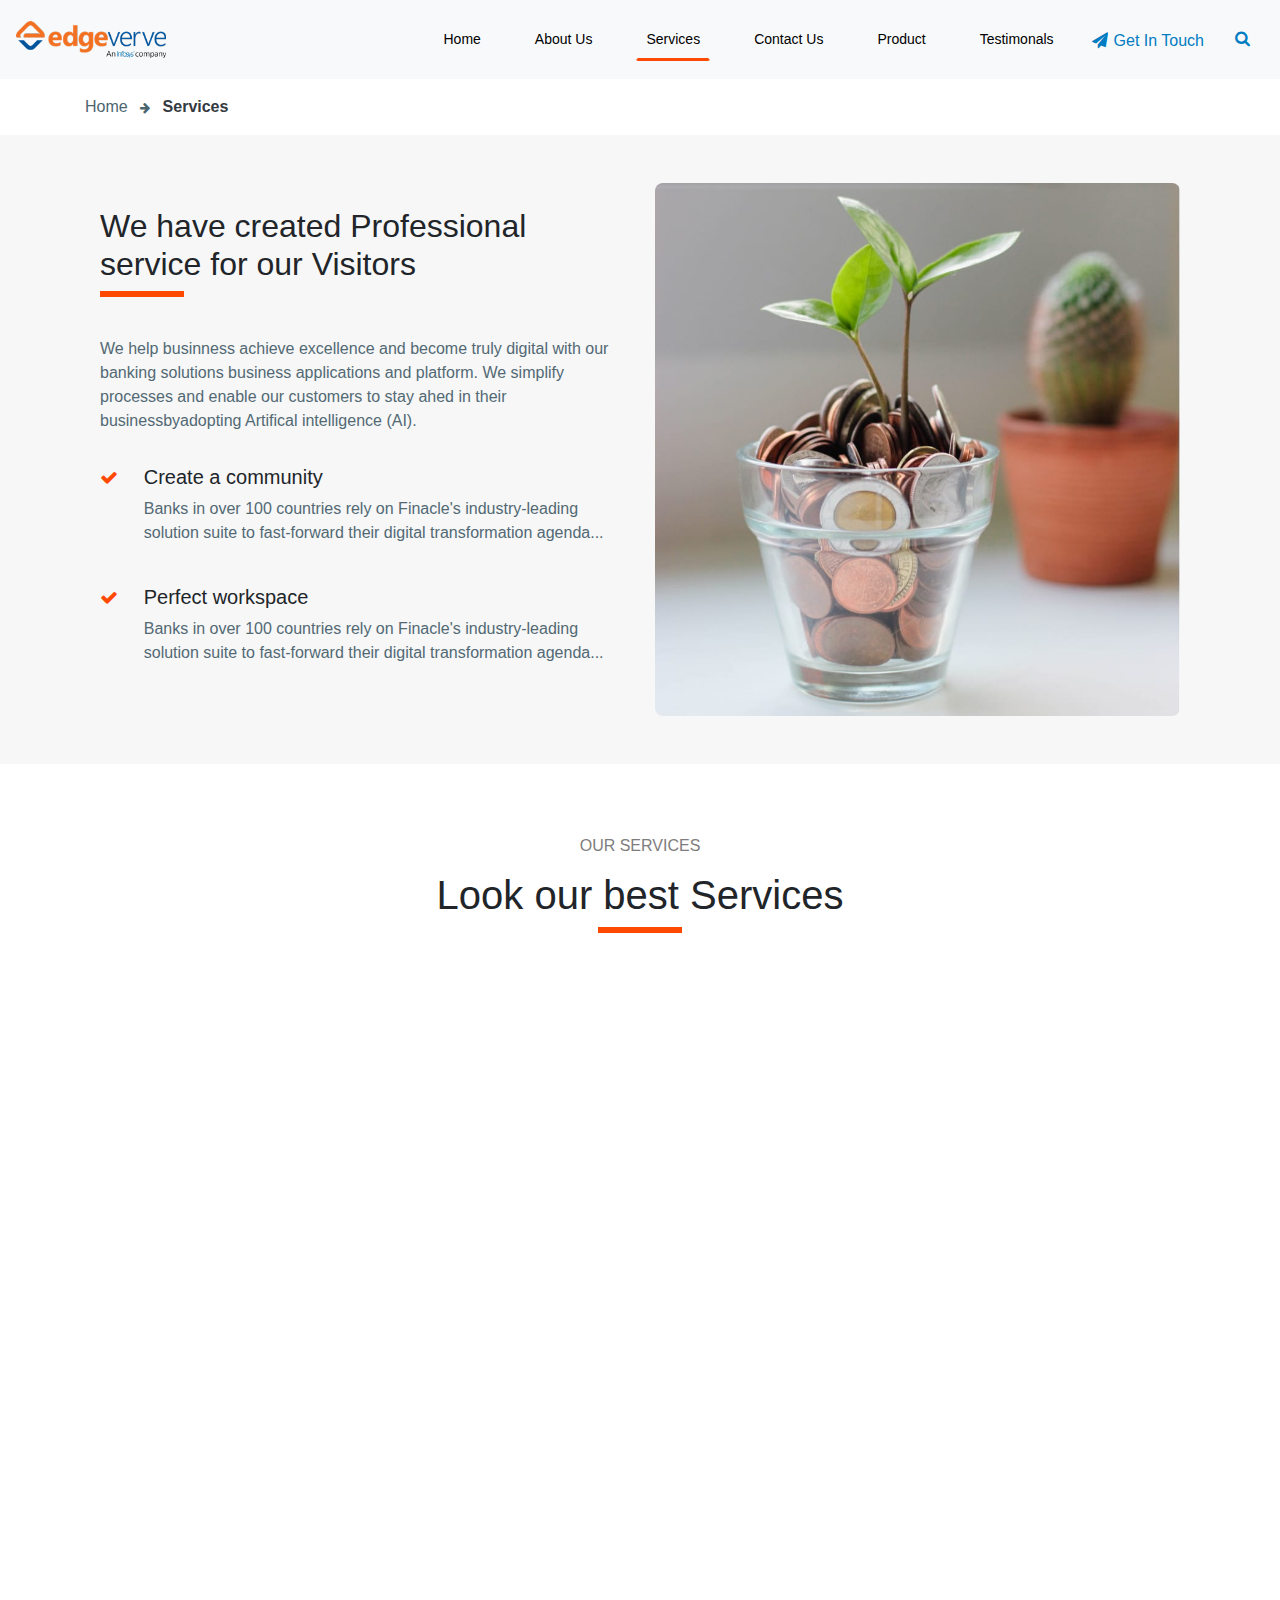
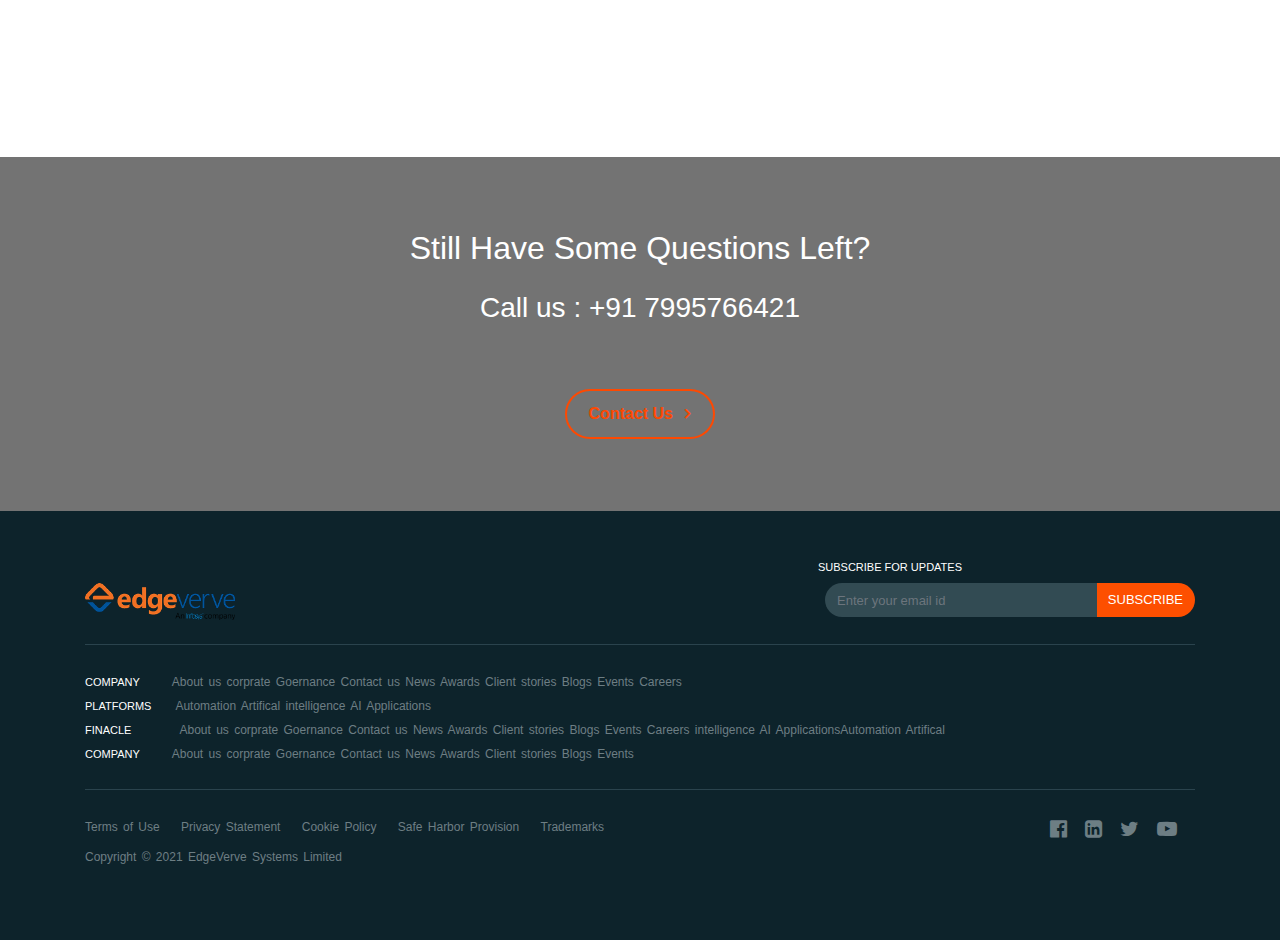
<file: services.html>
<!DOCTYPE html>
<html>

<head>
    <title>Edgeverve-services</title>
    <meta charset="utf-8">
    <meta name="viewport" content="width=device-width, initial-scale=1">
    <link rel="stylesheet" href="https://maxcdn.bootstrapcdn.com/bootstrap/4.5.2/css/bootstrap.min.css">
    <link rel="stylesheet" href="css/owlcarousel_styles/owl.carousel.min.css">
    <link rel="stylesheet" href="css/owlcarousel_styles/owl.theme.default.min.css">
    <link rel="stylesheet" href="https://cdnjs.cloudflare.com/ajax/libs/font-awesome/4.7.0/css/font-awesome.min.css">
    <link href="https://unpkg.com/aos@2.3.1/dist/aos.css" rel="stylesheet">
    <link rel="stylesheet" href="css/index.css">

    <script src="https://ajax.googleapis.com/ajax/libs/jquery/3.5.1/jquery.min.js"></script>
    <script src="https://cdnjs.cloudflare.com/ajax/libs/popper.js/1.16.0/umd/popper.min.js"></script>
    <script src="https://maxcdn.bootstrapcdn.com/bootstrap/4.5.2/js/bootstrap.min.js"></script>
    <script src="js/owlcarousel_js/owl.carousel.min.js"></script>
    <script src="https://unpkg.com/aos@2.3.1/dist/aos.js"></script>
    <script src="js/owlcarousel_js/main.js"></script>
</head>

<body>
    <a href="javascript:" id="return-to-top"><i class="fa fa-arrow-up"></i></a>
    <section class="menu-section nav-menu">
        <div class="container-fluid p-0">
            <nav class="navbar py-0 navbar-expand-lg bg-light navbar-light py-3">
                <a class="navbar-brand" href="#">
                    <img src="images/edgeverve_logo.png" class="" alt="">
                </a>
                <button class="navbar-toggler" type="button" data-toggle="collapse" data-target="#collapsibleNavbar">
                    <span class="navbar-toggler-icon"></span>
                </button>
                <div class="collapse navbar-collapse" id="collapsibleNavbar">
                    <ul class="navbar-nav ml-auto d-lg-flex flex-lg-row flex-lg-wrap align-items-lg-center ">
                        <li class="nav-item px-3">
                            <a class="nav-link font-size-14" href="index.html">Home</a>
                        </li>
                        <li class="nav-item px-3">
                            <a class="nav-link font-size-14" href="about.html">About Us</a>
                        </li>
                        <li class="nav-item px-3">
                            <a class="nav-link font-size-14" aria-controls="nav-about" aria-selected="true"
                                href="services.html">Services</a>
                        </li>
                        <li class="nav-item px-3">
                            <a class="nav-link font-size-14" href="contact.html">Contact Us</a>
                        </li>
                        <li class="nav-item px-3">
                            <a class="nav-link font-size-14" href="product.html">Product</a>
                        </li>
                        <li class="nav-item px-3">
                            <a class="nav-link font-size-14" href="test.html">Testimonals</a>
                        </li>

                        <li class="nav-item getintouch m-0">
                            <a class="nav-link color-blue text-underline" href="#"><i class="fa fa-paper-plane"
                                    aria-hidden="true"></i><button type="button" class="color-blue border-0"
                                    style="background: #f8f9fa;" data-toggle="modal" data-target="#exampleModalCenter">
                                    Get In Touch
                                </button></a>
                        </li>
                        <div class="header-search-wrapper">
                            <span class="search-main">
                                <i class="fa fa-search"></i>
                            </span>
                            <div class="search-form-main clearfix">
                                <form role="search" method="get" class="search-form" action="sitename.com/">
                                    <label>
                                        <input type="search" class="search-field" placeholder="Search …" value=""
                                            name="s">
                                    </label>
                                    <input type="submit" class="search-submit" value="Search">
                                </form>
                            </div>
                        </div>
                    </ul>
                </div>
            </nav>
        </div>
    </section>
    <section class="home-contact-section py-3 bg-white">
        <div class="container">
            <div class="home-contact-contaner">
                <a href="index.html">Home <i class="fa fa-arrow-right mx-2" aria-hidden="true"></i></a>
                <a href="#" class="text-dark font-weight-bold">Services</a>
            </div>
        </div>
    </section>
    <section class="py-5 services-first-section">
        <div class="container">
            <div class="col-lg-12 d-flex flex-lg-row flex-lg-wrap flex-column-reverse p-0">
                <div class="col-lg-6  pt-4">
                    <div class="service-heading">
                        <h2>We have created Professional service for our Visitors</h2>
                    </div>
                    <div class="driving-border mb-4">

                    </div>
                    <div class="services-content pt-3">
                        <p>We help businness achieve excellence and become truly digital with our banking solutions
                            business applications
                            and platform. We simplify processes and enable our customers to stay ahed in their
                            businessbyadopting Artifical
                            intelligence (AI).</p>
                    </div>
                    <div class="col-lg-12 d-flex flex-row flex-wrap p-0 pt-3">
                        <div class="col-1 p-0 ">
                            <i class="fa fa-check clr-org"></i>
                        </div>
                        <div class="col-11 p-0 services-content">
                            <h5>Create a community</h5>
                            <p>Banks in over 100 countries rely on Finacle's industry-leading solution suite to
                                fast-forward their digital transformation agenda...</p>
                        </div>
                    </div>
                    <div class="col-lg-12 d-flex flex-wrap flex-row p-0 pt-4">
                        <div class="col-1 p-0 ">
                            <i class="fa fa-check clr-org"></i>
                        </div>
                        <div class="col-11 p-0 services-content">
                            <h5>Perfect workspace</h5>
                            <p>Banks in over 100 countries rely on Finacle's industry-leading solution suite to
                                fast-forward their digital transformation agenda...</p>
                        </div>
                    </div>
                </div>
                <div class="col-lg-6">
                    <div class="services-right">
                        <img src="images/services.jpg" class="img-fluid" alt="">
                    </div>
                </div>
            </div>
        </div>
    </section>
    <section class="our-services py-5">
        <div class="container">
            <div class="col-lg-12 d-lg-flex flex-lg-row flex-lg-wrap pt-4">
                <div class="our-services-header col-lg-12 text-center">
                    <h6 class="pb-2">OUR SERVICES</h6>
                    <h1>Look our best Services</h1>
                    <div class="driving-border mb-4 mx-auto text-center">

                    </div>
                </div>
                <div class="our-services-boxs col-lg-12 pt-5 p-0">
                    <div class="col-lg-12 d-flex flex-wrap flex-row p-0">
                        <div class="col-lg-4 col-md-6 mb-lg-0 mb-4 p-0 px-md-3">
                            <div class=" box-sw bg col-lg-12 text-center code--left aos-init" data-aos="zoom-in-down"
                                data-aos-delay="100">
                                <div class="our-icon">
                                    <i class="fa fa-dollar py-3 mt-0 clr-org"></i>
                                </div>
                                <div class="our-heading pt-3">
                                    <h4>Best pricing</h4>
                                </div>
                                <div class="our-content pt-4">
                                    <p>Banks in over 100 countries rely on Finacle's industry-leading
                                        solution suite...</p>
                                </div>
                            </div>
                        </div>
                        <div class="col-lg-4 col-md-6  mb-4 mb-lg-0 p-0 px-md-3">
                            <div class="box-sw bg col-lg-12 text-center padding-37 code--left aos-init" data-aos="zoom-in-down"
                                data-aos-delay="100">
                                <div class="our-icon">
                                    <i class="fa fa-building py-3 mt-0 clr-org"></i>
                                </div>
                                <div class="our-heading pt-3">
                                    <h4>Consulting business</h4>
                                </div>
                                <div class="our-content pt-4">
                                    <p>Banks in over 100 countries rely on Finacle's industry-leading solution suite ...
                                    </p>
                                </div>
                            </div>
                        </div>
                        <div class="col-lg-4 col-md-6 mb-lg-0 mb-4 p-0 px-md-3 ">
                            <div class="box-sw bg col-lg-12 text-center  code--left aos-init padding-md" data-aos="zoom-in-down"
                                data-aos-delay="100">
                                <div class="our-icon">
                                    <i class="fa fa-line-chart  py-3 mt-0 clr-org"></i>
                                </div>
                                <div class="our-heading pt-3">
                                    <h4>Finance investing</h4>
                                </div>
                                <div class="our-content pt-4">
                                    <p>Banks in over 100 countries rely on Finacle's industry-leading solution suite ...
                                    </p>
                                </div>
                            </div>
                        </div>

                        <!-- <div class="col-lg-12 d-lg-flex flex-lg-wrap flex-lg-row  mt-4 p-0"> -->
                        <div class="col-lg-4 col-md-6 mb-4 mb-lg-0 p-0 p-md-3 ">
                            <div class="box-sw bg col-lg-12 text-center padding-40 code--left aos-init" data-aos="zoom-in-down"
                                data-aos-delay="100">
                                <div class="our-icon">
                                    <i class="fa fa-laptop py-3 mt-0 clr-org"></i>
                                </div>
                                <div class="our-heading pt-3">
                                    <h4>Variety of Workspace</h4>
                                </div>
                                <div class="our-content pt-4">
                                    <p>Banks in over 100 countries rely on Finacle's industry-leading
                                        solution suite...</p>
                                </div>
                            </div>
                        </div>
                        <div class="col-lg-4 col-md-6 mb-4 mb-lg-0 p-0 p-md-3">
                            <div class="box-sw bg col-lg-12 text-center  code--left aos-init" data-aos="zoom-in-down"
                                data-aos-delay="100">
                                <div class="our-icon">
                                    <i class="fa fa-money  py-3 mt-0 clr-org"></i>
                                </div>
                                <div class="our-heading pt-3">
                                    <h4>Financial Growth </h4>
                                </div>
                                <div class="our-content pt-4">
                                    <p>Banks in over 100 countries rely on Finacle's industry-leading solution suite ...
                                    </p>
                                </div>
                            </div>
                        </div>
                        <div class="col-lg-4 col-md-6 mb-4 mb-lg-0 p-0 p-md-3">
                            <div class="box-sw bg col-lg-12 text-center  code--left aos-init" data-aos="zoom-in-down"
                                data-aos-delay="300">
                                <div class="our-icon">
                                    <i class="fa fa-credit-card  py-3 mt-0 clr-org"></i>
                                </div>
                                <div class="our-heading pt-3">
                                    <h4>Variety of cards</h4>
                                </div>
                                <div class="our-content pt-4">
                                    <p>Banks in over 100 countries rely on Finacle's industry-leading solution suite ...
                                    </p>
                                </div>
                            </div>
                        </div>
                    </div>
                </div>
            </div>
        </div>
    </section>
    <section class="still-have-section py-5">
        <div class="container">
            <div class="col-lg-12 text-center py-4">
                <div class="still-heading">
                    <h2 class="text-white">Still Have Some Questions Left?</h2>
                </div>
                <div class="pb-2">
                    <h3 class="mt-4 text-white">Call us : <a href="tel:+91 7995766421" class="text-white">+91
                            7995766421</a> </h3>
                </div>
                <div class="button-check pt-md-5 text-center mx-auto pt-4">
                    <button style="background: none;">Contact Us <i
                            class="fa fa-angle-right pl-2 font-weight-bold"></i></button>
                </div>
            </div>
        </div>
    </section>
    <footer class="footer py-5">
        <div class="container">
            <div class="col-lg-10 p-0 pr-5 d-none d-md-block">
                <div class=" d-flex justify-content-lg-end justify-content-center">
                    <label for="basic-url" class="text-white span-h">SUBSCRIBE FOR UPDATES</label>
                </div>
            </div>
            <div class="col-lg-12 d-md-flex flex-row flex-wrap justify-content-between footer-logo-container pb-4 p-0">
                <div class="footer-logo col-lg-8 col-4 p-0  ">
                    <img src="images/edgeverve_logo.png" alt="">
                </div>
                <div class="col-lg-4 col-md-8 p-0">
                    <div class="col-lg-10  p-0  pr-lg-5 d-block d-md-none">
                        <label for="basic-url" class="text-white span-h">SUBSCRIBE FOR UPDATES</label>
                    </div>
                    <div class="input-group " style="border-radius: 20px;">
                        <input type="text" class="form-control border-0"
                            style="background: #324b53; border-radius: 20px 0px 0px 20px; font-size: 13px;"
                            placeholder="Enter your email id" aria-label="Recipient's username"
                            aria-describedby="basic-addon2">
                        <div class="input-group-append">
                            <span class="input-group-text text-white border-0"
                                style="background: #fd4f00; border-radius: 0px 20px 20px 0px; font-size: 13px;"
                                id="basic-addon2">SUBSCRIBE</span>
                        </div>
                    </div>
                </div>
            </div>
            <div class="col-lg-12 d-lg-flex flex-lg-row flex-lg-wrap p-0">
                <div class="col-lg-12 footer-span p-0 footer-logo-container py-4">
                    <span class="text-white pr-2 span-h">COMPANY</span><span class="footer-text pl-lg-4">About us
                        corprate
                        Goernance Contact us News Awards Client stories Blogs Events Careers</span><br>
                    <span class="text-white  span-h">PLATFORMS</span><span class="footer-text pl-lg-4  ">Automation
                        Artifical
                        intelligence AI Applications</span><br>
                    <span class="text-white  span-h">FINACLE</span><span class="footer-text pl-lg-5  ">About us corprate
                        Goernance
                        Contact us News Awards Client stories Blogs Events Careers intelligence AI
                        ApplicationsAutomation
                        Artifical</span><br>
                    <span class="text-white pr-2 span-h">COMPANY</span><span class="footer-text pl-lg-4">About us
                        corprate
                        Goernance Contact us News Awards Client stories Blogs Events </span><br>
                </div>
                <div
                    class="footer-icon-container col-lg-12 d-lg-flex flex-lg-row flex-lg-wrap justify-content-between py-4 p-0">
                    <div class="col-lg-8 p-0">
                        <a href="#" class="footer-text pr-3">
                            Terms of Use
                        </a>
                        <a href="#" class="footer-text pr-3">
                            Privacy Statement
                        </a>
                        <a href="#" class="footer-text pr-3">
                            Cookie Policy
                        </a>
                        <a href="#" class="footer-text pr-3">
                            Safe Harbor Provision
                        </a>
                        <a href="#" class="footer-text pr-3">Trademarks</a>
                    </div>
                    <div class="col-lg-4 icons p-0 d-lg-flex justify-content-end">
                        <a href="#"><i class="fa fa-facebook-official" aria-hidden="true"></i></a>
                        <a href="#"><i class="fa fa-linkedin-square" aria-hidden="true"></i></a>
                        <a href="#"><i class="fa fa-twitter" aria-hidden="true"></i></a>
                        <a href="#"><i class="fa fa-youtube-play" aria-hidden="true"></i></a>
                    </div>
                    <div><a href="#" class="footer-text">Copyright &copy 2021 EdgeVerve Systems Limited </a></div>
                </div>
            </div>
        </div>
    </footer>
    <!-- Modal -->
    <div class="modal fade" id="exampleModalCenter" tabindex="-1" role="dialog"
        aria-labelledby="exampleModalCenterTitle" aria-hidden="true">
        <div class="modal-dialog modal-dialog-centered" role="document">
            <div class="modal-content p-0">
                <!-- <div class="modal-header text-center">
        <div class="d-lg-flex flex-lg-row flex-lg-wrap col-lg-12">
          <div class="col-lg-11 text-center">
            <h2 class="modal-title font-weight-bold clr-org" id="exampleModalLongTitle">
              Get in touch
            </h2>
          </div>
          <div class="col-lg-1">
            <button type="button" class="close" data-dismiss="modal" aria-label="Close">
              <span aria-hidden="true" class="clr-org">&times;</span>
            </button>
          </div>
        </div>
      </div> -->
                <div class="modal-body p-0">
                    <section class=" form-section" id="form-section">
                        <div class="container p-0">
                            <div class="col-lg-12 mx-auto text-center d-lg-flex flex-lg-row flex-lg-wrap p-0 ">
                                <div class="bg-dark  col-lg-12 p-0 ">
                                    <div class="contact-icons col-lg-12 d-lg-flex flex-lg-row flex-lg-wrap py-2">
                                        <div class="col-lg-6 ">
                                            <span class="clr-org icon-1"><i class="fa fa-circle"></i></span>
                                            <span class="clr-org icon-2"><i class="fa fa-circle"></i></span>
                                            <span class="clr-org icon-3"><i class="fa fa-circle"></i></span>
                                        </div>
                                        <div class="col-lg-6 text-right">
                                            <button type="button" class="close" data-dismiss="modal" aria-label="Close">
                                                <span aria-hidden="true" class="clr-org">&times;</span>
                                            </button>
                                        </div>
                                    </div>
                                    <div class="col-lg-12 d-lg-flex flex-lg-row flex-lg-wrap p-0 py-5">
                                        <div class="col-lg-4 pb-4 text-left pl-5">
                                            <div>
                                                <h2 class=" clr-org">Contact <span class="us">Us</span> </h2>

                                            </div>
                                        </div>
                                        <div class="col-lg-8 text-center mx-auto mt-5 mt-lg-0 pb-5 pb-lg-0">
                                            <grammarly-extension data-grammarly-shadow-root="true" class="cGcvT"
                                                style="position: absolute; top: 0px; left: 0px; pointer-events: none;">
                                            </grammarly-extension>

                                            <form class="contact-form">
                                                <div class="form-row">
                                                    <div class="col-md-12 form-group text-left">

                                                        <input type="text" class="form-control required" name="name"
                                                            placeholder="Name"><span class="text-danger spn"><small
                                                                class=" "></small></span>
                                                    </div>
                                                    <div class="col-md-12 form-group text-left">

                                                        <input type="email" class="form-control required" name="email"
                                                            placeholder="E-mail">
                                                        <span class="text-danger spn"><small class=""></small></span>
                                                    </div>
                                                </div>
                                                <div class="form-group text-left">

                                                    <input type="text" class="form-control required" name="mobile"
                                                        placeholder="Mobile Number">
                                                    <span class="text-danger spn"><small class=""></small></span>
                                                </div>
                                                <div class="form-group text-left">
                                                    <textarea class="form-control required" name="message"
                                                        placeholder="Your Message" style="height:100px;"
                                                        pattern="[A-Za-z]{100}" title=" Your Message"
                                                        spellcheck="false"></textarea>
                                                    <span class="text-danger spn"><small class=""></small></span>
                                                </div>
                                                <!-- <div class="mb-3">
                                                    <div id="responseMessage"></div>
                                                </div> -->
                                                <div class="text-right pt-5">
                                                    <span><button
                                                            class="clr-org border-0 bg-dark font-weight-bold">CANCLE</button></span>
                                                    <button class="clr-org border-0 bg-dark font-weight-bold"
                                                        type="submit" name="submit" id="submit">SEND</button>
                                                </div>
                                            </form>
                                        </div>
                                        <div class="col-md-12 d-lg-flex flex-lg-wrap flex-lg-row pt-2">
                                            <div class="col-md-6 cn-info text-left ">
                                                <p>CONTACT INFO : <a href="tel:+91 7995766421" class="">+91
                                                        7995766421</a></p>
                                            </div>

                                        </div>
                                    </div>
                                </div>
                            </div>
                        </div>
                    </section>
                </div>
                <!-- <div class="modal-footer">
        <button type="button" class="border-0 clr-org font-weight-bold" data-dismiss="modal">Close</button>
        <button type="button" class="btn btn-secondary clr-org font-weight-bold">Save
          changes</button>
      </div> -->
            </div>
        </div>
    </div>
    <script>
        AOS.init();
    </script>
</body>

</html>
</file>
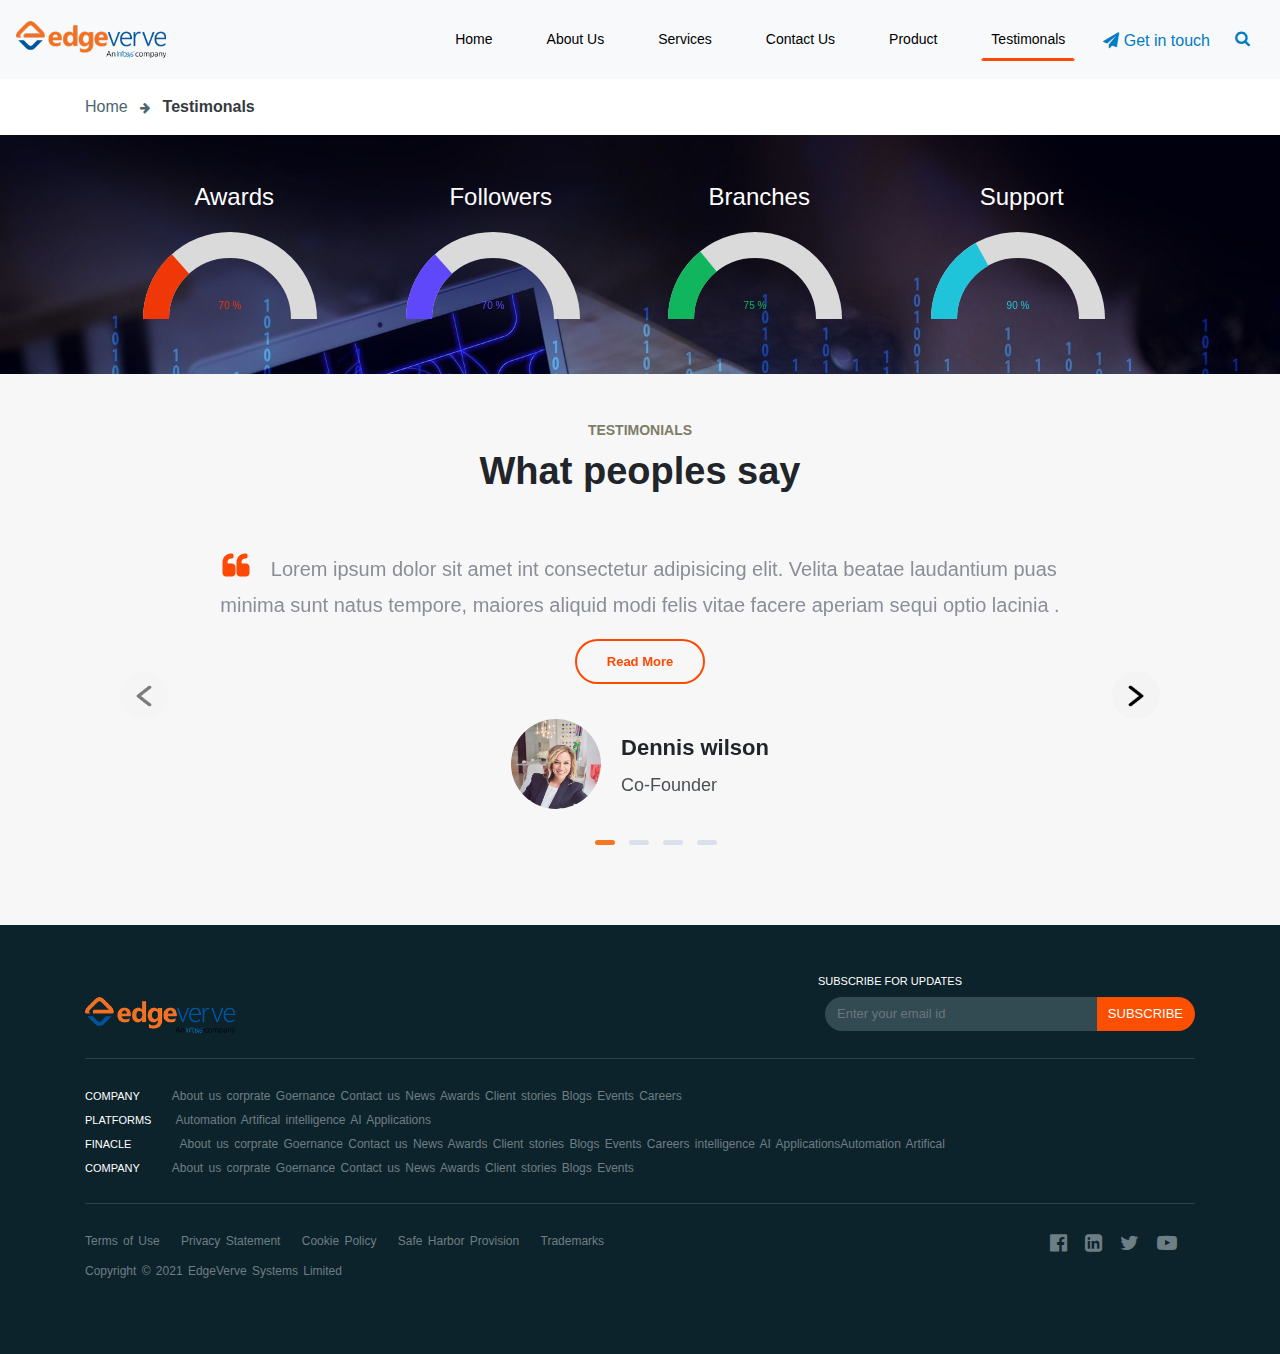
<file: test.html>
<!DOCTYPE html>
<html>

<head>
    <title>Edgeverve</title>
    <meta charset="utf-8">
    <meta name="viewport" content="width=device-width, initial-scale=1">
    <link rel="stylesheet" href="https://maxcdn.bootstrapcdn.com/bootstrap/4.5.2/css/bootstrap.min.css">
    <link rel="stylesheet" href="css/owlcarousel_styles/owl.carousel.min.css">
    <link rel="stylesheet" href="css/owlcarousel_styles/owl.theme.default.min.css">
    <link rel="stylesheet" href="https://cdnjs.cloudflare.com/ajax/libs/font-awesome/4.7.0/css/font-awesome.min.css">
    <link rel="stylesheet" href="css/index.css">

    <script src="https://ajax.googleapis.com/ajax/libs/jquery/3.5.1/jquery.min.js"></script>
    <script src="https://cdnjs.cloudflare.com/ajax/libs/popper.js/1.16.0/umd/popper.min.js"></script>
    <script src="https://maxcdn.bootstrapcdn.com/bootstrap/4.5.2/js/bootstrap.min.js"></script>
    <script src="js/owlcarousel_js/owl.carousel.min.js"></script>
    <script src="js/owlcarousel_js/main.js"></script>
</head>

<body>
    <a href="javascript:" id="return-to-top"><i class="fa fa-arrow-up"></i></a>
    <section class="menu-section nav-menu">
        <div class="container-fluid p-0">
            <nav class="navbar py-0 navbar-expand-lg bg-light navbar-light py-3">
                <a class="navbar-brand" href="#">
                    <img src="images/edgeverve_logo.png" class="" alt="">
                </a>
                <button class="navbar-toggler" type="button" data-toggle="collapse" data-target="#collapsibleNavbar">
                    <span class="navbar-toggler-icon"></span>
                </button>
                <div class="collapse navbar-collapse" id="collapsibleNavbar">
                    <ul class="navbar-nav ml-auto d-lg-flex flex-lg-row flex-lg-wrap align-items-lg-center ">
                        <li class="nav-item px-3">
                            <a class="nav-link font-size-14" href="index.html">Home</a>
                        </li>
                        <li class="nav-item px-3">
                            <a class="nav-link font-size-14" href="about.html">About Us</a>
                        </li>
                        <li class="nav-item px-3">
                            <a class="nav-link font-size-14" href="services.html">Services</a>
                        </li>
                        <li class="nav-item px-3">
                            <a class="nav-link font-size-14" href="contact.html">Contact Us</a>
                        </li>
                        <li class="nav-item px-3">
                            <a class="nav-link font-size-14" href="product.html">Product</a>
                        </li>
                        <li class="nav-item px-3">
                            <a class="nav-link font-size-14" aria-controls="nav-about" aria-selected="true" href="test.html">Testimonals</a>
                        </li>

                        <li class="nav-item getintouch m-0">
                            <a class="nav-link color-blue text-underline" href="#"><i class="fa fa-paper-plane"
                                    aria-hidden="true"></i> Get in touch</a>
                        </li>
                        <div class="header-search-wrapper">
                            <span class="search-main">
                                <i class="fa fa-search"></i>
                            </span>
                            <div class="search-form-main clearfix">
                                <form role="search" method="get" class="search-form" action="sitename.com/">
                                    <label>
                                        <input type="search" class="search-field" placeholder="Search …" value=""
                                            name="s">
                                    </label>
                                    <input type="submit" class="search-submit" value="Search">
                                </form>
                            </div>
                        </div>
                    </ul>
                </div>
            </nav>
        </div>
    </section>
    <section class="home-contact-section py-3 bg-white">
        <div class="container">
            <div class="home-contact-contaner">
                <a href="index.html">Home <i class="fa fa-arrow-right mx-2" aria-hidden="true"></i></a>
                <a href="#" class="text-dark font-weight-bold">Testimonals</a>
            </div>
        </div>
    </section>
    <section class="awards-agileinfo py-5">
        <div class="container">
            <div class="col-lg-12 d-lg-flex flex-lg-row flex-lg-wrap">
                <div class="col-lg-12 d-lg-flex flex-lg-row flex-lg-wrap justify-content-between">
                    <div class="col-sm-3 col-xs-3 w3ls_about_guage">
                        <h4 class="text-white text-center pr-4">Awards</h4>
                        <canvas id="gauge1" width="200" height="100"></canvas>
                    </div>
                    <div class="col-sm-3 col-xs-3 w3ls_about_guage">
                        <h4 class="text-white text-center pr-3"> Followers</h4>
                        <canvas id="gauge2" width="200" height="100"></canvas>
                    </div>
                    <div class="col-sm-3 col-xs-3 w3ls_about_guage">
                        <h4 class="text-white text-center pr-4">Branches</h4>
                        <canvas id="gauge3" width="200" height="100"></canvas>
                    </div>
                    <div class="col-sm-3 col-xs-3 w3ls_about_guage">
                        <h4 class="text-white text-center pr-4">Support</h4>
                        <canvas id="gauge4" width="200" height="100"></canvas>
                    </div>
                    <div class="clearfix"> </div>
                </div>
            </div>
        </div>
        <script src="js/jquery.gauge.js"></script>
        <script>
            $(document).ready(function () {
                $("#gauge1").gauge(70, { color: "#ef3708", unit: " %", type: "halfcircle" });
                $("#gauge2").gauge(70, { color: "#5f48f9", unit: " %", type: "halfcircle" });
                $("#gauge3").gauge(75, { color: "#10b55d", unit: " %", type: "halfcircle" });
                $("#gauge4").gauge(90, { color: "#20c4da", unit: " %", type: "halfcircle" });
            });
        </script>
    </section>
    <section class="test-section py-5">
        <div class="container">
            <div class="col-lg-12 d-lg-flex flex-lg-wrap flex-lg-row">
                <div class="test-heading col-lg-12 text-center">
                    <h6>TESTIMONIALS</h6>
                    <h3>What peoples say</h3>
                </div>
                <div class="col-lg-12 d-lg-flex flex-lg-row flex-lg-wrap">
                    <div class="owl-carousel owl-theme bannerr-carousell">
                        <div class="item">
                            <div class="col-lg-10 mx-auto text-center py-5 test-content">
                                <p class=""> <i class="fa fa-quote-left pr-lg-3 clr-org" aria-hidden="true"></i> Lorem
                                    ipsum dolor sit amet int consectetur adipisicing elit. Velita
                                    beatae
                                    laudantium puas minima sunt natus tempore, maiores aliquid modi felis vitae
                                    facere aperiam sequi optio lacinia .</p>
                                <!-- Button trigger modal -->
                                <button type="button" class="modal-button" id="item-4" style="background: #f7f7f7;"
                                    data-toggle="modal" data-target="#exampleModalCenter">
                                    Read More
                                </button>
                                <div class="testi-des">
                                    <a href="#" class="testi-img">
                                        <img src="images/team1.jpg" alt="" class="radius-image team img-fluid">
                                    </a>
                                    <div class="peopl align-self py-3">
                                        <h3 class="authorname">Dennis wilson<br> </h3>
                                        <p class="identity authorposition">Co-Founder </p>
                                    </div>
                                </div>
                            </div>
                        </div>
                        <div class="item">
                            <div class="col-lg-10 mx-auto text-center py-5 test-content">
                                <p class=""> <i class="fa fa-quote-left pr-lg-3 clr-org" aria-hidden="true"></i> Lorem
                                    ipsum dolor sit amet int consectetur adipisicing elit. Velita
                                    beatae
                                    laudantium puas minima sunt natus tempore, maiores aliquid modi felis vitae
                                    facere aperiam sequi optio lacinia .</p>
                                <!-- Button trigger modal -->
                                <button type="button" class="modal-button" id="item-4" style="background: #f7f7f7;"
                                    data-toggle="modal" data-target="#exampleModalCenter">
                                    Read More
                                </button>
                                <div class="testi-des ">
                                    <a href="#" class="testi-img">
                                        <img src="images/team2.jpg" alt="" class="radius-image team img-fluid">
                                    </a>
                                    <div class="peopl align-self py-3">
                                        <h3 class="authorname">Tommy sakura</h3>
                                        <p class="identity authorposition">Product Maneger </p>
                                    </div>
                                </div>
                            </div>
                        </div>
                        <div class="item">
                            <div class="col-lg-10 mx-auto text-center py-5 test-content">
                                <p class=""> <i class="fa fa-quote-left pr-lg-3 clr-org" aria-hidden="true"></i> Lorem
                                    ipsum dolor sit amet int consectetur adipisicing elit. Velita
                                    beatae
                                    laudantium puas minima sunt natus tempore, maiores aliquid modi felis vitae
                                    facere aperiam sequi optio lacinia.</p>
                                <!-- Button trigger modal -->
                                <button type="button" class="modal-button" id="item-4" style="background: #f7f7f7;"
                                    data-toggle="modal" data-target="#exampleModalCenter">
                                    Read More
                                </button>

                                <div class="testi-des ">
                                    <a href="#" class="testi-img">
                                        <img src="images/team3.jpg" alt="" class="radius-image team img-fluid">
                                    </a>
                                    <div class="peopl align-self py-3">
                                        <h3 class="authorname m-0">Roy Linderson</h3>
                                        <p class="identity authorposition m-0">President </p>
                                    </div>
                                </div>
                            </div>
                        </div>
                        <div class="item">
                            <div class="col-lg-10 mx-auto text-center py-5 test-content">
                                <p class=""> <i class="fa fa-quote-left pr-lg-3 clr-org" aria-hidden="true"></i> Lorem
                                    ipsum dolor sit amet int consectetur adipisicing elit. Velita
                                    beatae
                                    laudantium puas minima sunt natus tempore, maiores aliquid modi felis vitae
                                    facere aperiam sequi optio lacinia .</p>
                                <!-- Button trigger modal -->
                                <button type="button" class="modal-button" id="item-4" style="background: #f7f7f7;"
                                    data-toggle="modal" data-target="#exampleModalCenter">
                                    Read More
                                </button>

                                <div class="testi-des ">
                                    <a href="#" class="testi-img">
                                        <img src="images/team4.jpg" alt="" class="radius-image team img-fluid">
                                    </a>
                                    <div class="peopl align-self py-3">
                                        <h3>Mike Thyson</h3>
                                        <p class="identity">CEO </p>
                                    </div>
                                </div>
                            </div>
                        </div>
                    </div>
                </div>
            </div>
        </div>
    </section>

    <footer class="footer py-5">
        <div class="container">
            <div class="col-lg-10 p-0 pr-5 d-none d-md-block">
                <div class=" d-flex justify-content-lg-end justify-content-center">
                    <label for="basic-url" class="text-white span-h">SUBSCRIBE FOR UPDATES</label>
                </div>
            </div>
            <div class="col-lg-12 d-md-flex flex-row flex-wrap justify-content-between footer-logo-container pb-4 p-0">
                <div class="footer-logo col-lg-8 col-4 p-0  ">
                    <img src="images/edgeverve_logo.png" alt="">
                </div>
                <div class="col-lg-4 col-md-8 p-0">
                    <div class="col-lg-10  p-0  pr-lg-5 d-block d-md-none">
                        <label for="basic-url" class="text-white span-h">SUBSCRIBE FOR UPDATES</label>
                    </div>
                    <div class="input-group " style="border-radius: 20px;">
                        <input type="text" class="form-control border-0"
                            style="background: #324b53; border-radius: 20px 0px 0px 20px; font-size: 13px;"
                            placeholder="Enter your email id" aria-label="Recipient's username"
                            aria-describedby="basic-addon2">
                        <div class="input-group-append">
                            <span class="input-group-text text-white border-0"
                                style="background: #fd4f00; border-radius: 0px 20px 20px 0px; font-size: 13px;"
                                id="basic-addon2">SUBSCRIBE</span>
                        </div>
                    </div>
                </div>
            </div>
            <div class="col-lg-12 d-lg-flex flex-lg-row flex-lg-wrap p-0">
                <div class="col-lg-12 footer-span p-0 footer-logo-container py-4">
                    <span class="text-white pr-2 span-h">COMPANY</span><span class="footer-text pl-lg-4">About us
                        corprate
                        Goernance Contact us News Awards Client stories Blogs Events Careers</span><br>
                    <span class="text-white  span-h">PLATFORMS</span><span class="footer-text pl-lg-4  ">Automation
                        Artifical
                        intelligence AI Applications</span><br>
                    <span class="text-white  span-h">FINACLE</span><span class="footer-text pl-lg-5  ">About us corprate
                        Goernance
                        Contact us News Awards Client stories Blogs Events Careers intelligence AI
                        ApplicationsAutomation
                        Artifical</span><br>
                    <span class="text-white pr-2 span-h">COMPANY</span><span class="footer-text pl-lg-4">About us
                        corprate
                        Goernance Contact us News Awards Client stories Blogs Events </span><br>
                </div>
                <div
                    class="footer-icon-container col-lg-12 d-lg-flex flex-lg-row flex-lg-wrap justify-content-between py-4 p-0">
                    <div class="col-lg-8 p-0">
                        <a href="#" class="footer-text pr-3">
                            Terms of Use
                        </a>
                        <a href="#" class="footer-text pr-3">
                            Privacy Statement
                        </a>
                        <a href="#" class="footer-text pr-3">
                            Cookie Policy
                        </a>
                        <a href="#" class="footer-text pr-3">
                            Safe Harbor Provision
                        </a>
                        <a href="#" class="footer-text pr-3">Trademarks</a>
                    </div>
                    <div class="col-lg-4 icons p-0 d-lg-flex justify-content-end">
                        <a href="#"><i class="fa fa-facebook-official" aria-hidden="true"></i></a>
                        <a href="#"><i class="fa fa-linkedin-square" aria-hidden="true"></i></a>
                        <a href="#"><i class="fa fa-twitter" aria-hidden="true"></i></a>
                        <a href="#"><i class="fa fa-youtube-play" aria-hidden="true"></i></a>
                    </div>
                    <div><a href="#" class="footer-text">Copyright &copy 2021 EdgeVerve Systems Limited </a></div>
                </div>
            </div>
        </div>
    </footer>
    <!-- Modal -->
    <div class="modal fade" id="exampleModalCenter" tabindex="-1" role="dialog"
        aria-labelledby="exampleModalCenterTitle" aria-hidden="true">
        <div class="modal-dialog modal-dialog-centered" role="document">
            <div class="modal-content">
                <div class="modal-header">
                    <h3 class="modal-title font-weight-bold clr-org" id="exampleModalLongTitle">Happy Client Says</h3>
                    <button type="button" class="close clr-org" data-dismiss="modal" aria-label="Close">
                        <span aria-hidden="true">&times;</span>
                    </button>
                </div>
                <div class="modal-body">
                    <div class="col-lg-12 d-lg-flex flex-lg-wrap flex-lg-row">
                        <div class="col-lg-6 testi-des">
                            <a href="#" class="testi-a">
                                <img src="images/team1.jpg" class="img-fluid auther-img-on-modal br-8 w-100" alt="">
                            </a>
                        </div>
                        <div class="col-lg-6 pr-0">
                            <p class="text-white border-b pt-3 pb-5">Lorem Ipsum is simply
                                dummy text of the
                                printing and
                                typesetting industry. Lorem
                                Ipsum has been the industry's standard dummy text ever since
                                the 1500s, when an
                                unknown printer took a galley of type and scrambled it to
                                make a type specimen
                                book.<br><br> It has survived not only five centuries, but
                                also the leap into
                                electronic
                                typesetting, remaining essentially unchanged.<br><br> It was
                                popularised in the
                                1960s
                                with the release of Letraset sheets containing Lorem Ipsum
                                passages, and more
                                recently with desktop publishing software like Aldus
                                PageMaker including
                                versions of Lorem Ipsum.
                            </p>
                            <div class="peopl align-self py-3 text-right">
                                <h3 class="authorname m-0 text-white"></h3>
                                <p class="identity authorposition m-0 text-white"> </p>
                            </div>
                        </div>
                    </div>
                </div>
                <div class="modal-footer">
                    <button type="button" class="btn btn-secondary clr-org border-0" data-dismiss="modal">Close</button>
                    <button type="button" class="clr-org border-0">Save changes</button>
                </div>
            </div>
        </div>
    </div>
    <script>
        $(document).ready(function () {
            $('.modal-button').on('click', function () {
                var authorName = $(this).closest('.item').find('.peopl').find('h3').text();
                $('.authorname').text(authorName);
                var authorposition = $(this).closest('.item').find('.peopl').find('p').text();
                $('.authorposition').text(authorposition);

                var imag = $(this).closest('.item').find('.testi-img').find('img').attr('src');
                $('.auther-img-on-modal').attr('src', imag);
            });
        });
    </script>
</body>

</html>
</file>
<file: css/index.css>
html {
  scroll-behavior: smooth;
}

body {
  padding: 0;
  margin : 0;
}

* {
  box-sizing: border-box;
}

.menu-section {
  background: #fff;
}

.navbar-brand img {
  max-width: 150px;
}

.navbar-nav .nav-item .color-blue {
  color     : #007cc3 !important;
  background: none;
}

.sticky {
  position  : fixed;
  width     : 100%;
  left      : 0;
  top       : 0;
  z-index   : 100;
  border-top: 0;
}

/* ul.navbar-nav li.searchbar a {
  padding      : 0;
  width        : 30px;
  height       : 30px;
  background   : #cfeaf4;
  text-align   : center;
  border-radius: 30px;
  border       : solid 1px #007cc3;
} */

/* ul.navbar-nav li.searchbar i {
  margin-top : 6px;
  position   : relative;
  margin-left: -1px;
} */



.getintouch a {
  border-bottom: none !important;
}

.navbar-nav .nav-item .font-size-14 {
  color      : black;
  font-size  : 14px;
  font-weight: 500;
}

.navbar-nav .nav-item .nav-link:link {
  text-decoration: none;
}

.navbar-nav .nav-link,
.digital-section .digital-four a {
  border       : solid 3px transparent;
  border-radius: 4px;
}

.navbar-nav .nav-link:hover,
.digital-section .digital-four a:hover {

  border-bottom: solid 3px #fe4902;
  /* width     : 88px;
  position     : absolute;
  bottom       : 0;
  height       : 4px;
  background   : #fe4902;
  overflow     : hidden; */
}

.item img {
  max-width: 100% !important;
}

.item {
  position: relative;
}

.text-on-image {
  position: absolute;
  width   : 100%;
  height  : 100%;
  top     : 0;
  left    : 0;
}

.h1-style {
  font-size  : 23px;
  font-weight: 700;
}

.color-white {
  color: #fff;
}

.bg-dark-light {
  background   : #fe4902;
  color        : #fff;
  border       : none;
  border-radius: 20px;
}

.button-div i {
  font-size   : 13px;
  font-weight : 400;
  padding-left: 2px;
}

.play-button {
  background   : #fe4902;
  color        : #fff;
  border       : none;
  border-radius: 40px;
  width        : 35px;
  height       : 35px;
  display      : block;
}

.font-color-black {
  color: #000;
}

.bannerr-carousell .owl-dots {
  position: absolute;
  bottom  : 0;
  left    : 50%;
}

.bannerr-carousell .owl-dots .owl-dot.active span {
  background: #f47721 !important;
}

.bannerr-carousell .owl-dots .owl-dot span {
  width     : 20px;
  height    : 5px;
  background: #d9e0ec;
}

.digital-section .digital-four {
  border-bottom: solid 1px #dee2e3;
}

.digital-section .digital-four a {
  color          : #4b656f;
  text-decoration: none;
  border-radius  : 4px;
}

.digital-four a:hover {
  border-bottom: solid 3px #fe4902 !important;
  border-radius: 4px;
}

.bb {
  border-top   : none !important;
  border-left  : none !important;
  border-right : none !important;
  border-bottom: solid 1px #dee2e3 !important;
}

.nav-tabs {
  border-bottom: solid 1px #dee2e3 !important;
}

.four-box-container {
  background   : white;
  box-shadow   : 0px 0px 19px 6px #eae9e8;
  border-radius: 6px;
  border       : 2px solid #eae9e8;
}

.four-box-container .icon-box i {
  color    : #fd4f00;
  font-size: 34px;
}

.four-boxs-content {
  color           : #556d77;
  /* margin-right : 16px; */
  font-size       : 14px;
  border-bottom   : solid 0.3px #d0d1d1;
}

.four-box-learn .fa-long-arrow-right {
  color    : #b3b8b8;
  font-size: 20px;
}

.four-box-learn a {
  font-weight: 600;
}

.bdr-blue {
  border        : solid 1px #007cc3;
  border-radius : 50px;
  width         : 10%;
  height        : 10%;
  text-align    : center;
  padding-left  : 2px;
  padding-bottom: 2px;
}

.four-box-col-24 {
  margin-bottom: 22px;
}

.button-check button {
  width        : 150px;
  height       : 50px;
  background   : white;
  border       : solid 2px #fe4902;
  border-radius: 30px;
  font-weight  : 600;
  color        : #fe4902;
}

.driving-section {
  background: #efefef;
}

.driving-border,
.ai-border {
  width : 84px;
  border: solid 3px #fe4902;
}

.ai-border-sm {
  width : 34px;
  border: solid 2px #fe4902;
}

.driving-heading h1 {
  font-size: 35px;
}

.driving-content p {
  color: #526974;
}

.ai-heading h2 {
  font-weight: 700;
}

.ai-col {
  padding      : 7px;
  border       : 2px solid #eae9e8;
  border-radius: 8px;
  background   : white;
  margin-bottom: 22px;
}

.ai-col:hover {
  box-shadow: 0px 0px 19px 6px #eae9e8;
}



.ai-four-content {
  font-size    : 13px;
  color        : #526974;
  font-weight  : 700;
  border-bottom: solid 1px #dee2e3;
}

.ai-box-learn a {
  font-size  : 13px;
  font-weight: 700;
}

.pb-21 {
  padding-bottom: 20px;
}

.pb-37 {
  padding-bottom: 37px;
}

.pb-53 {
  padding-bottom: 53px;
}

.news-section {
  background-image: linear-gradient(to right, #192e72, #dc3c00);

}

.news-container,
.events {
  background   : rgba(255, 255, 255, 0.2);
  border-radius: 5px;
}

.news {
  color    : rgba(255, 255, 255, 0.9);
  font-size: 14px;
}

.news-boxs {
  border-radius: 5px;
}

.news-date {
  color      : #526974;
  font-size  : 11px;
  font-weight: 500;
}

.news-content {
  font-size  : 11px;
  font-weight: 700;
}

.button-white button {
  width        : 150px;
  height       : 40px;
  border       : solid 2px white;
  border-radius: 30px;
  font-weight  : 600;
  color        : white;
  background   : rgba(255, 255, 255, 0.0);
}

.event-img img {
  border-radius: 3px;
}

.event-date {
  color      : #dc3c00;
  font-size  : 11px;
  font-weight: 500;
}

.event-heading h6 {
  font-weight: 700;
}

.event-content p {
  color: #526974;
}

.map-container p {
  color      : #405057;
  font-weight: 600;
}

.client-img {
  position: relative;
}

.client-video-button {
  position: absolute;
  top     : 50%;
  left    : 45%;
}

.client-video-button-2 {
  position: absolute;
  top     : 20%;
  left    : 45%;
}

.bdr {
  border       : 2px solid #eae9e8;
  border-radius: 5px;
}

.client-play-button {
  background   : #fe4902;
  color        : #fff;
  border       : none;
  border-radius: 40px;
  width        : 60px;
  height       : 60px;
}

.client-play-button-2 {
  background   : white;
  color        : #fe4902;
  border       : none;
  border-radius: 40px;
  width        : 40px;
  height       : 40px;
}

.client-section .client-play-button .fa-play {
  font-size: 22px;
}

.client-content p {
  font-size  : 13px;
  font-weight: 700;
}

footer {
  background: #0d232b;
}

footer .footer-logo img {
  max-width: 150px;
}

.footer-logo-container {
  border-bottom: solid 0.2px #2a434d;
}

.bannerr-carousell .owl-dots {
  position: absolute;
  bottom  : 0;
  left    : 38%;
}

footer .span-h {
  font-size: 11px;
}

footer .footer-text {
  color       : #6d7e84;
  font-size   : 12px;
  word-spacing: 2px;
}

.icons a {
  color       : #6d7e84;
  font-size   : 20px;
  margin-right: 18px;
}

.digital-section .digital-four a[aria-selected="true"],
.menu-section .navbar-nav a[aria-selected="true"] {
  border-bottom: solid 3px #fe4902 !important;
}

.home-about-section .home-about-contaner a {
  color          : #4b656f;
  text-decoration: none;
}

.home-about-section .home-about-contaner i {
  font-size: 12px;
}

.about-first-section {
  background: #f7f7f7;
}

.about-first-section .img-container img {
  border-radius: 8px;
}

.clr-org {
  color: #fe4902;
}

.about-number-section h1 {
  font-size: 45px;
}

.bound {
  background         : url(../images/bg.jpg) no-repeat center;
  -ms-background-size: cover;
  background-size    : cover;
  z-index            : 0;
  position           : relative;
  display            : grid;
  align-items        : center;
}

.bound:before {
  content   : "";
  background: rgba(0, 0, 0, 0.6);
  position  : absolute;
  top       : 0;
  bottom    : 0;
  left      : 0;
  right     : 0;
  z-index   : -1;
}

.bound-content span .fa {
  font-size    : 25px;
  background   : rgba(0, 0, 0, 0.3);
  width        : 80px;
  height       : 80px;
  text-align   : center;
  border-radius: 50px;
  line-height  : 80px;
}

.team-section img {
  border-radius: 8px;
}

.home-contact-section .home-contact-contaner a {
  color          : #4b656f;
  text-decoration: none;
}

.home-contact-section .home-contact-contaner i {
  font-size: 12px;
}

.contact-right .address i {
  font-size      : 20px;
  color          : #fe4902;
  float          : left;
  width          : 44px;
  height         : 44px;
  background     : rgba(0, 0, 0, 0.3);
  display        : flex;
  justify-content: center;
  align-items    : center;
  border-radius  : 50px;
  transition     : all 0.3s ease-in-out;
}

.icofont-google-map:before {
  content: "\ed42";
}

.form-row {
  display     : flex;
  flex-wrap   : wrap;
  margin-right: -5px;
  margin-left : -5px;
}

.form-control {
  display         : block;
  width           : 100%;
  height          : calc(1.5em + .75rem + 2px);
  padding         : .375rem .75rem;
  font-size       : 1rem;
  font-weight     : 400;
  line-height     : 1.5;
  color           : #495057;
  background-color: #fff;
  background-clip : padding-box;
  border          : 1px solid #ced4da;
  border-radius   : .25rem;
  transition      : border-color .15s ease-in-out, box-shadow .15s ease-in-out;
}

.services-first-section {
  background: #f7f7f7;
}

.services-content p {
  color: #526974;
}

.fa-check {
  font-size : 18px;
  margin-top: 4px;
}

.services-right img {
  border-radius: 8px;
}

.our-services-header h6 {
  color: #7e7d7d;
}

.our-services .our-services-boxs .bg {
  background   : #f6f6f6;
  border-radius: 8px;
  padding      : 50px 35px;
}

.our-services .our-services-boxs .bg .our-icon i {
  font-size: 30px;
}

.our-content p {
  font-size: 18px;
}

.still-have-section {
  background           : url(../images/bg1.jpg) no-repeat top;
  background-attachment: fixed;
  background-size      : cover;
  position             : relative;
  z-index              : 1;
}

.still-have-section:before {
  content   : "";
  background: rgba(0, 0, 0, 0.55);
  position  : absolute;
  top       : 0;
  min-height: 100%;
  left      : 0;
  right     : 0;
  z-index   : -1;
}

/* .address-section, */
.accounts-section {
  background: #f7f7f7;
}

.account-sub-col h6 {
  color: #0e5b9e;
}

.address-section {
  background           : url(../images/visual-page-dice-1.jpg) no-repeat top;
  background-attachment: fixed;
  background-size      : cover;
  position             : relative;
  z-index              : 1;
}

.address-section::before {
  content   : "";
  background: rgba(0, 0, 0, 0.55);
  position  : absolute;
  top       : 0;
  min-height: 100%;
  left      : 0;
  right     : 0;
  z-index   : -1;
}

.account-container,
.deposit-container,
.br-8 {
  border-radius: 8px;
}

.account-content {
  color        : #556d77;
  font-size    : 14px;
  border-bottom: solid 0.3px #d0d1d1;
}

.deposit-container,
.test-section {
  background: #f7f7f7;

}

.card-content {
  color: #556d77;
}

.test-heading h6 {
  color      : #7e7d67;
  font-size  : 14px;
  font-weight: 600;
}

.test-heading h3 {
  font-size  : 38px;
  line-height: 48px;
  font-weight: 600;
}


.fa-quote-left {
  font-size  : 28px;
  font-weight: 600;
}

.test-content p {
  font-size  : 20px;
  line-height: 36px;
  color      : #8c8e97;
}

.testi-des {
  text-align     : left;
  margin-top     : 35px;
  display        : grid;
  grid-auto-flow : column;
  grid-gap       : 20px;
  justify-content: center;
}

.testi-img {
  width        : 90px;
  height       : 90px;
  display      : inline-block;
  overflow     : hidden;
  background   : var(--bg-color);
  border-radius: 50%;
}

.peopl h3 {
  margin       : 0;
  font-weight  : 600;
  font-size    : 22px;
  margin-bottom: 5px;
}

p.identity {
  color        : var(--font-color);
  font-size    : 18px;
  font-style   : normal;
  margin-bottom: 0;
  opacity      : 0.8;
}

.bannerr-carousell .owl-dots {
  position      : absolute;
  bottom        : 0;
  left          : 45% !important;
  padding-bottom: 0;
}

.awards-agileinfo {
  background     : url(../images/canves.jpg)no-repeat 0px 0px;
  background-size: cover;
}

/* .form-section {
  background: #bb4719;
} */

.contact-icons {
  background   : #4d4d4f;
  text-align   : left;
  border-radius: 8px 8px 0 0;
}

.us {
  width        : 30px;
  border-bottom: 3px solid #bb4719;
  margin-right : 68px;

}

.icon-1 {
  font-size: 8px;

}

.icon-2 {
  font-size: 8px;
  color    : yellow;
}

.icon-3 {
  font-size: 8px;
  color    : yellowgreen;
}

.contact-form input,
.contact-form textarea {
  background   : #343a40;
  border-bottom: 1px solid #666666;
  border-top   : none;
  border-left  : none;
  border-right : none;
  border-radius: 0;
}

.fa-ellipsis-h {
  color: #979493;
}

.cn-info p,
.cn-info a {
  font-size: 11px;
  color    : #979493;
}

.modal-button {
  font-size    : 13px;
  width        : 130px;
  height       : 45px;
  background   : white;
  border       : solid 2px #fe4902;
  border-radius: 30px;
  font-weight  : 600;
  color        : #fe4902;
}

.modal-dialog-centered .modal-content {
  background: #808080;
}

.modal-header,
.modal-footer {
  border: none;
}


.modal-dialog-centered .modal-content {
  background: black;
}

.modal-footer button {
  background: none;
}

.border-b {
  border-bottom: 3px solid chocolate;
}

.bar-block {
  width      : 105px;
  height     : 300px;
  /* overflow: hidden; */
  transition : all 1s ease-in-out;
}

.bar {
  width : 90px;
  height: 100%;
  float : left;
  border: solid 3px #fe4902;
}

.bar h4 {
  writing-mode    : vertical-rl;
  text-orientation: mixed;
  color           : lightslategrey;
  font-weight     : bold;
  margin          : 0px;
}

.detail-box {
  float     : left;
  width     : 5px;
  overflow  : hidden;
  height    : 100%;
  opacity   : 0;
  background: #efefef;
  transition: all 1s ease-in-out;
}

.bar-block:hover {
  width     : 800px;
  transition: all 1s ease-in-out;
}

.bar-block:hover .detail-box {
  width     : 700px;
  opacity   : 1;
  transition: all 1s ease-in-out;
}

.feature-services-section {
  background-size    : cover;
  background         : url(../images/bank.jpg) no-repeat;
  background-position: center;
  position           : relative;
  background-size    : cover;
  z-index            : 1;
}

.feature-services-section:after {
  content   : '';
  background: rgba(0, 0, 0, 0.7);
  position  : absolute;
  left      : 0;
  right     : 0;
  bottom    : 0;
  top       : 0;
  z-index   : -1;
}







.team-section .our-team .content {
  background      : rgba(0, 0, 0, 0.6);
  position        : absolute;
  height          : 100%;
  width           : 100%;
  left            : 0;
  top             : 0;
  text-align      : center;
  padding-top     : 45%;
  transform       : perspective(400px) rotateX(-90deg);
  transform-origin: center top 0;
  transition      : all 0.5s ease 0s;
  opacity         : 0;
}

.team-section .our-team .content .title {
  margin     : 0 0 10px;
  display    : block;
  font-size  : 25px;
  font-weight: 600;
  color      : #fff;
}

.team-section .our-team .content .post {
  margin   : 0 0 25px;
  display  : block;
  font-size: 18px;
}

.team-section .our-team .social {
  margin         : 0;
  padding        : 0;
  list-style-type: none;
}

.team-section .our-team .social li {
  display: inline-block;
}

.team-section .our-team .social li a {
  display            : block;
  /* color           : #fff; */
  font-size          : 20px;
  height             : 40px;
  width              : 40px;
  line-height        : 40px;
  border-radius      : 0;
  background-color   : var(--primary-color);
  margin-right       : 5px;
  transition         : all 0.5s ease 0s;
  position           : relative;
  border-radius      : 50%;
}

.team-section .our-team .social li a:hover {
  color: white;
}

.our-team:hover .content,
.our-team.active .content {
  opacity  : 1;
  transform: perspective(400px) rotateX(0deg);
}

.our-team .social li a:hover,
.our-team.active .social li a {
  border-radius  : 50%;
  text-decoration: none;
}

.modal-body .testi-des a.testi-img img {
  width        : 100%;
  height       : 100%;
  border-radius: 8px;
}


#return-to-top {
  z-index        : 999;
  position       : fixed;
  bottom         : 20px;
  right          : 20px;
  background     : rgb(0, 0, 0);
  background     : rgba(0, 0, 0, 0.7);
  width          : 50px;
  height         : 50px;
  display        : block;
  text-decoration: none;
  border-radius  : 35px;
  display        : none;
}

#return-to-top i {
  color    : #fe4902;
  margin   : 0;
  position : relative;
  left     : 16px;
  top      : 13px;
  font-size: 19px;
}

#return-to-top:hover {
  background: rgba(0, 0, 0, 0.9);
}

#return-to-top:hover i {
  color: white;
  top  : 5px;
}


@media (min-width:992px) {
  .text-on-image {
    position   : absolute;
    width      : 100%;
    height     : 100%;
    top        : 0;
    left       : 0;
    padding-top: 70px;
  }

  .modal-dialog {
    max-width: 70% !important;
  }

  .h1-style {
    font-size  : 50px;
    font-weight: 700;
  }

  /* .four-box-col-24 {
    width     : 23%;
    max-width : 23%;
    height    : 364px;
    max-height: 364px;
    margin-bottom: 0px;
  } */
  .ai-four-img img {
    border-radius   : 7px;
    /* width        : 242px;
    max-width       : 242px; */
    height          : 127px;
    max-height      : 127px;
  }

  .ai-col {
    padding         : 7px;
    /* width        : 24%;
    max-width       : 24%;
    height          : 300px;
    max-height      : 300px; */
    border          : 2px solid #eae9e8;
    border-radius   : 8px;
    background      : white;
  }

  .getintouch {
    margin-left: 100px;
  }

  .bannerr-carousell .owl-dots {
    position: absolute;
    bottom  : 0;
    left    : 50%;
  }

  .bannerr-carousell .owl-dots {
    padding-bottom: 20px;
  }

  .padding-t {
    padding-top: 19px;
  }

  .line-height {
    line-height: 25px;
  }
}

@media (max-width:658px) {
  .modal-dialog {
    width: 100%;
  }

  .bannerr-carousell .owl-dots {
    padding-bottom: 0;
  }

  .h1-style {
    font-size: 18px !important;
  }
}


.header-search-wrapper {
  float   : right;
  position: relative;
}

.search-main {
  display    : block;
  line-height: 40px;
  padding    : 0 14px;
  cursor     : pointer;
  color      : #007cc3;
}

.header-search-wrapper .search-form-main {
  background        : #fff none repeat scroll 0 0;
  -webkit-box-shadow: 1px 1px 7px rgba(0, 0, 0, .15);
  box-shadow        : 1px 1px 7px rgba(0, 0, 0, .15);
  border-top        : 2px solid #408c40;
  padding           : 13px 13px 0 16px;
  position          : absolute;
  right             : 0;
  top               : 124%;
  width             : 248px;
  z-index           : 9999;
  opacity           : 0;
  visibility        : hidden;
}

.search-form-main.active-search {
  opacity   : 1;
  visibility: visible;
}

.header-search-wrapper .search-form-main {
  border-top-color: #fe4902 !important;
  background      : #f8f9fa;
}

.header-search-wrapper .search-form-main:before {
  border-left  : 10px solid transparent;
  border-right : 10px solid transparent;
  border-bottom: 10px solid #408c40;
  content      : "";
  position     : absolute;
  right        : 15px;
  top          : -10px;
}

.header-search-wrapper .search-form-main:before {
  border-bottom-color: #fe4902 !important;
}

.header-search-wrapper .search-form-main .search-field {
  border-radius   : 10px 0px 0px 10px;
  padding         : 4px 10px;
  width           : 84%;
  border          : none;
  background-image: linear-gradient(to right, #192e72, #dc3c00);
  float           : left;
}

.search-form-main .search-submit {
  border-radius     : 0px 10px 10px 0px;
  -webkit-box-shadow: none;
  box-shadow        : none;
  color             : #192e72;
  margin-left       : -5px;
  background        : #dc3c00;
  float             : left;
  width             : 18%;
  height            : 32px;
}



/* owl-carousel */
.bannerr-carousell .owl-prev,
.bannerr-carousell .owl-next {
  position     : absolute;
  top          : 50%;
  transform    : translateY(-50%);
  width        : 48px;
  height       : 48px;
  border-radius: 50px !important;
  background   : #f4f4f4 !important;

}

.bannerr-carousell .owl-prev img,
.bannerr-carousell .owl-next img {
  width : 22px;
  height: 22px;
}

.bannerr-carousell .owl-prev {
  left: 0;
}

.bannerr-carousell .owl-next {
  right: 0;
}

.about-number-section .icon i {
  font-size     : 27px;
  padding-bottom: 13px;
}



/* nav */
.box-sw:hover {
  box-shadow: 0px 0px 19px 6px #eae9e8;
}

.box-pr {
  box-shadow: 0px 0px 19px 6px #eae9e8;
}


.navbar-toggler[aria-expanded="true"] {
  border: none;
  content: "f00d";
  font-family: Font Awesome;
}

.collapsed  span{
  display: none;
}

/* .navbar-toggler[aria-expanded="false"] span {
  display: block;
} */
.collapsed  i{
  display: block;
}
.collapsed span{
  display: none;
}
.menu-section .navbar .show li {
  text-align: center;
}

.menu-section .navbar .show li a {
  display      : inline;
  margin-bottom: 5px;
  line-height  : 58px;
  font-size    : 25px;
}
.menu-section .navbar .show .header-search-wrapper{
  text-align: center;
}
.show {
  /* height: 100vh; */
  padding: 78px 0;
}

@media (max-width:768px) {
  .padding-md {
    padding   : 61px 35px !important;
    margin-top: 18px;
  }

  .bannerr-carousell .owl-dots {
    padding-bottom: 20px;
  }

  .line-height {
    line-height: 30px !important;
  }

  .line-height-23 {
    line-height: 23px;
  }
}

@media (max-width:1024px) {
  .padding-37 {
    padding: 37px 35px !important;
  }

  .padding-40 {
    padding: 40px 35px !important;
  }

  .padding-t {
    padding-top: 0;
  }

  .line-height {
    line-height: 20px;
  }
}
</file>
<file: css/just.css>
body{
    margin: 0;
    padding: 0;
}
*{
    box-sizing: border-box;
}

ul {
    text-decoration: none;
    list-style     : none;
}


nav {
    text-align: center;
    position  : relative;
    height    : auto;
    overflow  : hidden;
    background: none;
}

nav ul {
    text-align: center;
}

nav ul li {
    display: inline-block;
}

nav ul li a {
    color          : #333;
    display        : inline-block;
    padding        : 16px 48px;
    text-decoration: none;
    font-size      : 16px;
}

nav ul li a:hover {
    color: black;
}

.button {
    display  : inline;
    position : absolute;
    right    : 50px;
    top      : 6px;
    z-index  : 999;
    font-size: 30px;
}

.button a {
    text-decoration: none;
}

.btn-open:after {
    color      : #333;
    content    : "\f0c9";
    font-family: "FontAwesome";
}

.btn-open:hover:after {
    color: black;
}

.btn-close:after {
    color      : #fff;
    content    : "\f00d";
    font-family: "FontAwesome";
}

.btn-close:hover:after {
    color: black;
}

.overlay {
    /* display      : none; */
    position     : fixed;
    top          : 0;
    height       : 100%;
    width        : 100%;
    background   : white;
    overflow     : auto;
    z-index      : 99;
    border-radius: 20px;
}

.wrap {
    color     : #e9e9e9;
    text-align: center;
    max-width : 90%;
    margin    : 0 auto;
}

.wrap ul.wrap-nav {
    text-transform: capitalize;
    padding       : 152px 0px 152px;
}

.wrap ul.wrap-nav li {
    font-size     : 20px;
    display       : inline-block;
    vertical-align: top;
    width         : 24%;
    position      : relative;
}

.wrap ul.wrap-nav li a {
    color          : black;
    display        : block;
    padding        : 8px 0;
    text-decoration: none;
}

.wrap ul.wrap-nav li a:hover {
    color: #f0f0f0;
}

.wrap ul.wrap-nav ul {
    padding: 20px 0;
}

.wrap ul.wrap-nav ul li {
    display  : block;
    font-size: 13px;
    width    : 100%;
    color    : #e9e9e9;
}

.wrap ul.wrap-nav ul li a {
    color: #f0f0f0;
}

.wrap ul.wrap-nav ul li a:hover {
    color: black;
}

/* @media screen and (max-width:48em) {
    .wrap ul.wrap-nav li {
        width  : 100%;
        padding: 20px 0;
    }

    nav ul {
        opacity   : 0;
        visibility: hidden;
    }
} */
</file>
